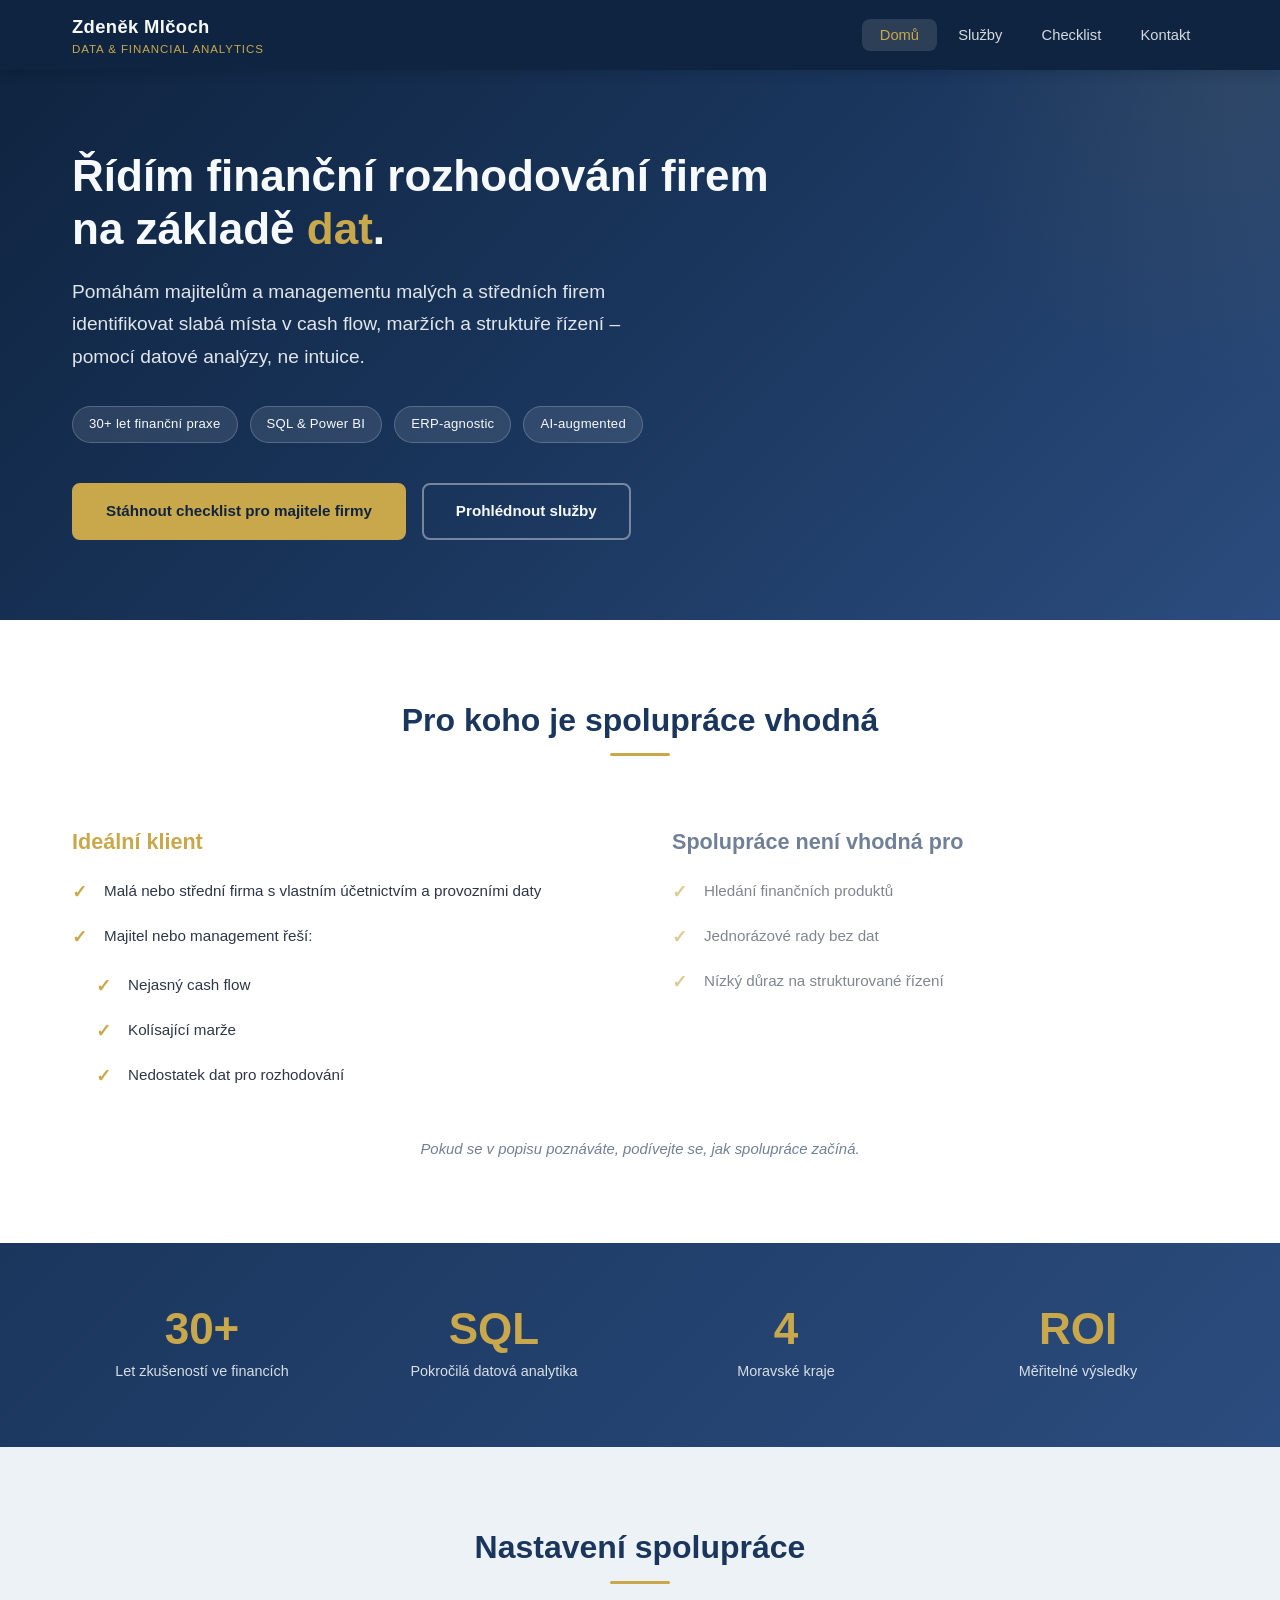
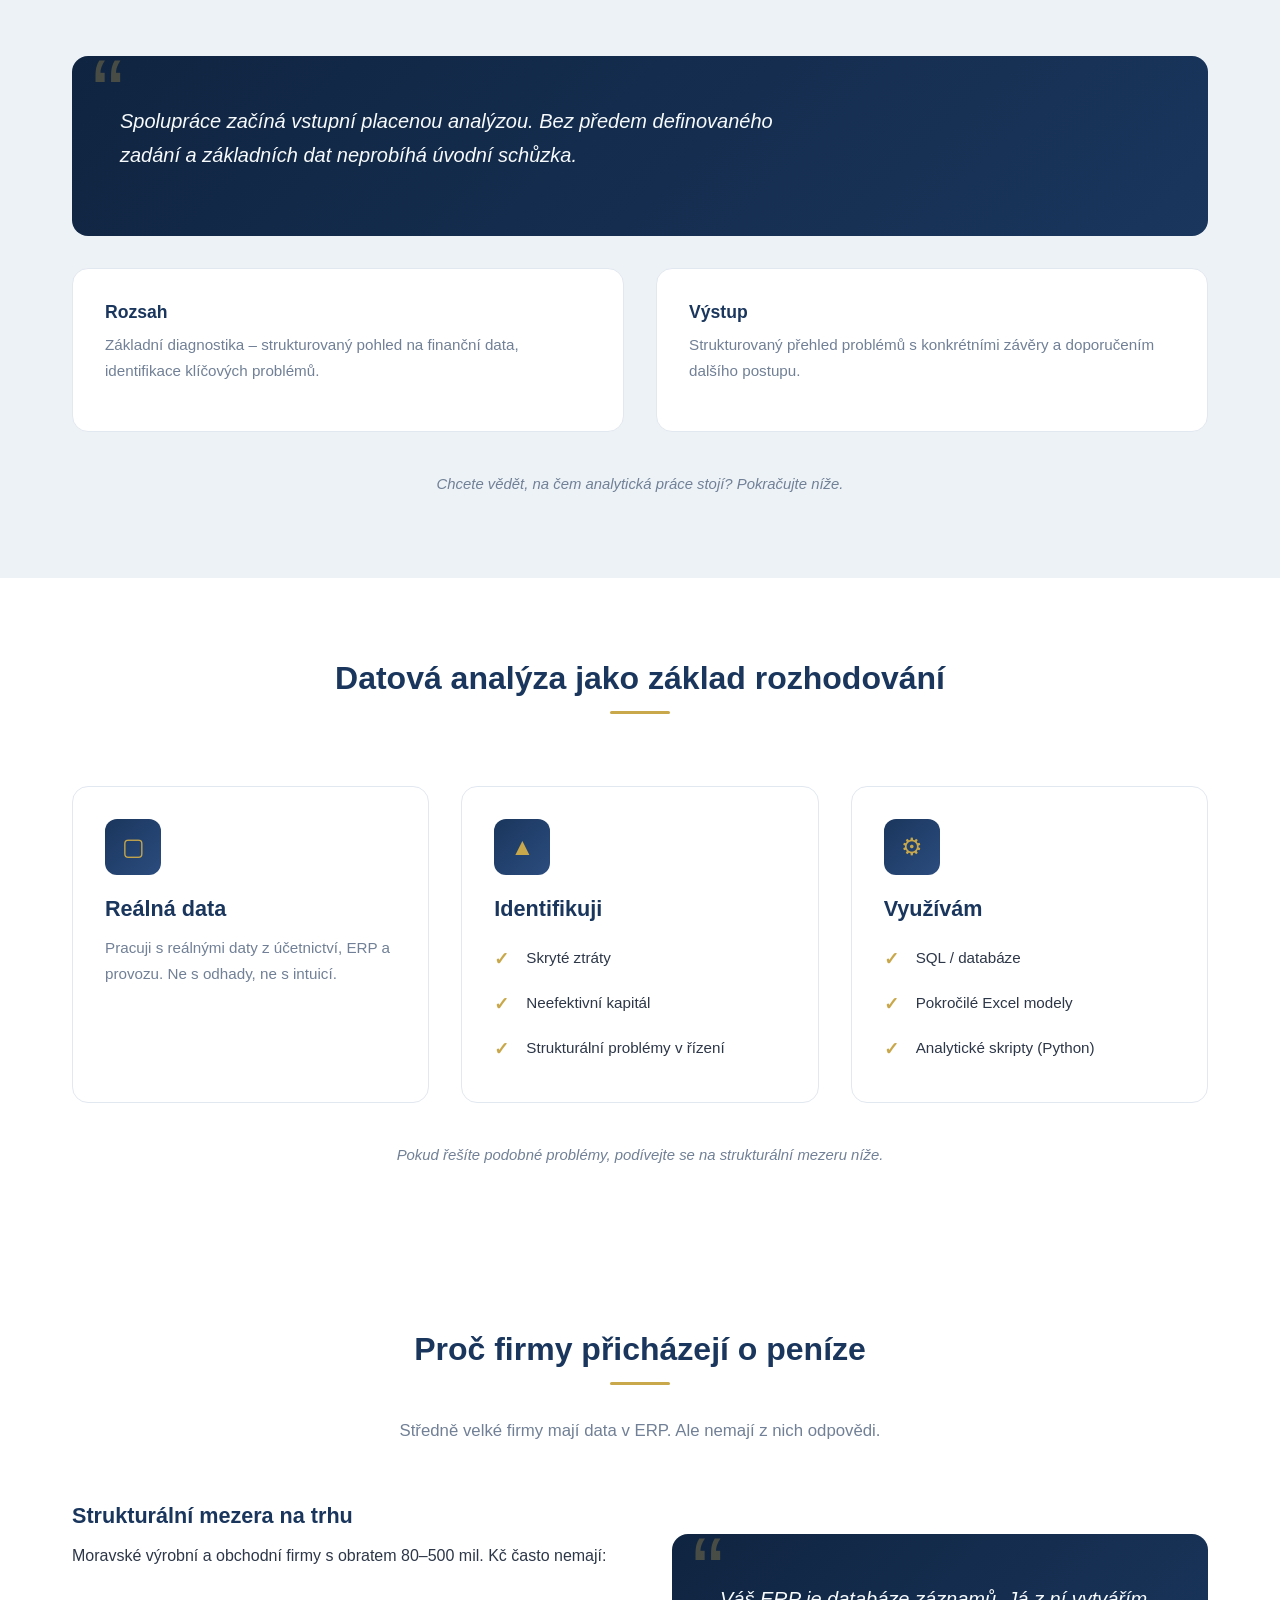
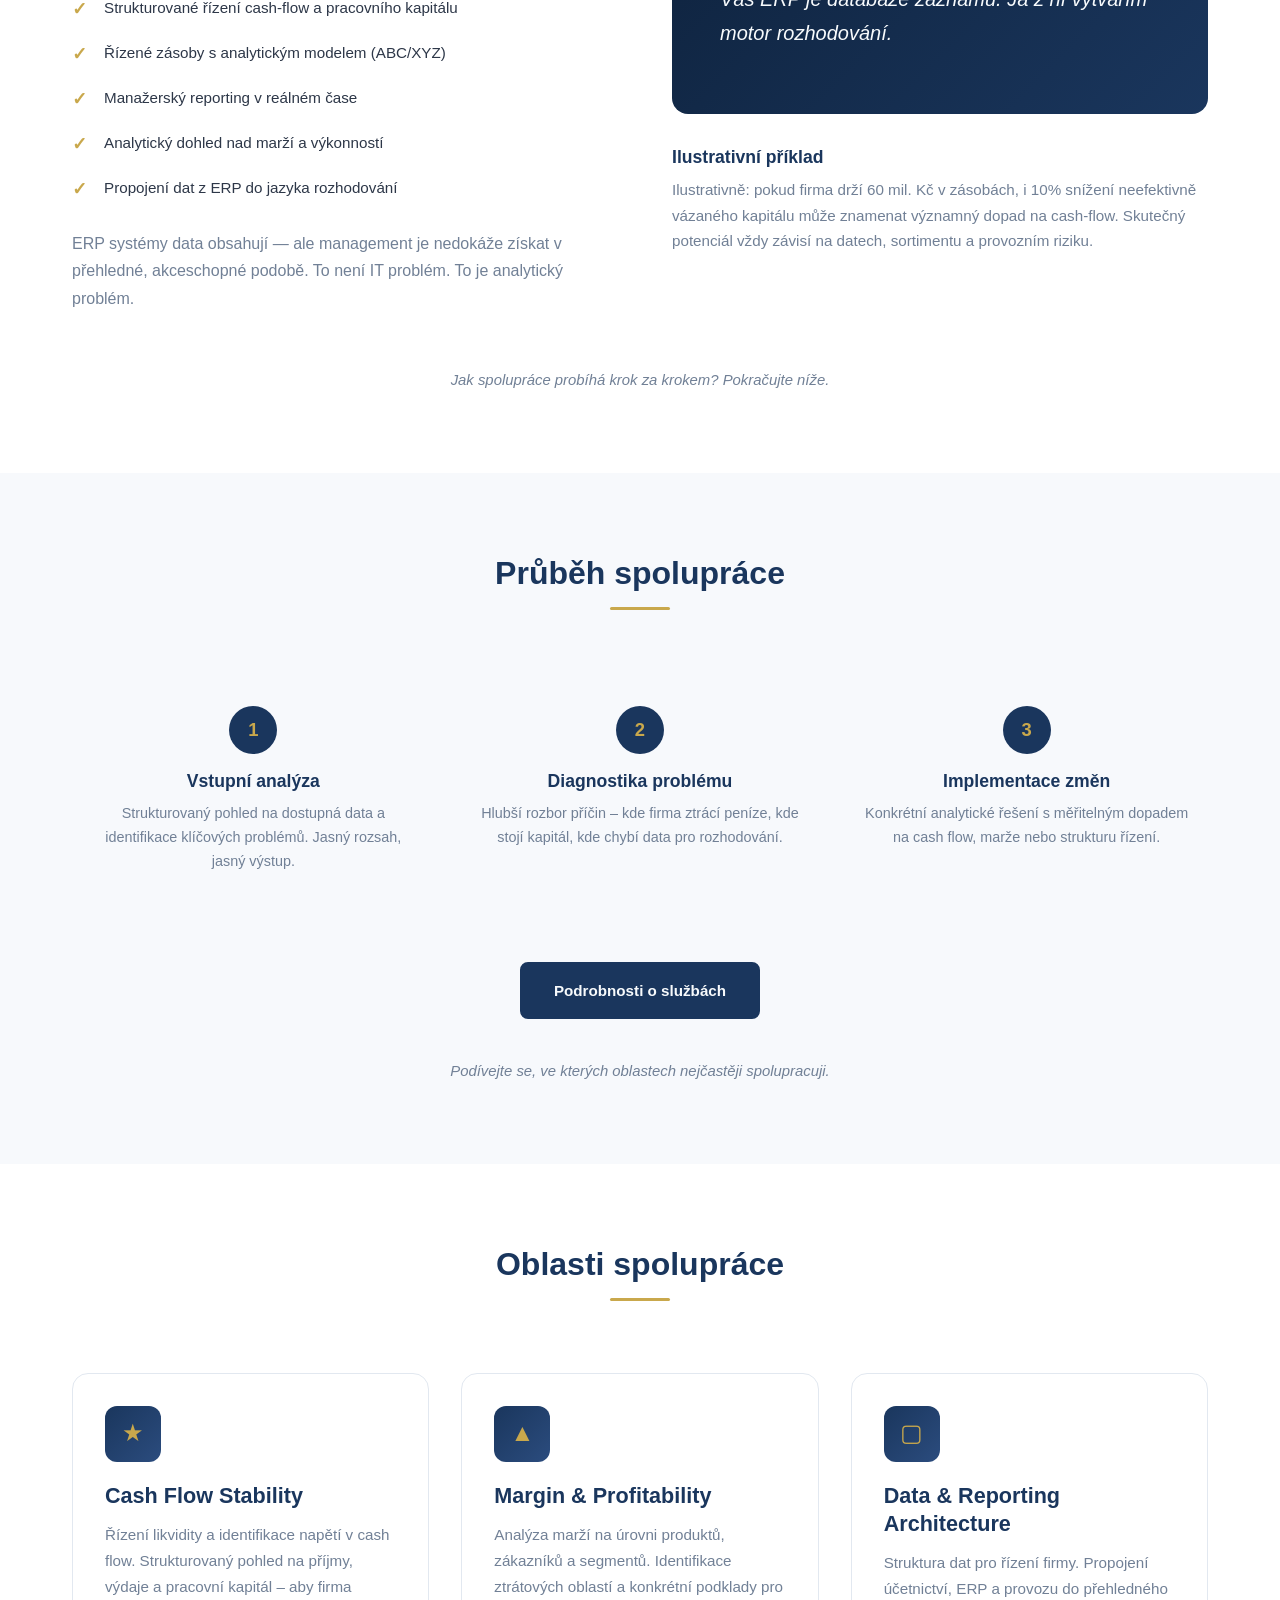
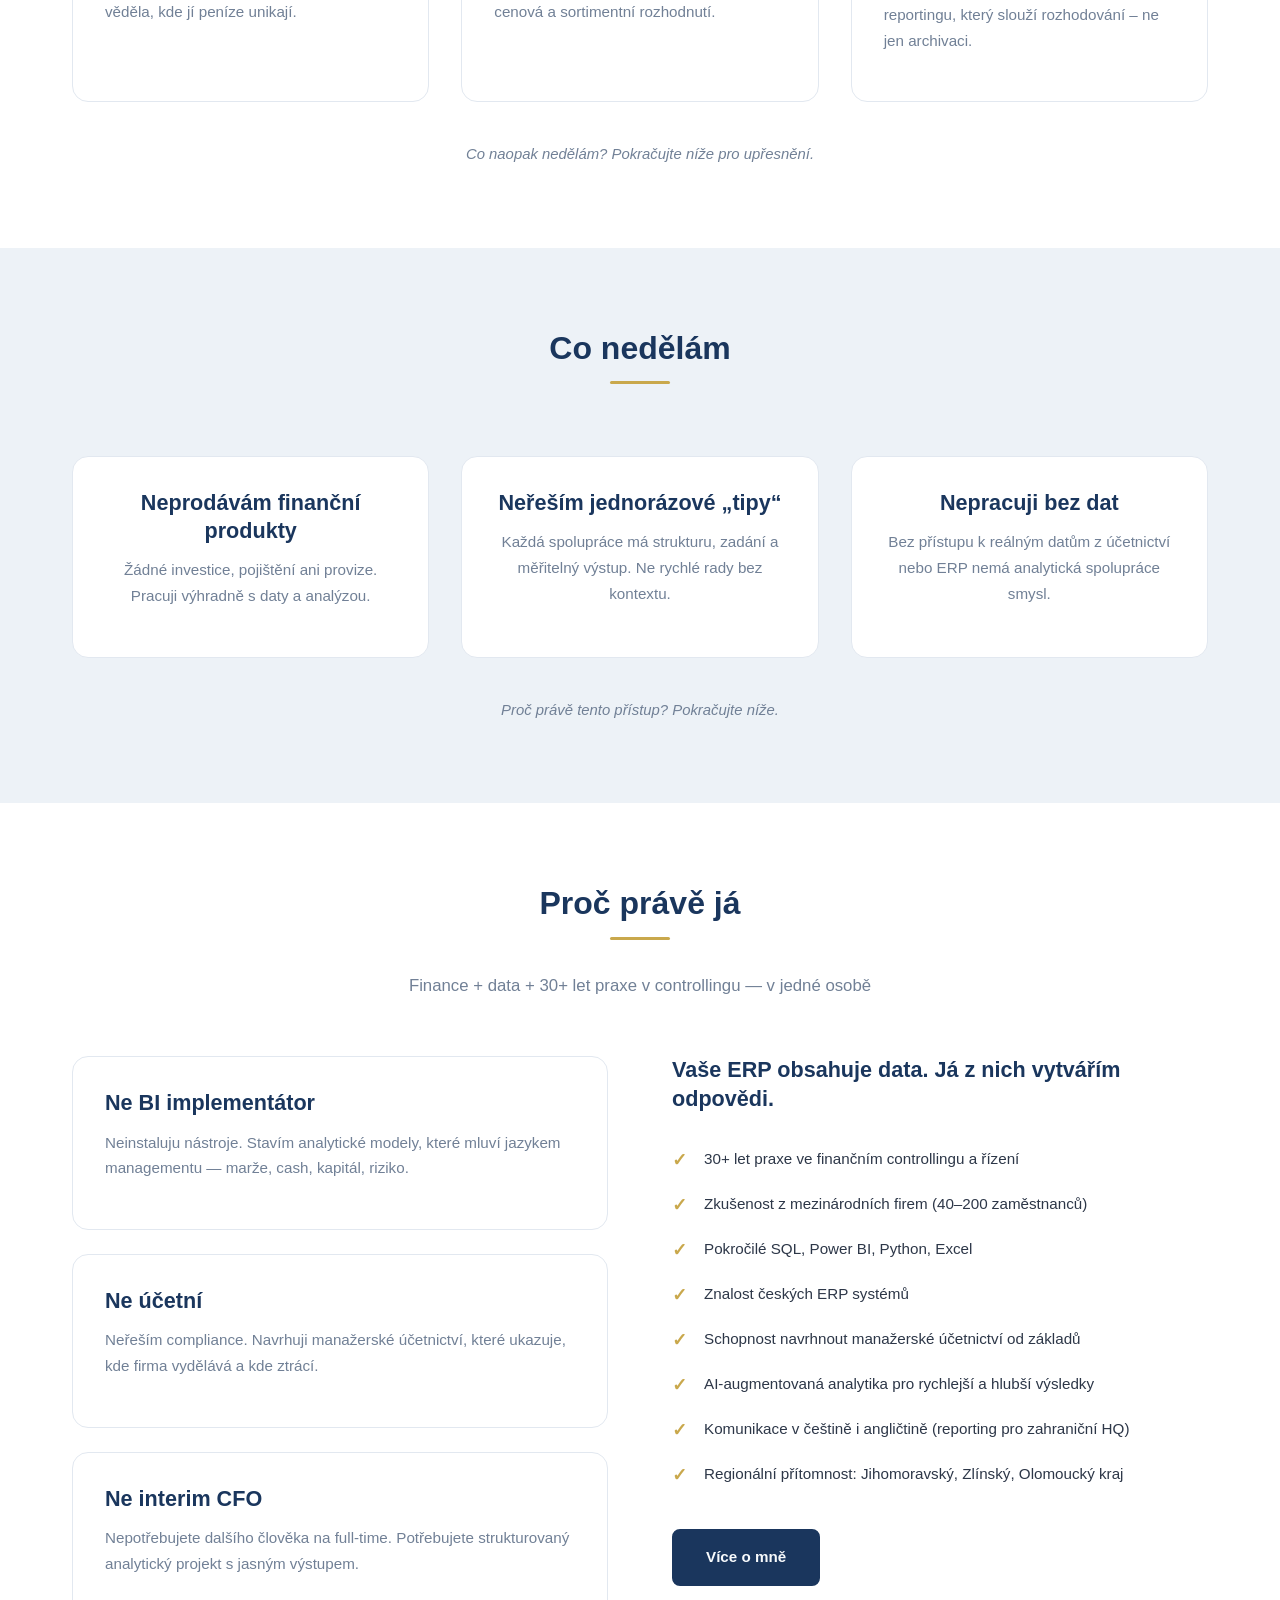
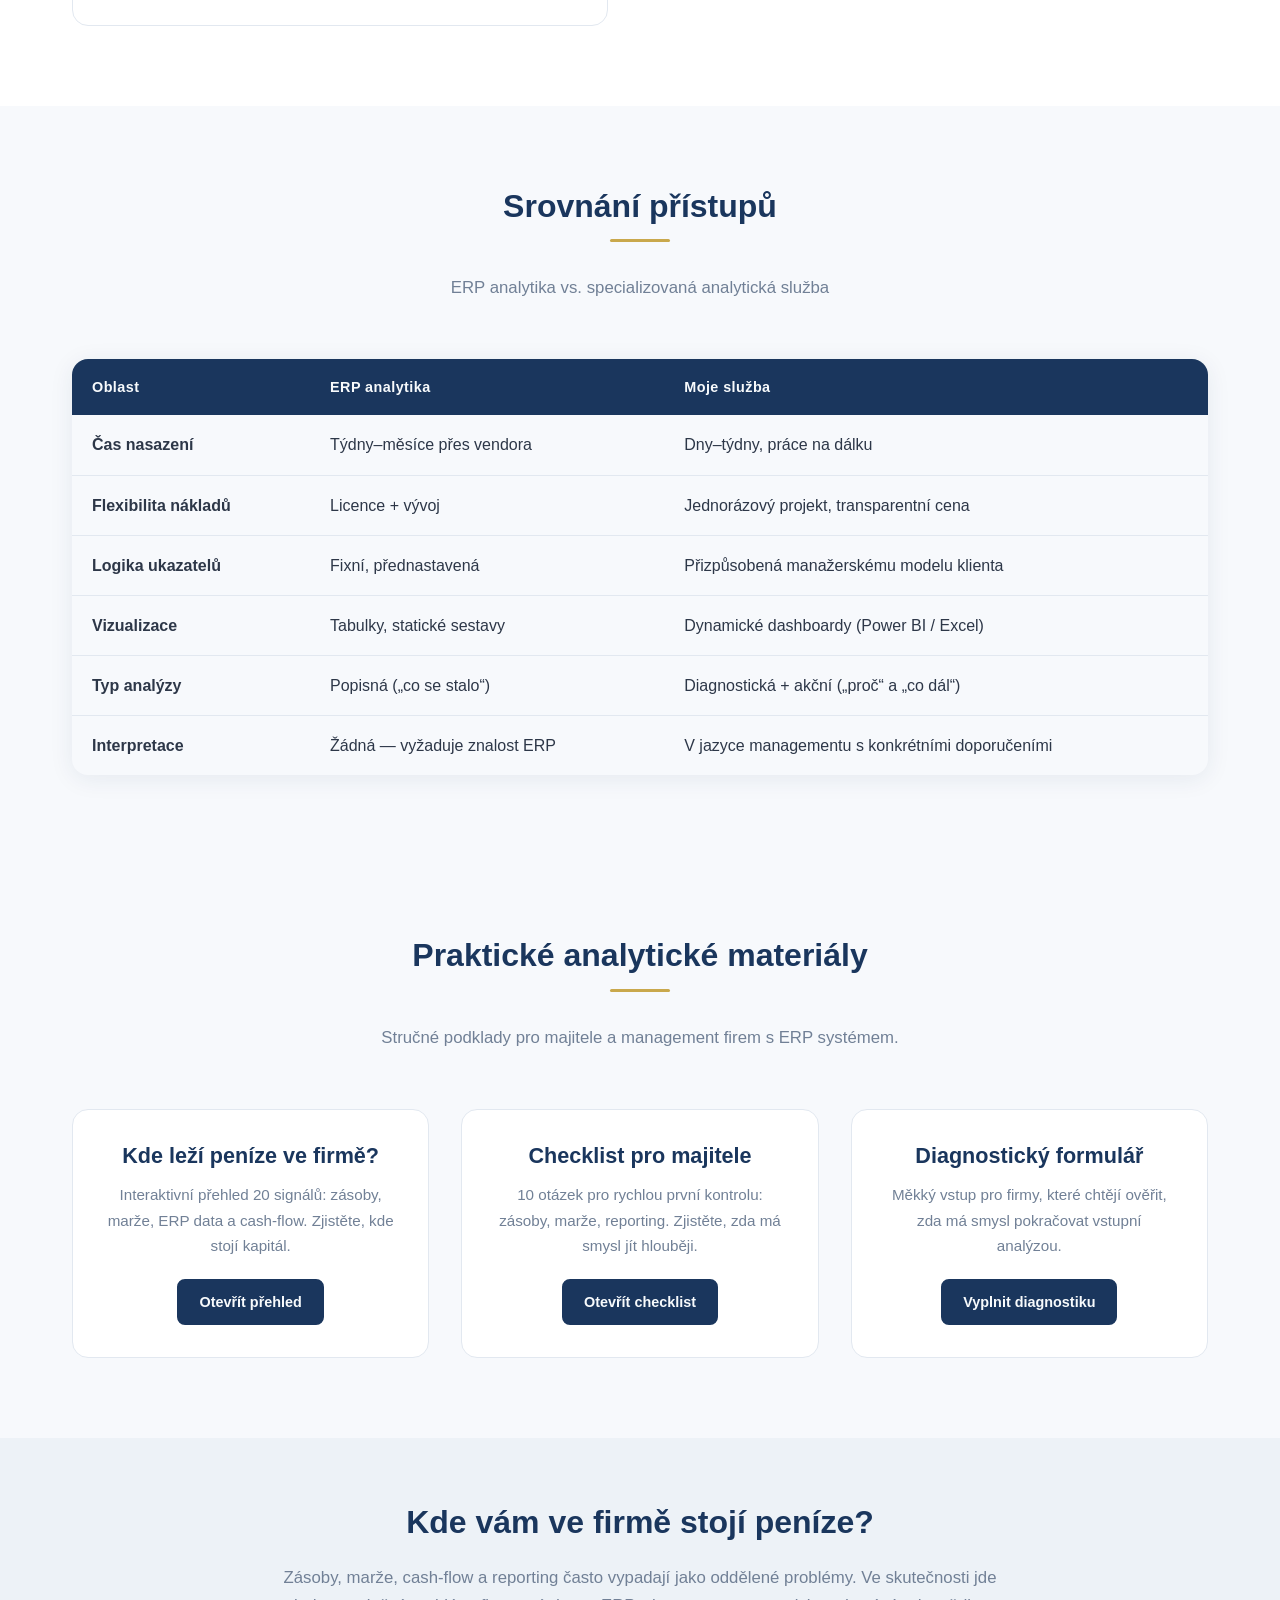
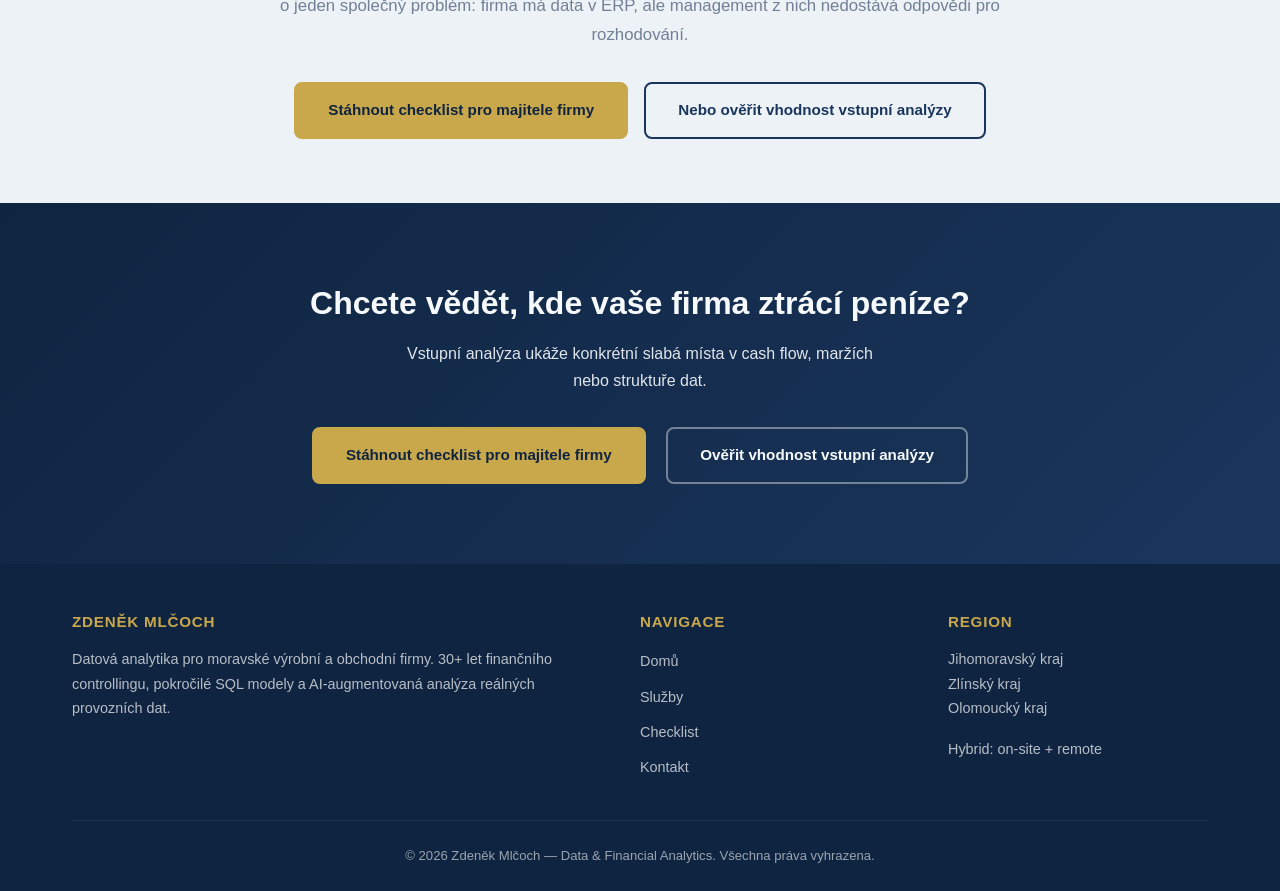
<file: docs/index.html>
<!DOCTYPE html>
<html lang="cs">
<head>
  <meta charset="UTF-8">
  <meta name="viewport" content="width=device-width, initial-scale=1.0">
  <title>Zdeněk Mlčoch | Datová a finanční analytika pro SME</title>
  <meta name="description" content="Datová analytika pro moravské výrobní a obchodní firmy. Identifikuji slabá místa v cash-flow, maržích, zásobách a manažerském reportingu na základě reálných dat z ERP.">
  <meta name="robots" content="index, follow">
  <meta name="author" content="Zdeněk Mlčoch">
  <link rel="canonical" href="https://hapeon.cz/">
  <meta property="og:type" content="website">
  <meta property="og:locale" content="cs_CZ">
  <meta property="og:title" content="Zdeněk Mlčoch | Datová a finanční analytika pro SME">
  <meta property="og:description" content="Datová analytika pro moravské výrobní a obchodní firmy. Pomáhám identifikovat slabá místa v cash-flow, maržích, zásobách a manažerském reportingu.">
  <meta property="og:url" content="https://hapeon.cz/">
  <meta property="og:site_name" content="Zdeněk Mlčoch – Data & Financial Analytics">
  <meta name="twitter:card" content="summary">
  <meta name="twitter:title" content="Zdeněk Mlčoch | Datová a finanční analytika pro SME">
  <meta name="twitter:description" content="Datová analytika pro moravské výrobní a obchodní firmy. Zásoby, marže, cash-flow a reporting z ERP dat.">
  <meta name="google-site-verification" content="HN2IzfpdLpZUpxfwJQ4ksddzNLrkRe3ZkS05-X7DRC8">
  <link rel="stylesheet" href="style.css">
</head>
<body>

<!-- NAVIGATION -->
<nav class="navbar">
  <div class="container">
    <a href="index.html" class="nav-logo">
      Zdeněk Mlčoch
      <span>Data &amp; Financial Analytics</span>
    </a>
    <button class="nav-toggle" onclick="document.querySelector('.nav-links').classList.toggle('open')">&#9776;</button>
    <ul class="nav-links">
      <li><a href="index.html" class="active">Domů</a></li>
      <li><a href="sluzby.html">Služby</a></li>
      <li><a href="checklist.html">Checklist</a></li>
      <li><a href="kontakt.html">Kontakt</a></li>
    </ul>
  </div>
</nav>

<!-- HERO -->
<section class="hero">
  <div class="container">
    <div class="hero-content">
      <h1>Řídím finanční rozhodování firem na základě <span class="highlight">dat</span>.</h1>
      <p class="subtitle">
        Pomáhám majitelům a managementu malých a středních firem identifikovat slabá místa
        v cash flow, maržích a struktuře řízení &ndash; pomocí datové analýzy, ne intuice.
      </p>
      <div class="hero-badges">
        <span class="badge">30+ let finanční praxe</span>
        <span class="badge">SQL &amp; Power BI</span>
        <span class="badge">ERP-agnostic</span>
        <span class="badge">AI-augmented</span>
      </div>
      <div class="hero-cta">
        <a href="checklist.html" class="btn btn-primary">Stáhnout checklist pro majitele firmy</a>
        <a href="sluzby.html" class="btn btn-outline">Prohlédnout služby</a>
      </div>
    </div>
  </div>
</section>

<!-- CLIENT FILTER -->
<section>
  <div class="container">
    <div class="section-header">
      <h2>Pro koho je spolupráce vhodná</h2>
    </div>
    <div class="two-col">
      <div>
        <h3 style="color: var(--accent);">Ideální klient</h3>
        <ul class="feature-list">
          <li>Malá nebo střední firma s vlastním účetnictvím a provozními daty</li>
          <li>Majitel nebo management řeší:</li>
        </ul>
        <ul class="feature-list" style="padding-left: 1.5rem; margin-top: 0.25rem;">
          <li>Nejasný cash flow</li>
          <li>Kolísající marže</li>
          <li>Nedostatek dat pro rozhodování</li>
        </ul>
      </div>
      <div>
        <h3 style="color: var(--text-light);">Spolupráce není vhodná pro</h3>
        <ul class="feature-list">
          <li style="opacity: 0.6;">Hledání finančních produktů</li>
          <li style="opacity: 0.6;">Jednorázové rady bez dat</li>
          <li style="opacity: 0.6;">Nízký důraz na strukturované řízení</li>
        </ul>
      </div>
    </div>
    <p class="section-transition">Pokud se v popisu poznáváte, podívejte se, jak spolupráce začíná.</p>
  </div>
</section>

<!-- STATS -->
<section style="background: linear-gradient(135deg, var(--primary), var(--primary-light)); padding: 2.5rem 0;">
  <div class="container">
    <div class="stats-row">
      <div class="stat-item">
        <div class="stat-number">30+</div>
        <div class="stat-label">Let zkušeností ve financích</div>
      </div>
      <div class="stat-item">
        <div class="stat-number">SQL</div>
        <div class="stat-label">Pokročilá datová analytika</div>
      </div>
      <div class="stat-item">
        <div class="stat-number">4</div>
        <div class="stat-label">Moravské kraje</div>
      </div>
      <div class="stat-item">
        <div class="stat-number">ROI</div>
        <div class="stat-label">Měřitelné výsledky</div>
      </div>
    </div>
  </div>
</section>

<!-- ENTRY BARRIER -->
<section class="bg-alt">
  <div class="container">
    <div class="section-header">
      <h2>Nastavení spolupráce</h2>
    </div>
    <div class="quote-block">
      <p>Spolupráce začíná vstupní placenou analýzou. Bez předem definovaného zadání a základních dat neprobíhá úvodní schůzka.</p>
    </div>
    <div class="card-grid-2" style="margin-top: 2rem;">
      <div class="card">
        <h4>Rozsah</h4>
        <p>Základní diagnostika &ndash; strukturovaný pohled na finanční data, identifikace klíčových problémů.</p>
      </div>
      <div class="card">
        <h4>Výstup</h4>
        <p>Strukturovaný přehled problémů s konkrétními závěry a doporučením dalšího postupu.</p>
      </div>
    </div>
    <p class="section-transition">Chcete vědět, na čem analytická práce stojí? Pokračujte níže.</p>
  </div>
</section>

<!-- DATA ANALYTICS POSITIONING -->
<section>
  <div class="container">
    <div class="section-header">
      <h2>Datová analýza jako základ rozhodování</h2>
    </div>
    <div class="card-grid-3">
      <div class="card">
        <div class="card-icon">&#9634;</div>
        <h3>Reálná data</h3>
        <p>Pracuji s reálnými daty z účetnictví, ERP a provozu. Ne s odhady, ne s intuicí.</p>
      </div>
      <div class="card">
        <div class="card-icon">&#9650;</div>
        <h3>Identifikuji</h3>
        <ul class="feature-list">
          <li>Skryté ztráty</li>
          <li>Neefektivní kapitál</li>
          <li>Strukturální problémy v řízení</li>
        </ul>
      </div>
      <div class="card">
        <div class="card-icon">&#9881;</div>
        <h3>Využívám</h3>
        <ul class="feature-list">
          <li>SQL / databáze</li>
          <li>Pokročilé Excel modely</li>
          <li>Analytické skripty (Python)</li>
        </ul>
      </div>
    </div>
    <p class="section-transition">Pokud řešíte podobné problémy, podívejte se na strukturální mezeru níže.</p>
  </div>
</section>

<!-- PROBLEM / VALUE PROPOSITION -->
<section>
  <div class="container">
    <div class="section-header">
      <h2>Proč firmy přicházejí o peníze</h2>
      <p>Středně velké firmy mají data v ERP. Ale nemají z nich odpovědi.</p>
    </div>
    <div class="two-col">
      <div class="two-col-content">
        <h3>Strukturální mezera na trhu</h3>
        <p>Moravské výrobní a obchodní firmy s obratem 80&ndash;500 mil. Kč často nemají:</p>
        <ul class="feature-list">
          <li>Strukturované řízení cash-flow a pracovního kapitálu</li>
          <li>Řízené zásoby s analytickým modelem (ABC/XYZ)</li>
          <li>Manažerský reporting v reálném čase</li>
          <li>Analytický dohled nad marží a výkonností</li>
          <li>Propojení dat z ERP do jazyka rozhodování</li>
        </ul>
        <p style="margin-top: 1.25rem; color: var(--text-light);">
          ERP systémy data obsahují &mdash; ale management je nedokáže získat v přehledné,
          akceschopné podobě. To není IT problém. To je analytický problém.
        </p>
      </div>
      <div>
        <div class="quote-block">
          <p>Váš ERP je databáze záznamů. Já z ní vytvářím motor rozhodování.</p>
        </div>
        <div style="margin-top: 2rem;">
          <h4>Ilustrativní příklad</h4>
          <p style="font-size: 0.95rem; color: var(--text-light);">
            Ilustrativně: pokud firma drží 60 mil. Kč v zásobách, i 10% snížení neefektivně
            vázaného kapitálu může znamenat významný dopad na cash-flow. Skutečný potenciál
            vždy závisí na datech, sortimentu a provozním riziku.
          </p>
        </div>
      </div>
    </div>
    <p class="section-transition">Jak spolupráce probíhá krok za krokem? Pokračujte níže.</p>
  </div>
</section>

<!-- PROCESS STRUCTURE -->
<section class="bg-light">
  <div class="container">
    <div class="section-header">
      <h2>Průběh spolupráce</h2>
    </div>
    <div class="process-steps" style="grid-template-columns: repeat(3, 1fr);">
      <div class="step">
        <h4>Vstupní analýza</h4>
        <p>Strukturovaný pohled na dostupná data a identifikace klíčových problémů. Jasný rozsah, jasný výstup.</p>
      </div>
      <div class="step">
        <h4>Diagnostika problému</h4>
        <p>Hlubší rozbor příčin &ndash; kde firma ztrácí peníze, kde stojí kapitál, kde chybí data pro rozhodování.</p>
      </div>
      <div class="step">
        <h4>Implementace změn</h4>
        <p>Konkrétní analytické řešení s měřitelným dopadem na cash flow, marže nebo strukturu řízení.</p>
      </div>
    </div>
    <div style="text-align: center; margin-top: 3rem;">
      <a href="sluzby.html" class="btn btn-dark">Podrobnosti o službách</a>
    </div>
    <p class="section-transition">Podívejte se, ve kterých oblastech nejčastěji spolupracuji.</p>
  </div>
</section>

<!-- CORE MODULES -->
<section>
  <div class="container">
    <div class="section-header">
      <h2>Oblasti spolupráce</h2>
    </div>
    <div class="card-grid-3">
      <div class="card">
        <div class="card-icon">&#9733;</div>
        <h3>Cash Flow Stability</h3>
        <p>Řízení likvidity a identifikace napětí v cash flow. Strukturovaný pohled na příjmy, výdaje a pracovní kapitál &ndash; aby firma věděla, kde jí peníze unikají.</p>
      </div>
      <div class="card">
        <div class="card-icon">&#9650;</div>
        <h3>Margin &amp; Profitability</h3>
        <p>Analýza marží na úrovni produktů, zákazníků a segmentů. Identifikace ztrátových oblastí a konkrétní podklady pro cenová a sortimentní rozhodnutí.</p>
      </div>
      <div class="card">
        <div class="card-icon">&#9634;</div>
        <h3>Data &amp; Reporting Architecture</h3>
        <p>Struktura dat pro řízení firmy. Propojení účetnictví, ERP a provozu do přehledného reportingu, který slouží rozhodování &ndash; ne jen archivaci.</p>
      </div>
    </div>
    <p class="section-transition">Co naopak nedělám? Pokračujte níže pro upřesnění.</p>
  </div>
</section>


<!-- ANTI-POSITIONING -->
<section class="bg-alt">
  <div class="container">
    <div class="section-header">
      <h2>Co nedělám</h2>
    </div>
    <div class="card-grid-3">
      <div class="card" style="text-align: center;">
        <h3>Neprodávám finanční produkty</h3>
        <p>Žádné investice, pojištění ani provize. Pracuji výhradně s daty a analýzou.</p>
      </div>
      <div class="card" style="text-align: center;">
        <h3>Neřeším jednorázové &bdquo;tipy&ldquo;</h3>
        <p>Každá spolupráce má strukturu, zadání a měřitelný výstup. Ne rychlé rady bez kontextu.</p>
      </div>
      <div class="card" style="text-align: center;">
        <h3>Nepracuji bez dat</h3>
        <p>Bez přístupu k reálným datům z účetnictví nebo ERP nemá analytická spolupráce smysl.</p>
      </div>
    </div>
    <p class="section-transition">Proč právě tento přístup? Pokračujte níže.</p>
  </div>
</section>

<!-- WHY ME -->
<section>
  <div class="container">
    <div class="section-header">
      <h2>Proč právě já</h2>
      <p>Finance + data + 30+ let praxe v controllingu — v jedné osobě</p>
    </div>
    <div class="two-col">
      <div>
        <div class="card" style="margin-bottom: 1.5rem;">
          <h3>Ne BI implementátor</h3>
          <p>Neinstaluju nástroje. Stavím analytické modely, které mluví jazykem managementu &mdash; marže, cash, kapitál, riziko.</p>
        </div>
        <div class="card" style="margin-bottom: 1.5rem;">
          <h3>Ne účetní</h3>
          <p>Neřeším compliance. Navrhuji manažerské účetnictví, které ukazuje, kde firma vydělává a kde ztrácí.</p>
        </div>
        <div class="card">
          <h3>Ne interim CFO</h3>
          <p>Nepotřebujete dalšího člověka na full-time. Potřebujete strukturovaný analytický projekt s jasným výstupem.</p>
        </div>
      </div>
      <div>
        <h3>Vaše ERP obsahuje data. Já z nich vytvářím odpovědi.</h3>
        <ul class="feature-list" style="margin-top: 1.5rem;">
          <li>30+ let praxe ve finančním controllingu a řízení</li>
          <li>Zkušenost z mezinárodních firem (40&ndash;200 zaměstnanců)</li>
          <li>Pokročilé SQL, Power BI, Python, Excel</li>
          <li>Znalost českých ERP systémů</li>
          <li>Schopnost navrhnout manažerské účetnictví od základů</li>
          <li>AI-augmentovaná analytika pro rychlejší a hlubší výsledky</li>
          <li>Komunikace v češtině i angličtině (reporting pro zahraniční HQ)</li>
          <li>Regionální přítomnost: Jihomoravský, Zlínský, Olomoucký kraj</li>
        </ul>
        <div style="margin-top: 2rem;">
          <a href="o-mne.html" class="btn btn-dark">Více o mně</a>
        </div>
      </div>
    </div>
  </div>
</section>

<!-- COMPETITIVE COMPARISON -->
<section class="bg-light">
  <div class="container">
    <div class="section-header">
      <h2>Srovnání přístupů</h2>
      <p>ERP analytika vs. specializovaná analytická služba</p>
    </div>
    <table class="styled-table">
      <thead>
        <tr>
          <th>Oblast</th>
          <th>ERP analytika</th>
          <th>Moje služba</th>
        </tr>
      </thead>
      <tbody>
        <tr>
          <td><strong>Čas nasazení</strong></td>
          <td>Týdny&ndash;měsíce přes vendora</td>
          <td>Dny&ndash;týdny, práce na dálku</td>
        </tr>
        <tr>
          <td><strong>Flexibilita nákladů</strong></td>
          <td>Licence + vývoj</td>
          <td>Jednorázový projekt, transparentní cena</td>
        </tr>
        <tr>
          <td><strong>Logika ukazatelů</strong></td>
          <td>Fixní, přednastavená</td>
          <td>Přizpůsobená manažerskému modelu klienta</td>
        </tr>
        <tr>
          <td><strong>Vizualizace</strong></td>
          <td>Tabulky, statické sestavy</td>
          <td>Dynamické dashboardy (Power BI / Excel)</td>
        </tr>
        <tr>
          <td><strong>Typ analýzy</strong></td>
          <td>Popisná (&bdquo;co se stalo&ldquo;)</td>
          <td>Diagnostická + akční (&bdquo;proč&ldquo; a &bdquo;co dál&ldquo;)</td>
        </tr>
        <tr>
          <td><strong>Interpretace</strong></td>
          <td>Žádná &mdash; vyžaduje znalost ERP</td>
          <td>V jazyce managementu s konkrétními doporučeními</td>
        </tr>
      </tbody>
    </table>
  </div>
</section>

<!-- PRACTICAL MATERIALS -->
<section class="bg-light">
  <div class="container">
    <div class="section-header">
      <h2>Praktické analytické materiály</h2>
      <p>Stručné podklady pro majitele a management firem s ERP systémem.</p>
    </div>
    <div class="card-grid-3">
      <div class="card" style="text-align: center;">
        <h3>Kde leží peníze ve firmě?</h3>
        <p>Interaktivní přehled 20 signálů: zásoby, marže, ERP data a cash-flow. Zjistěte, kde stojí kapitál.</p>
        <div style="margin-top: 1.25rem;">
          <a href="kde-lezi-penize.html" class="btn btn-dark" style="display: inline-block; font-size: 0.9rem; padding: 0.55rem 1.25rem;">Otevřít přehled</a>
        </div>
      </div>
      <div class="card" style="text-align: center;">
        <h3>Checklist pro majitele</h3>
        <p>10 otázek pro rychlou první kontrolu: zásoby, marže, reporting. Zjistěte, zda má smysl jít hlouběji.</p>
        <div style="margin-top: 1.25rem;">
          <a href="checklist.html" class="btn btn-dark" style="display: inline-block; font-size: 0.9rem; padding: 0.55rem 1.25rem;">Otevřít checklist</a>
        </div>
      </div>
      <div class="card" style="text-align: center;">
        <h3>Diagnostický formulář</h3>
        <p>Měkký vstup pro firmy, které chtějí ověřit, zda má smysl pokračovat vstupní analýzou.</p>
        <div style="margin-top: 1.25rem;">
          <a href="diagnostika.html" class="btn btn-dark" style="display: inline-block; font-size: 0.9rem; padding: 0.55rem 1.25rem;">Vyplnit diagnostiku</a>
        </div>
      </div>
    </div>
  </div>
</section>

<!-- CHECKLIST CTA -->
<section style="background: var(--bg-alt); padding: 4rem 0;">
  <div class="container">
    <div style="max-width: 720px; margin: 0 auto; text-align: center;">
      <h2>Kde vám ve firmě stojí peníze?</h2>
      <p style="color: var(--text-light); margin: 1.25rem 0 2rem; font-size: 1.05rem;">
        Zásoby, marže, cash-flow a reporting často vypadají jako oddělené problémy.
        Ve skutečnosti jde o jeden společný problém: firma má data v ERP, ale management
        z nich nedostává odpovědi pro rozhodování.
      </p>
      <div style="display: flex; gap: 1rem; justify-content: center; flex-wrap: wrap;">
        <a href="checklist.html" class="btn btn-primary">Stáhnout checklist pro majitele firmy</a>
        <a href="diagnostika.html" class="btn btn-outline" style="color: var(--primary); border-color: var(--primary);">Nebo ověřit vhodnost vstupní analýzy</a>
      </div>
    </div>
  </div>
</section>

<!-- CTA -->
<section class="cta-section">
  <div class="container">
    <h2>Chcete vědět, kde vaše firma ztrácí peníze?</h2>
    <p>Vstupní analýza ukáže konkrétní slabá místa v cash flow, maržích nebo struktuře dat.</p>
    <a href="checklist.html" class="btn btn-primary">Stáhnout checklist pro majitele firmy</a>
    <a href="diagnostika.html" class="btn btn-outline" style="margin-left: 1rem;">Ověřit vhodnost vstupní analýzy</a>
  </div>
</section>

<!-- FOOTER -->
<footer class="footer">
  <div class="container">
    <div class="footer-grid">
      <div>
        <h4>Zdeněk Mlčoch</h4>
        <p>Datová analytika pro moravské výrobní a obchodní firmy. 30+ let finančního controllingu,
           pokročilé SQL modely a AI-augmentovaná analýza reálných provozních dat.</p>
      </div>
      <div>
        <h4>Navigace</h4>
        <ul class="footer-links">
          <li><a href="index.html">Domů</a></li>
          <li><a href="sluzby.html">Služby</a></li>
          <li><a href="checklist.html">Checklist</a></li>
          <li><a href="kontakt.html">Kontakt</a></li>
        </ul>
      </div>
      <div>
        <h4>Region</h4>
        <p>Jihomoravský kraj<br>Zlínský kraj<br>Olomoucký kraj</p>
        <p style="margin-top: 1rem;">Hybrid: on-site + remote</p>
      </div>
    </div>
    <div class="footer-bottom">
      &copy; 2026 Zdeněk Mlčoch &mdash; Data &amp; Financial Analytics. Všechna práva vyhrazena.
    </div>
  </div>
</footer>

</body>
</html>
</file>
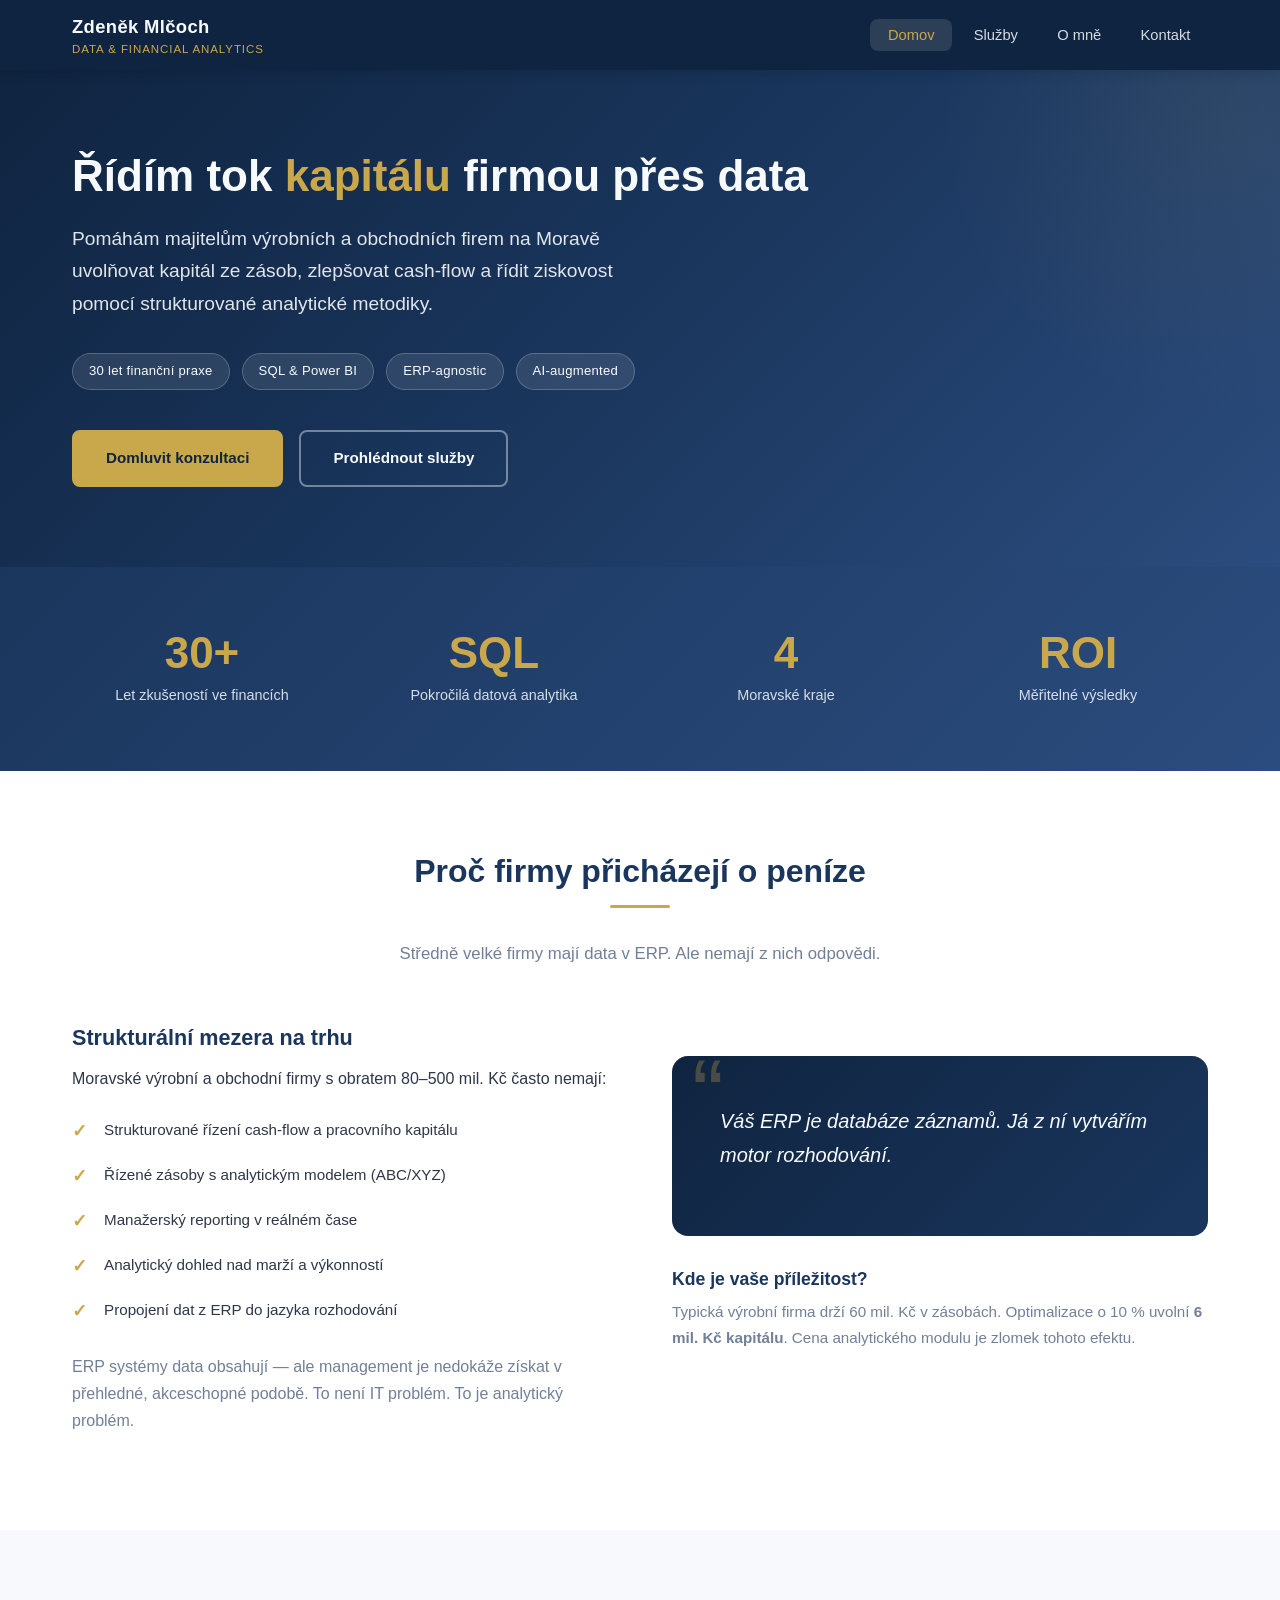
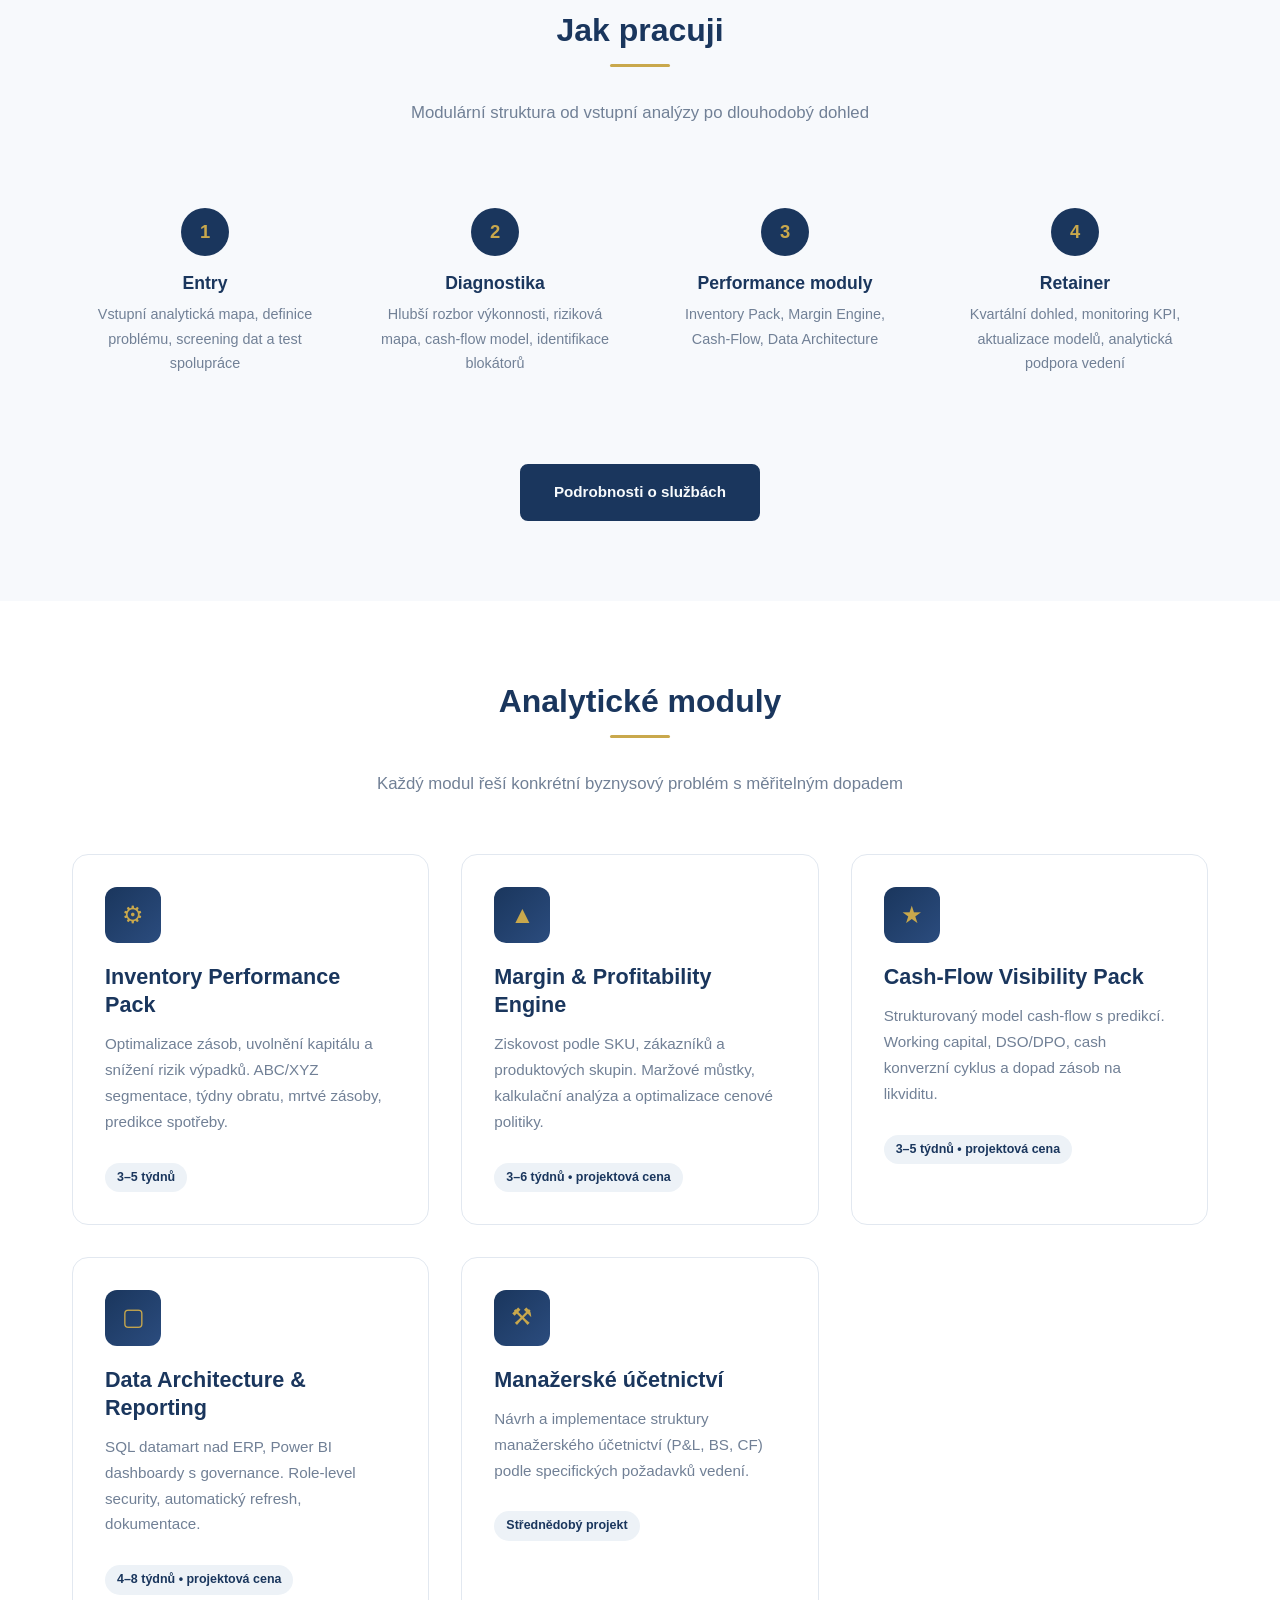
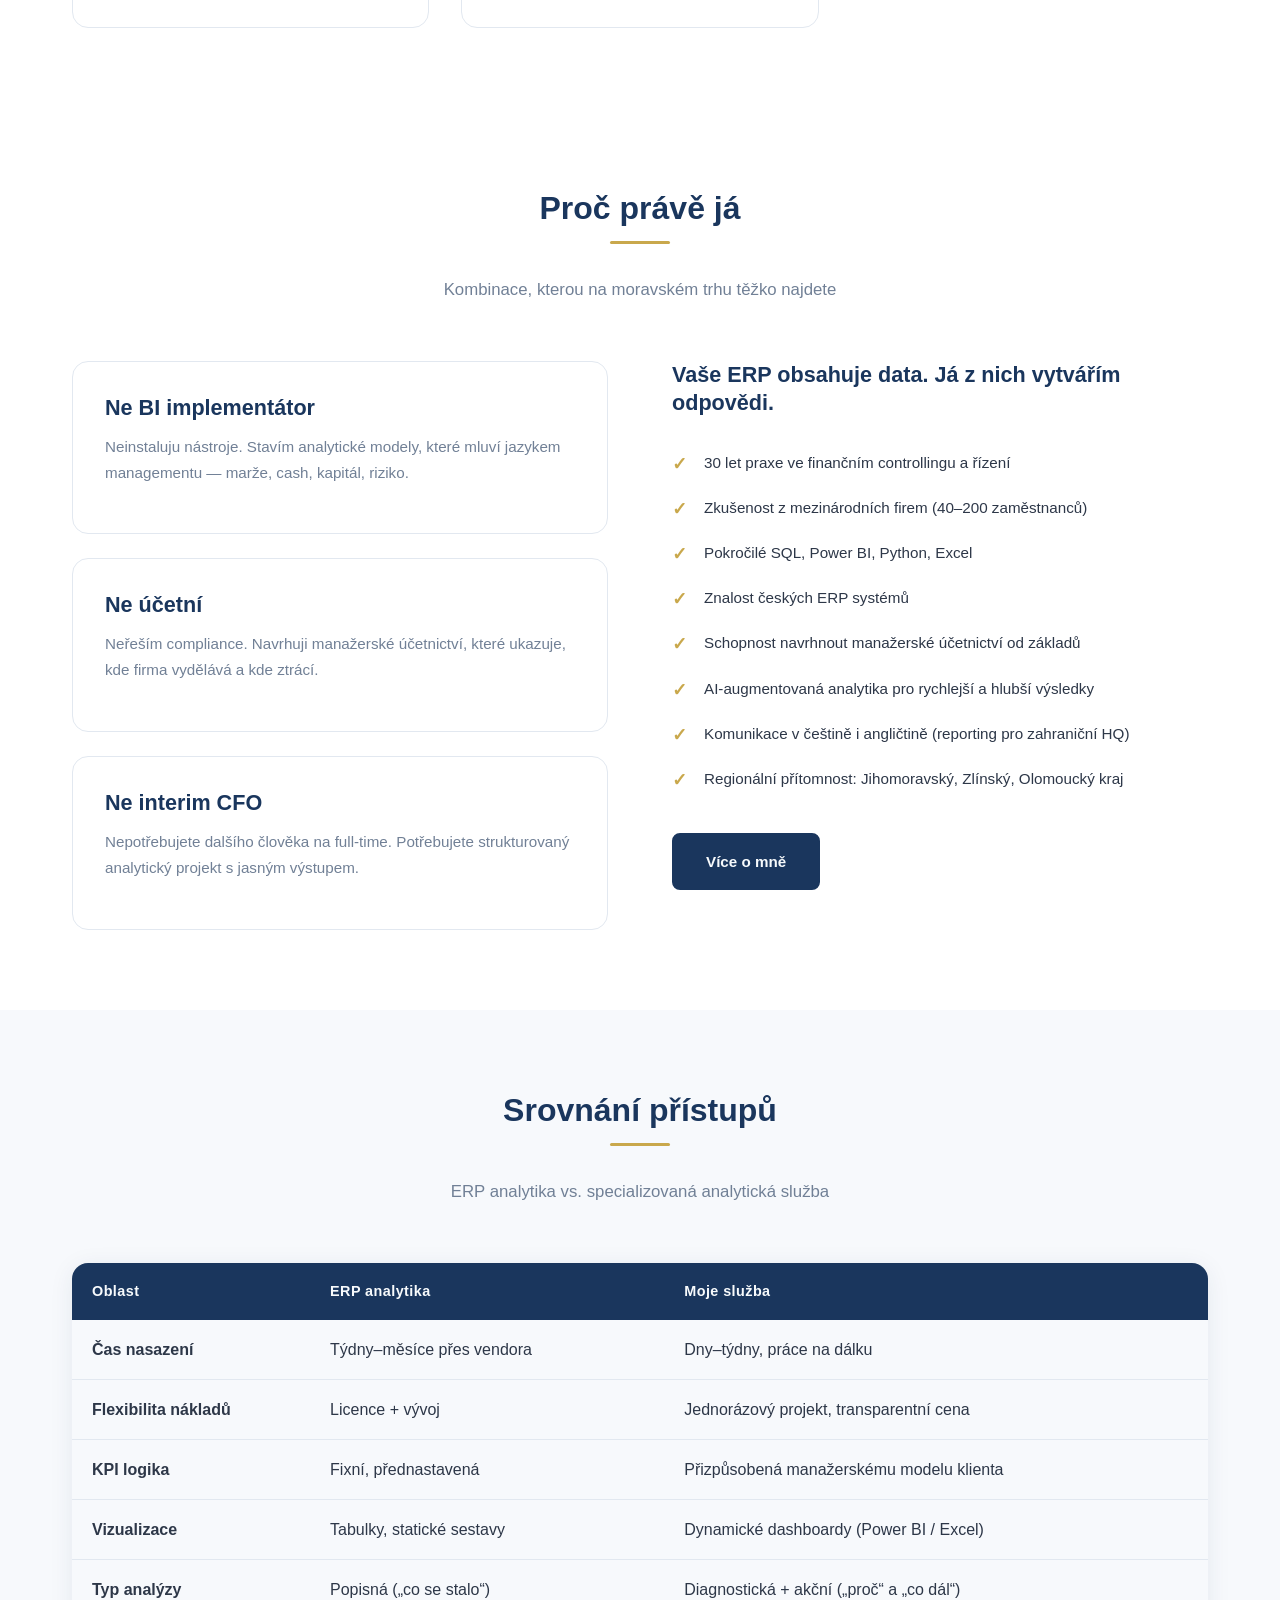
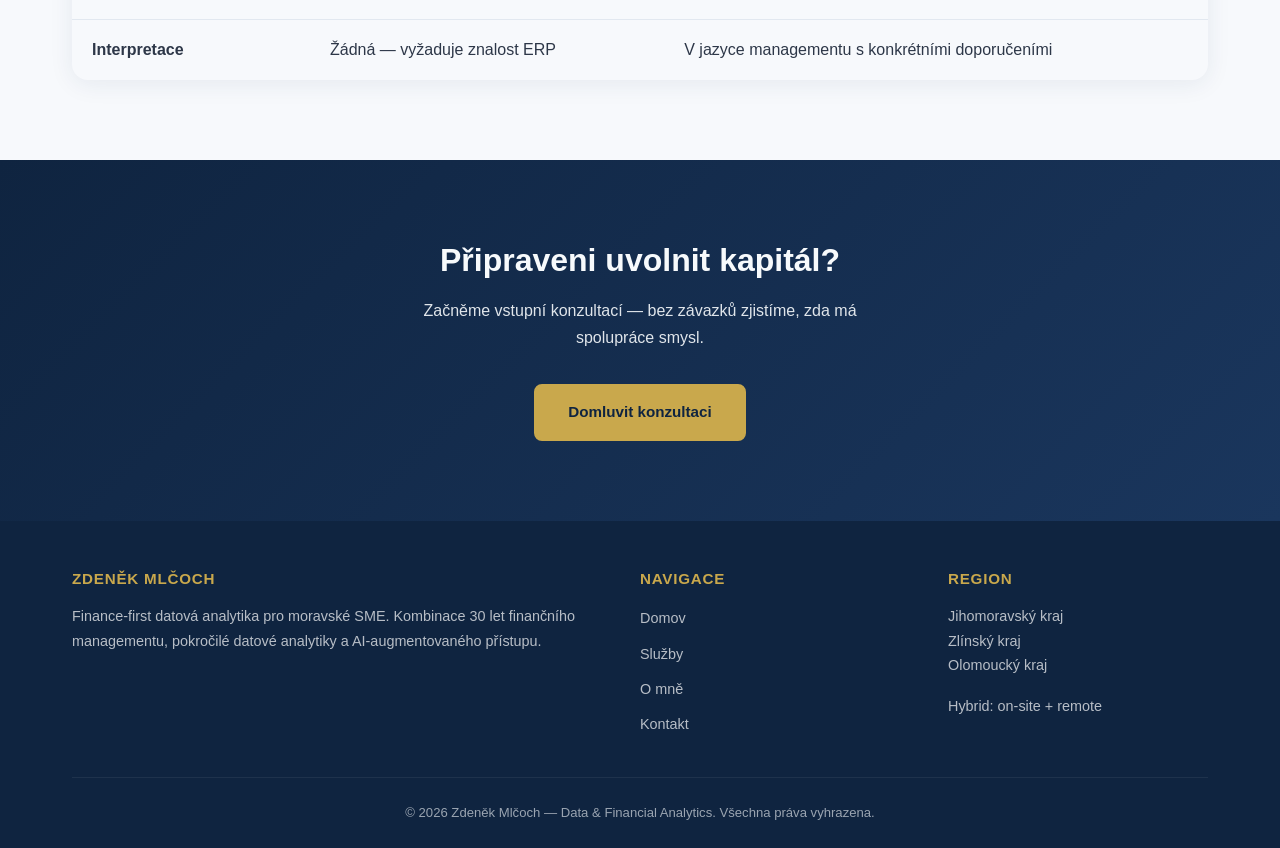
<file: web/index.html>
<!DOCTYPE html>
<html lang="cs">
<head>
  <meta charset="UTF-8">
  <meta name="viewport" content="width=device-width, initial-scale=1.0">
  <title>Zdeněk Mlčoch | Datová a finanční analytika pro SME</title>
  <meta name="description" content="Finance-first datová analytika pro moravské výrobní a obchodní firmy. Uvolněte kapitál ze zásob, zlepšete cash-flow a ziskovou marži.">
  <link rel="stylesheet" href="style.css">
</head>
<body>

<!-- NAVIGATION -->
<nav class="navbar">
  <div class="container">
    <a href="index.html" class="nav-logo">
      Zdeněk Mlčoch
      <span>Data &amp; Financial Analytics</span>
    </a>
    <button class="nav-toggle" onclick="document.querySelector('.nav-links').classList.toggle('open')">&#9776;</button>
    <ul class="nav-links">
      <li><a href="index.html" class="active">Domov</a></li>
      <li><a href="sluzby.html">Služby</a></li>
      <li><a href="o-mne.html">O mně</a></li>
      <li><a href="kontakt.html">Kontakt</a></li>
    </ul>
  </div>
</nav>

<!-- HERO -->
<section class="hero">
  <div class="container">
    <div class="hero-content">
      <h1>Řídím tok <span class="highlight">kapitálu</span> firmou přes data</h1>
      <p class="subtitle">
        Pomáhám majitelům výrobních a obchodních firem na Moravě uvolňovat kapitál ze zásob,
        zlepšovat cash-flow a řídit ziskovost pomocí strukturované analytické metodiky.
      </p>
      <div class="hero-badges">
        <span class="badge">30 let finanční praxe</span>
        <span class="badge">SQL &amp; Power BI</span>
        <span class="badge">ERP-agnostic</span>
        <span class="badge">AI-augmented</span>
      </div>
      <div class="hero-cta">
        <a href="kontakt.html" class="btn btn-primary">Domluvit konzultaci</a>
        <a href="sluzby.html" class="btn btn-outline">Prohlédnout služby</a>
      </div>
    </div>
  </div>
</section>

<!-- STATS -->
<section style="background: linear-gradient(135deg, var(--primary), var(--primary-light)); padding: 2.5rem 0;">
  <div class="container">
    <div class="stats-row">
      <div class="stat-item">
        <div class="stat-number">30+</div>
        <div class="stat-label">Let zkušeností ve financích</div>
      </div>
      <div class="stat-item">
        <div class="stat-number">SQL</div>
        <div class="stat-label">Pokročilá datová analytika</div>
      </div>
      <div class="stat-item">
        <div class="stat-number">4</div>
        <div class="stat-label">Moravské kraje</div>
      </div>
      <div class="stat-item">
        <div class="stat-number">ROI</div>
        <div class="stat-label">Měřitelné výsledky</div>
      </div>
    </div>
  </div>
</section>

<!-- PROBLEM / VALUE PROPOSITION -->
<section>
  <div class="container">
    <div class="section-header">
      <h2>Proč firmy přicházejí o peníze</h2>
      <p>Středně velké firmy mají data v ERP. Ale nemají z nich odpovědi.</p>
    </div>
    <div class="two-col">
      <div class="two-col-content">
        <h3>Strukturální mezera na trhu</h3>
        <p>Moravské výrobní a obchodní firmy s obratem 80&ndash;500 mil. Kč často nemají:</p>
        <ul class="feature-list">
          <li>Strukturované řízení cash-flow a pracovního kapitálu</li>
          <li>Řízené zásoby s analytickým modelem (ABC/XYZ)</li>
          <li>Manažerský reporting v reálném čase</li>
          <li>Analytický dohled nad marží a výkonností</li>
          <li>Propojení dat z ERP do jazyka rozhodování</li>
        </ul>
        <p style="margin-top: 1.25rem; color: var(--text-light);">
          ERP systémy data obsahují &mdash; ale management je nedokáže získat v přehledné,
          akceschopné podobě. To není IT problém. To je analytický problém.
        </p>
      </div>
      <div>
        <div class="quote-block">
          <p>Váš ERP je databáze záznamů. Já z ní vytvářím motor rozhodování.</p>
        </div>
        <div style="margin-top: 2rem;">
          <h4>Kde je vaše příležitost?</h4>
          <p style="font-size: 0.95rem; color: var(--text-light);">
            Typická výrobní firma drží 60 mil. Kč v zásobách.
            Optimalizace o 10 % uvolní <strong>6 mil. Kč kapitálu</strong>.
            Cena analytického modulu je zlomek tohoto efektu.
          </p>
        </div>
      </div>
    </div>
  </div>
</section>

<!-- SERVICES OVERVIEW -->
<section class="bg-light">
  <div class="container">
    <div class="section-header">
      <h2>Jak pracuji</h2>
      <p>Modulární struktura od vstupní analýzy po dlouhodobý dohled</p>
    </div>
    <div class="process-steps">
      <div class="step">
        <h4>Entry</h4>
        <p>Vstupní analytická mapa, definice problému, screening dat a test spolupráce</p>
      </div>
      <div class="step">
        <h4>Diagnostika</h4>
        <p>Hlubší rozbor výkonnosti, riziková mapa, cash-flow model, identifikace blokátorů</p>
      </div>
      <div class="step">
        <h4>Performance moduly</h4>
        <p>Inventory Pack, Margin Engine, Cash-Flow, Data Architecture</p>
      </div>
      <div class="step">
        <h4>Retainer</h4>
        <p>Kvartální dohled, monitoring KPI, aktualizace modelů, analytická podpora vedení</p>
      </div>
    </div>
    <div style="text-align: center; margin-top: 3rem;">
      <a href="sluzby.html" class="btn btn-dark">Podrobnosti o službách</a>
    </div>
  </div>
</section>

<!-- KEY MODULES -->
<section>
  <div class="container">
    <div class="section-header">
      <h2>Analytické moduly</h2>
      <p>Každý modul řeší konkrétní byznysový problém s měřitelným dopadem</p>
    </div>
    <div class="card-grid-3">
      <div class="card">
        <div class="card-icon">&#9881;</div>
        <h3>Inventory Performance Pack</h3>
        <p>Optimalizace zásob, uvolnění kapitálu a snížení rizik výpadků. ABC/XYZ segmentace,
           týdny obratu, mrtvé zásoby, predikce spotřeby.</p>
        <span class="card-tag">3&ndash;5 týdnů</span>
      </div>
      <div class="card">
        <div class="card-icon">&#9650;</div>
        <h3>Margin &amp; Profitability Engine</h3>
        <p>Ziskovost podle SKU, zákazníků a produktových skupin.
           Maržové můstky, kalkulační analýza a optimalizace cenové politiky.</p>
        <span class="card-tag">3&ndash;6 týdnů &bull; projektová cena</span>
      </div>
      <div class="card">
        <div class="card-icon">&#9733;</div>
        <h3>Cash-Flow Visibility Pack</h3>
        <p>Strukturovaný model cash-flow s predikcí. Working capital, DSO/DPO,
           cash konverzní cyklus a dopad zásob na likviditu.</p>
        <span class="card-tag">3&ndash;5 týdnů &bull; projektová cena</span>
      </div>
      <div class="card">
        <div class="card-icon">&#9634;</div>
        <h3>Data Architecture &amp; Reporting</h3>
        <p>SQL datamart nad ERP, Power BI dashboardy s governance.
           Role-level security, automatický refresh, dokumentace.</p>
        <span class="card-tag">4&ndash;8 týdnů &bull; projektová cena</span>
      </div>
      <div class="card">
        <div class="card-icon">&#9874;</div>
        <h3>Manažerské účetnictví</h3>
        <p>Návrh a implementace struktury manažerského účetnictví (P&amp;L, BS, CF)
           podle specifických požadavků vedení.</p>
        <span class="card-tag">Střednědobý projekt</span>
      </div>
    </div>
  </div>
</section>


<!-- WHY ME -->
<section>
  <div class="container">
    <div class="section-header">
      <h2>Proč právě já</h2>
      <p>Kombinace, kterou na moravském trhu těžko najdete</p>
    </div>
    <div class="two-col">
      <div>
        <div class="card" style="margin-bottom: 1.5rem;">
          <h3>Ne BI implementátor</h3>
          <p>Neinstaluju nástroje. Stavím analytické modely, které mluví jazykem managementu &mdash; marže, cash, kapitál, riziko.</p>
        </div>
        <div class="card" style="margin-bottom: 1.5rem;">
          <h3>Ne účetní</h3>
          <p>Neřeším compliance. Navrhuji manažerské účetnictví, které ukazuje, kde firma vydělává a kde ztrácí.</p>
        </div>
        <div class="card">
          <h3>Ne interim CFO</h3>
          <p>Nepotřebujete dalšího člověka na full-time. Potřebujete strukturovaný analytický projekt s jasným výstupem.</p>
        </div>
      </div>
      <div>
        <h3>Vaše ERP obsahuje data. Já z nich vytvářím odpovědi.</h3>
        <ul class="feature-list" style="margin-top: 1.5rem;">
          <li>30 let praxe ve finančním controllingu a řízení</li>
          <li>Zkušenost z mezinárodních firem (40&ndash;200 zaměstnanců)</li>
          <li>Pokročilé SQL, Power BI, Python, Excel</li>
          <li>Znalost českých ERP systémů</li>
          <li>Schopnost navrhnout manažerské účetnictví od základů</li>
          <li>AI-augmentovaná analytika pro rychlejší a hlubší výsledky</li>
          <li>Komunikace v češtině i angličtině (reporting pro zahraniční HQ)</li>
          <li>Regionální přítomnost: Jihomoravský, Zlínský, Olomoucký kraj</li>
        </ul>
        <div style="margin-top: 2rem;">
          <a href="o-mne.html" class="btn btn-dark">Více o mně</a>
        </div>
      </div>
    </div>
  </div>
</section>

<!-- COMPETITIVE COMPARISON -->
<section class="bg-light">
  <div class="container">
    <div class="section-header">
      <h2>Srovnání přístupů</h2>
      <p>ERP analytika vs. specializovaná analytická služba</p>
    </div>
    <table class="styled-table">
      <thead>
        <tr>
          <th>Oblast</th>
          <th>ERP analytika</th>
          <th>Moje služba</th>
        </tr>
      </thead>
      <tbody>
        <tr>
          <td><strong>Čas nasazení</strong></td>
          <td>Týdny&ndash;měsíce přes vendora</td>
          <td>Dny&ndash;týdny, práce na dálku</td>
        </tr>
        <tr>
          <td><strong>Flexibilita nákladů</strong></td>
          <td>Licence + vývoj</td>
          <td>Jednorázový projekt, transparentní cena</td>
        </tr>
        <tr>
          <td><strong>KPI logika</strong></td>
          <td>Fixní, přednastavená</td>
          <td>Přizpůsobená manažerskému modelu klienta</td>
        </tr>
        <tr>
          <td><strong>Vizualizace</strong></td>
          <td>Tabulky, statické sestavy</td>
          <td>Dynamické dashboardy (Power BI / Excel)</td>
        </tr>
        <tr>
          <td><strong>Typ analýzy</strong></td>
          <td>Popisná (&bdquo;co se stalo&ldquo;)</td>
          <td>Diagnostická + akční (&bdquo;proč&ldquo; a &bdquo;co dál&ldquo;)</td>
        </tr>
        <tr>
          <td><strong>Interpretace</strong></td>
          <td>Žádná &mdash; vyžaduje znalost ERP</td>
          <td>V jazyce managementu s konkrétními doporučeními</td>
        </tr>
      </tbody>
    </table>
  </div>
</section>

<!-- CTA -->
<section class="cta-section">
  <div class="container">
    <h2>Připraveni uvolnit kapitál?</h2>
    <p>Začněme vstupní konzultací &mdash; bez závazků zjistíme, zda má spolupráce smysl.</p>
    <a href="kontakt.html" class="btn btn-primary">Domluvit konzultaci</a>
  </div>
</section>

<!-- FOOTER -->
<footer class="footer">
  <div class="container">
    <div class="footer-grid">
      <div>
        <h4>Zdeněk Mlčoch</h4>
        <p>Finance-first datová analytika pro moravské SME. Kombinace 30 let finančního managementu,
           pokročilé datové analytiky a AI-augmentovaného přístupu.</p>
      </div>
      <div>
        <h4>Navigace</h4>
        <ul class="footer-links">
          <li><a href="index.html">Domov</a></li>
          <li><a href="sluzby.html">Služby</a></li>
          <li><a href="o-mne.html">O mně</a></li>
          <li><a href="kontakt.html">Kontakt</a></li>
        </ul>
      </div>
      <div>
        <h4>Region</h4>
        <p>Jihomoravský kraj<br>Zlínský kraj<br>Olomoucký kraj</p>
        <p style="margin-top: 1rem;">Hybrid: on-site + remote</p>
      </div>
    </div>
    <div class="footer-bottom">
      &copy; 2026 Zdeněk Mlčoch &mdash; Data &amp; Financial Analytics. Všechna práva vyhrazena.
    </div>
  </div>
</footer>

</body>
</html>
</file>
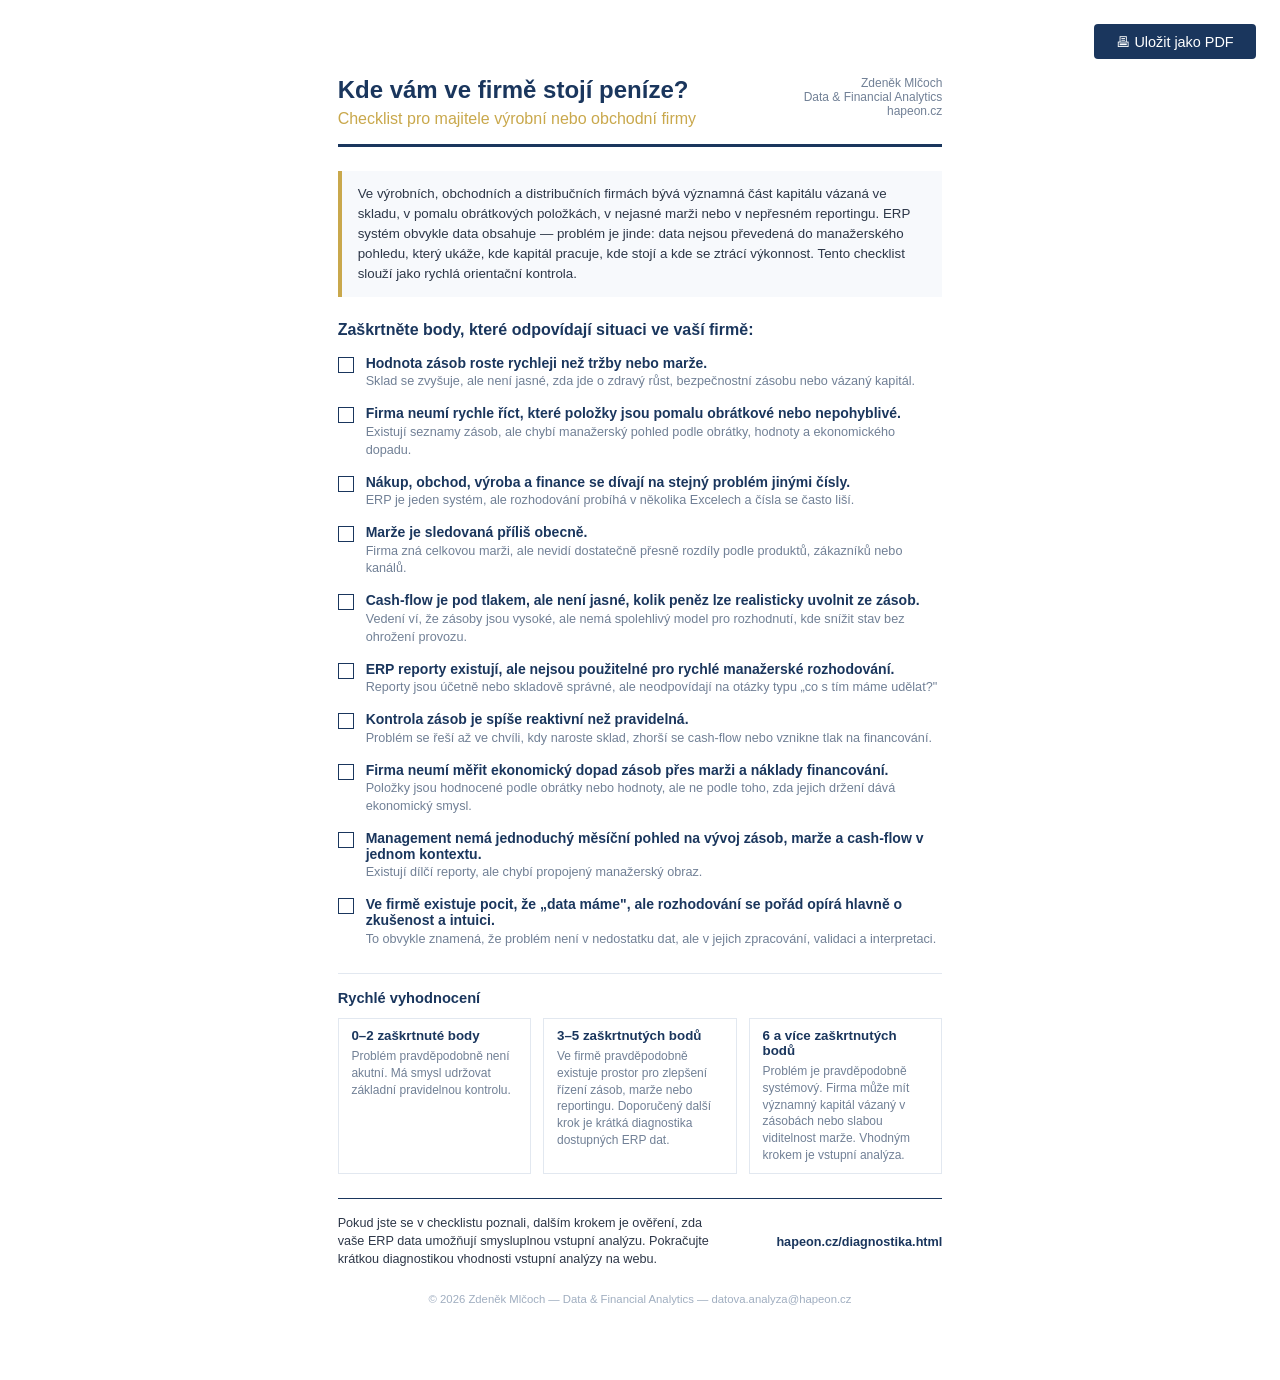
<file: docs/checklist-print.html>
<!DOCTYPE html>
<html lang="cs">
<head>
  <meta charset="UTF-8">
  <meta name="viewport" content="width=device-width, initial-scale=1.0">
  <title>Checklist — Kde vám ve firmě stojí peníze?</title>
  <meta name="robots" content="noindex, nofollow">
  <style>
    * { margin: 0; padding: 0; box-sizing: border-box; }

    body {
      font-family: 'Segoe UI', Arial, sans-serif;
      font-size: 11pt;
      color: #1a1a2e;
      background: #fff;
      padding: 2cm 2.5cm;
      max-width: 21cm;
      margin: 0 auto;
    }

    .print-btn {
      position: fixed;
      top: 1.5rem;
      right: 1.5rem;
      background: #1a365d;
      color: #fff;
      border: none;
      padding: 0.6rem 1.4rem;
      font-size: 0.9rem;
      cursor: pointer;
      border-radius: 4px;
    }
    .print-btn:hover { background: #2b4c7e; }

    .header {
      border-bottom: 3px solid #1a365d;
      padding-bottom: 1rem;
      margin-bottom: 1.5rem;
    }
    .header-top {
      display: flex;
      justify-content: space-between;
      align-items: flex-start;
    }
    .header h1 {
      font-size: 18pt;
      color: #1a365d;
      line-height: 1.2;
    }
    .header h1 span {
      display: block;
      font-size: 12pt;
      color: #c9a84c;
      font-weight: 400;
      margin-top: 0.3rem;
    }
    .header .meta {
      font-size: 9pt;
      color: #718096;
      text-align: right;
    }

    .intro {
      background: #f7f9fc;
      border-left: 4px solid #c9a84c;
      padding: 0.8rem 1rem;
      margin-bottom: 1.5rem;
      font-size: 10pt;
      color: #2d3748;
      line-height: 1.5;
    }

    .checklist-title {
      font-size: 12pt;
      color: #1a365d;
      margin-bottom: 1rem;
      font-weight: 700;
    }

    .item {
      display: flex;
      gap: 0.75rem;
      margin-bottom: 0.9rem;
      align-items: flex-start;
    }
    .box {
      min-width: 16px;
      height: 16px;
      border: 1.5px solid #1a365d;
      margin-top: 2px;
      flex-shrink: 0;
    }
    .item-content strong {
      display: block;
      font-size: 10.5pt;
      color: #1a365d;
      margin-bottom: 0.15rem;
    }
    .item-content p {
      font-size: 9.5pt;
      color: #718096;
      line-height: 1.4;
    }

    .evaluation {
      margin-top: 1.5rem;
      border-top: 1.5px solid #e2e8f0;
      padding-top: 1rem;
    }
    .evaluation h2 {
      font-size: 11pt;
      color: #1a365d;
      margin-bottom: 0.75rem;
    }
    .eval-grid {
      display: grid;
      grid-template-columns: repeat(3, 1fr);
      gap: 0.75rem;
    }
    .eval-box {
      border: 1px solid #e2e8f0;
      padding: 0.6rem 0.8rem;
    }
    .eval-box .score {
      font-size: 10pt;
      font-weight: 700;
      color: #1a365d;
      margin-bottom: 0.3rem;
    }
    .eval-box p {
      font-size: 9pt;
      color: #718096;
      line-height: 1.4;
    }

    .footer-cta {
      margin-top: 1.5rem;
      border-top: 1.5px solid #1a365d;
      padding-top: 1rem;
      display: flex;
      justify-content: space-between;
      align-items: center;
    }
    .footer-cta p {
      font-size: 9.5pt;
      color: #2d3748;
      max-width: 65%;
      line-height: 1.4;
    }
    .footer-cta .cta-url {
      font-size: 9.5pt;
      color: #1a365d;
      font-weight: 700;
    }

    .page-footer {
      margin-top: 1.5rem;
      text-align: center;
      font-size: 8.5pt;
      color: #a0aec0;
    }

    @media print {
      .print-btn { display: none; }
      body { padding: 1.5cm 2cm; }
    }
  </style>
</head>
<body>

<button class="print-btn" onclick="window.print()">&#128438; Uložit jako PDF</button>

<div class="header">
  <div class="header-top">
    <div>
      <h1>Kde vám ve firmě stojí peníze?
        <span>Checklist pro majitele výrobní nebo obchodní firmy</span>
      </h1>
    </div>
    <div class="meta">
      Zdeněk Mlčoch<br>
      Data &amp; Financial Analytics<br>
      hapeon.cz
    </div>
  </div>
</div>

<div class="intro">
  Ve výrobních, obchodních a distribučních firmách bývá významná část kapitálu vázaná ve skladu, v pomalu obrátkových
  položkách, v nejasné marži nebo v nepřesném reportingu. ERP systém obvykle data obsahuje — problém je jinde: data
  nejsou převedená do manažerského pohledu, který ukáže, kde kapitál pracuje, kde stojí a kde se ztrácí výkonnost.
  Tento checklist slouží jako rychlá orientační kontrola.
</div>

<div class="checklist-title">Zaškrtněte body, které odpovídají situaci ve vaší firmě:</div>

<div class="item">
  <div class="box"></div>
  <div class="item-content">
    <strong>Hodnota zásob roste rychleji než tržby nebo marže.</strong>
    <p>Sklad se zvyšuje, ale není jasné, zda jde o zdravý růst, bezpečnostní zásobu nebo vázaný kapitál.</p>
  </div>
</div>

<div class="item">
  <div class="box"></div>
  <div class="item-content">
    <strong>Firma neumí rychle říct, které položky jsou pomalu obrátkové nebo nepohyblivé.</strong>
    <p>Existují seznamy zásob, ale chybí manažerský pohled podle obrátky, hodnoty a ekonomického dopadu.</p>
  </div>
</div>

<div class="item">
  <div class="box"></div>
  <div class="item-content">
    <strong>Nákup, obchod, výroba a finance se dívají na stejný problém jinými čísly.</strong>
    <p>ERP je jeden systém, ale rozhodování probíhá v několika Excelech a čísla se často liší.</p>
  </div>
</div>

<div class="item">
  <div class="box"></div>
  <div class="item-content">
    <strong>Marže je sledovaná příliš obecně.</strong>
    <p>Firma zná celkovou marži, ale nevidí dostatečně přesně rozdíly podle produktů, zákazníků nebo kanálů.</p>
  </div>
</div>

<div class="item">
  <div class="box"></div>
  <div class="item-content">
    <strong>Cash-flow je pod tlakem, ale není jasné, kolik peněz lze realisticky uvolnit ze zásob.</strong>
    <p>Vedení ví, že zásoby jsou vysoké, ale nemá spolehlivý model pro rozhodnutí, kde snížit stav bez ohrožení provozu.</p>
  </div>
</div>

<div class="item">
  <div class="box"></div>
  <div class="item-content">
    <strong>ERP reporty existují, ale nejsou použitelné pro rychlé manažerské rozhodování.</strong>
    <p>Reporty jsou účetně nebo skladově správné, ale neodpovídají na otázky typu „co s tím máme udělat?"</p>
  </div>
</div>

<div class="item">
  <div class="box"></div>
  <div class="item-content">
    <strong>Kontrola zásob je spíše reaktivní než pravidelná.</strong>
    <p>Problém se řeší až ve chvíli, kdy naroste sklad, zhorší se cash-flow nebo vznikne tlak na financování.</p>
  </div>
</div>

<div class="item">
  <div class="box"></div>
  <div class="item-content">
    <strong>Firma neumí měřit ekonomický dopad zásob přes marži a náklady financování.</strong>
    <p>Položky jsou hodnocené podle obrátky nebo hodnoty, ale ne podle toho, zda jejich držení dává ekonomický smysl.</p>
  </div>
</div>

<div class="item">
  <div class="box"></div>
  <div class="item-content">
    <strong>Management nemá jednoduchý měsíční pohled na vývoj zásob, marže a cash-flow v jednom kontextu.</strong>
    <p>Existují dílčí reporty, ale chybí propojený manažerský obraz.</p>
  </div>
</div>

<div class="item">
  <div class="box"></div>
  <div class="item-content">
    <strong>Ve firmě existuje pocit, že „data máme", ale rozhodování se pořád opírá hlavně o zkušenost a intuici.</strong>
    <p>To obvykle znamená, že problém není v nedostatku dat, ale v jejich zpracování, validaci a interpretaci.</p>
  </div>
</div>

<div class="evaluation">
  <h2>Rychlé vyhodnocení</h2>
  <div class="eval-grid">
    <div class="eval-box">
      <div class="score">0–2 zaškrtnuté body</div>
      <p>Problém pravděpodobně není akutní. Má smysl udržovat základní pravidelnou kontrolu.</p>
    </div>
    <div class="eval-box">
      <div class="score">3–5 zaškrtnutých bodů</div>
      <p>Ve firmě pravděpodobně existuje prostor pro zlepšení řízení zásob, marže nebo reportingu. Doporučený další krok je krátká diagnostika dostupných ERP dat.</p>
    </div>
    <div class="eval-box">
      <div class="score">6 a více zaškrtnutých bodů</div>
      <p>Problém je pravděpodobně systémový. Firma může mít významný kapitál vázaný v zásobách nebo slabou viditelnost marže. Vhodným krokem je vstupní analýza.</p>
    </div>
  </div>
</div>

<div class="footer-cta">
  <p>Pokud jste se v checklistu poznali, dalším krokem je ověření, zda vaše ERP data umožňují smysluplnou vstupní analýzu. Pokračujte krátkou diagnostikou vhodnosti vstupní analýzy na webu.</p>
  <div class="cta-url">hapeon.cz/diagnostika.html</div>
</div>

<div class="page-footer">
  &copy; 2026 Zdeněk Mlčoch &mdash; Data &amp; Financial Analytics &mdash; datova.analyza@hapeon.cz
</div>

</body>
</html>
</file>
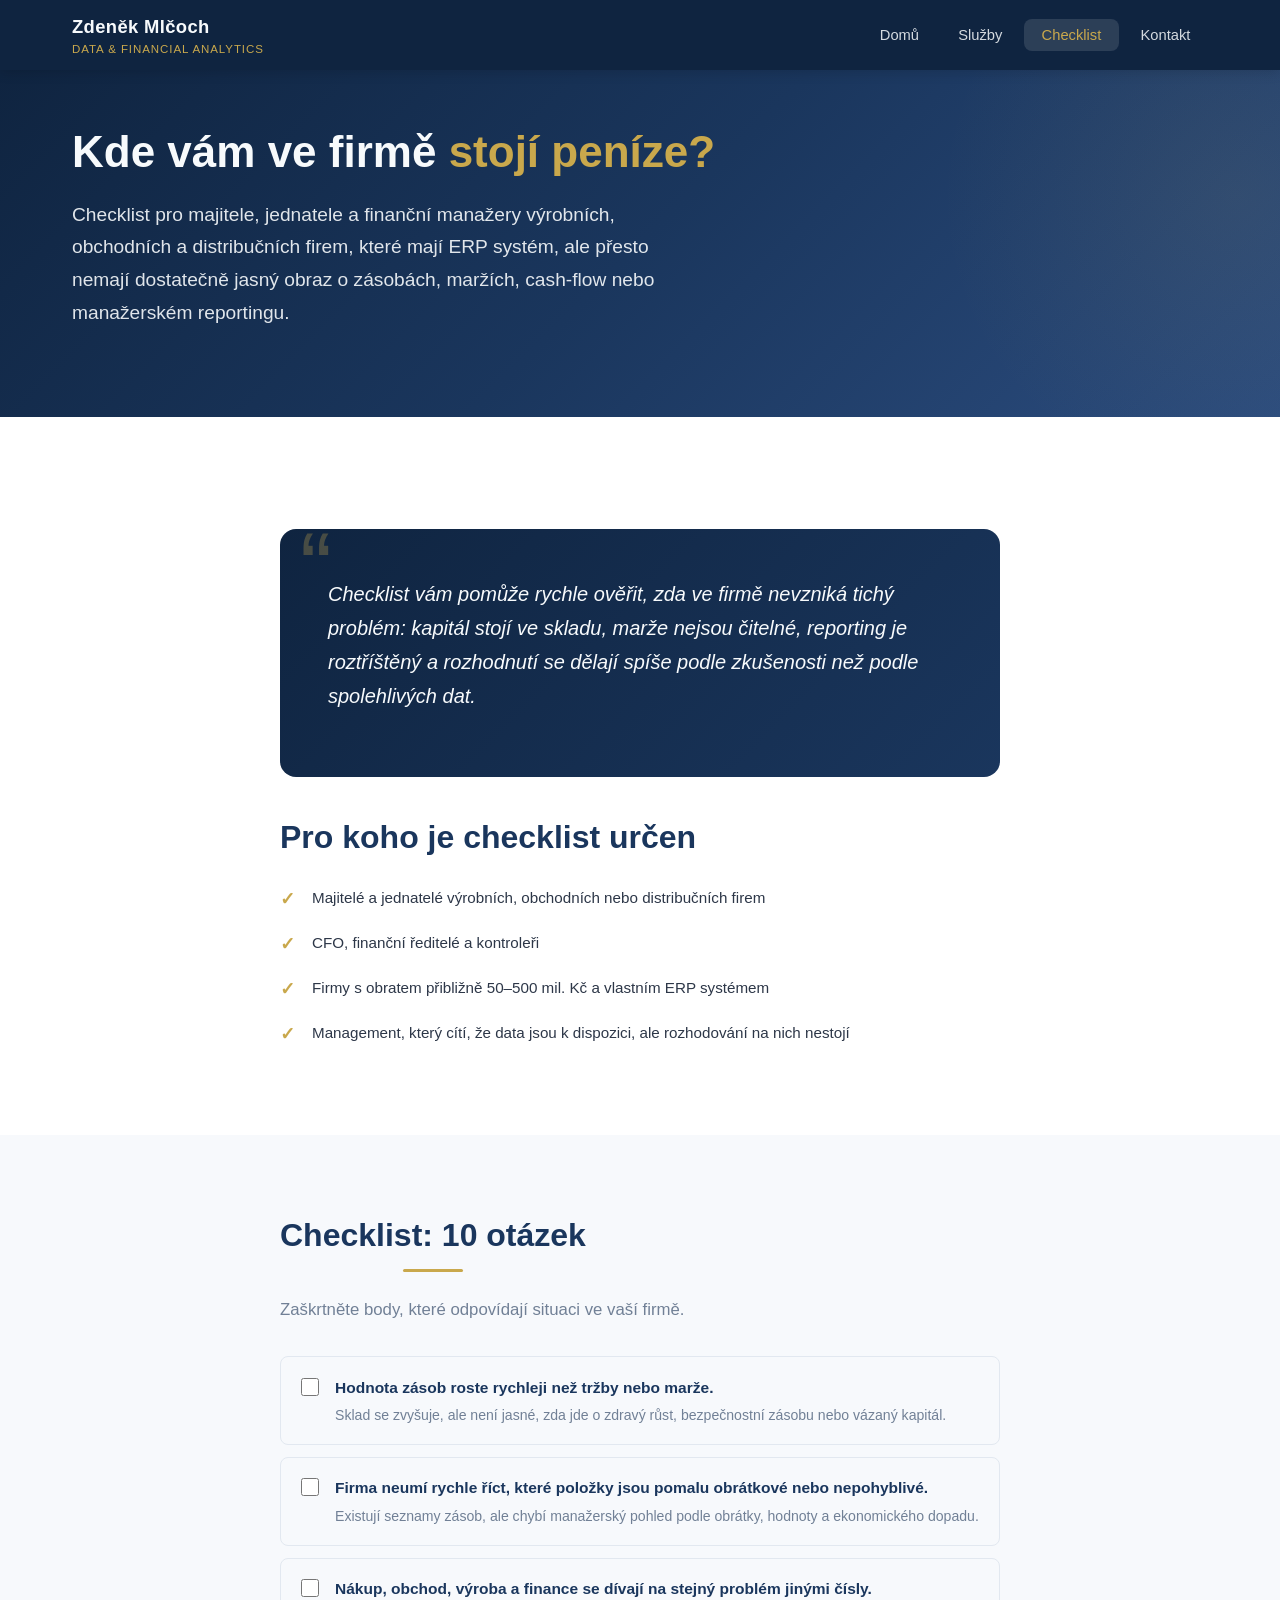
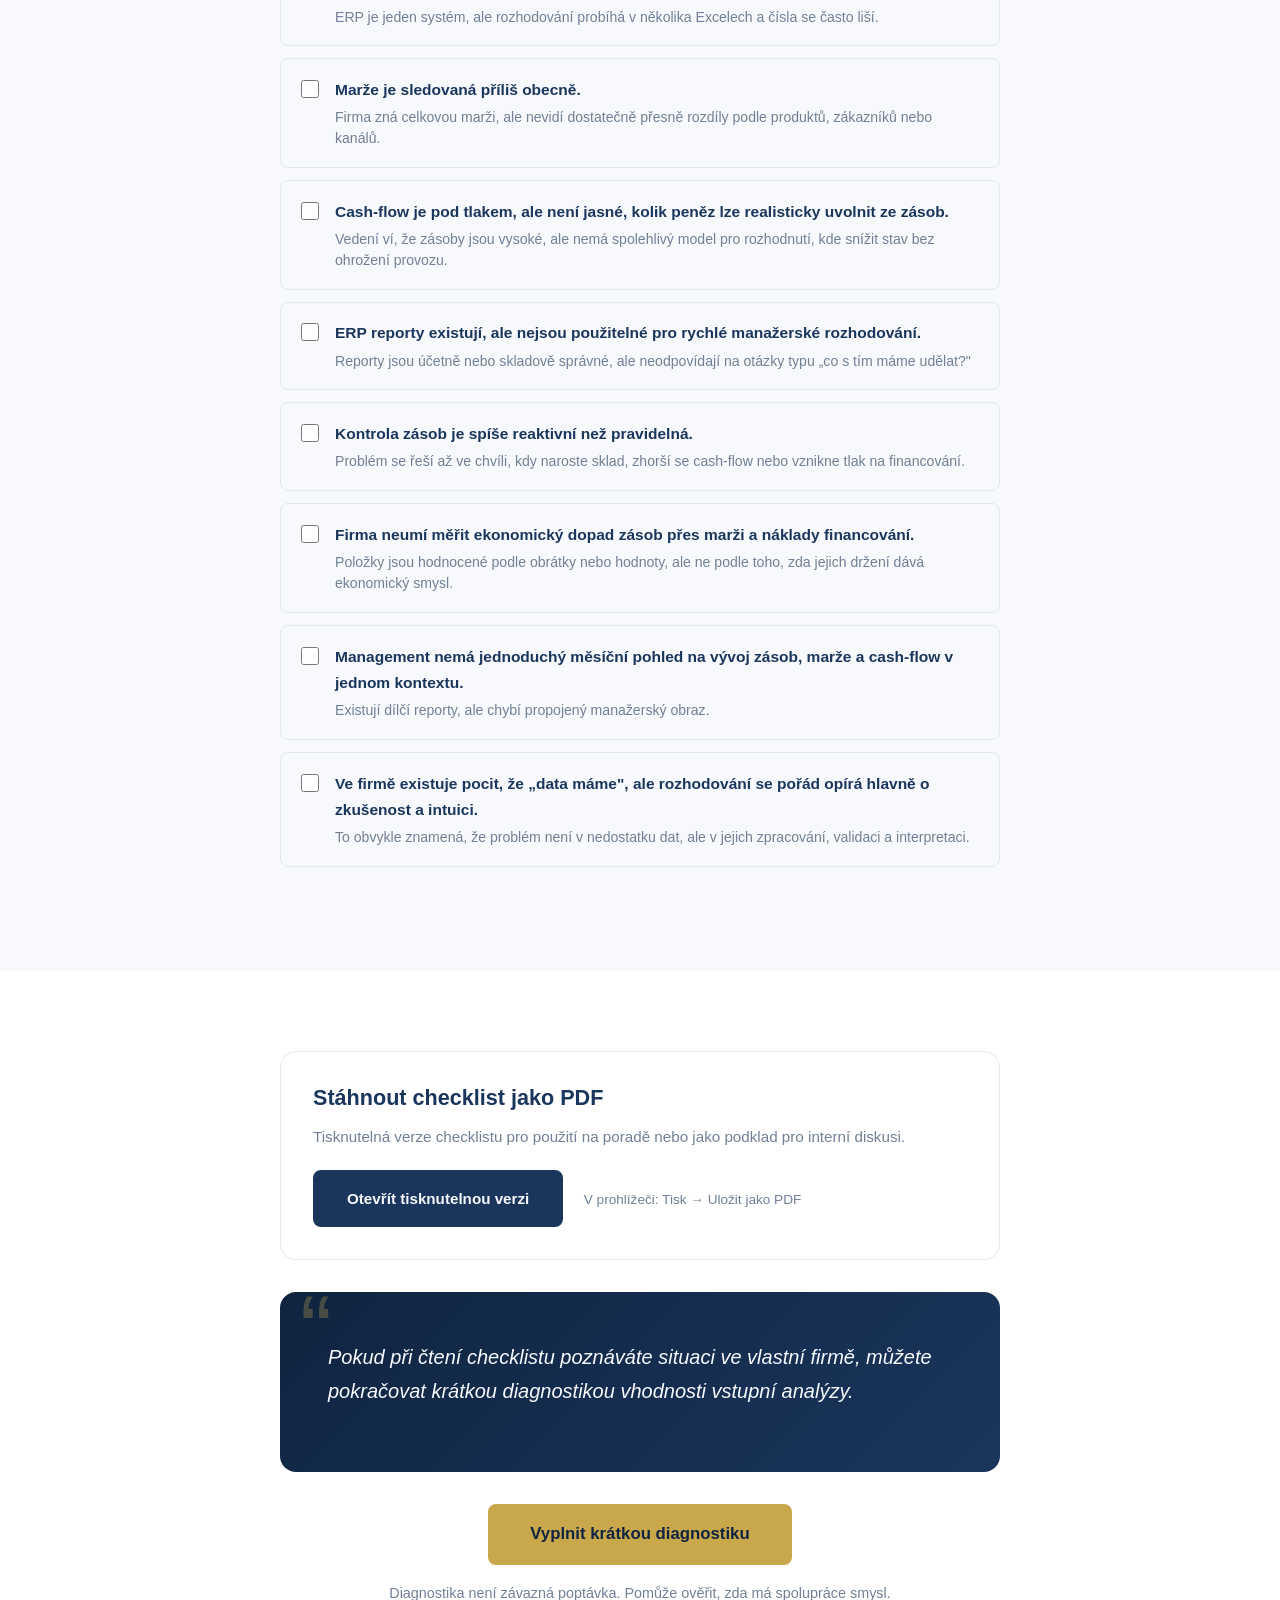
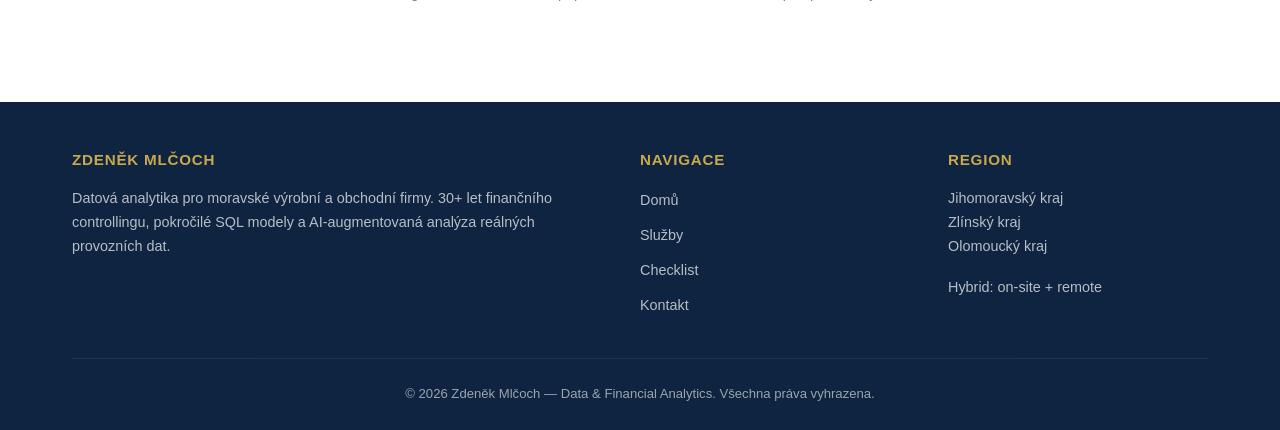
<file: docs/checklist.html>
<!DOCTYPE html>
<html lang="cs">
<head>
  <meta charset="UTF-8">
  <meta name="viewport" content="width=device-width, initial-scale=1.0">
  <title>Checklist pro majitele firmy | Zdeněk Mlčoch — Data &amp; Financial Analytics</title>
  <meta name="description" content="Kde vám ve firmě stojí peníze? Checklist pro majitele výrobní nebo obchodní firmy — ověřte, zda má smysl vstupní analytická diagnostika.">
  <meta name="robots" content="index, follow">
  <meta name="author" content="Zdeněk Mlčoch">
  <link rel="canonical" href="https://hapeon.cz/checklist.html">
  <meta property="og:type" content="website">
  <meta property="og:locale" content="cs_CZ">
  <meta property="og:title" content="Checklist pro majitele firmy | Zdeněk Mlčoch">
  <meta property="og:description" content="Kde vám ve firmě stojí peníze? 10 otázek pro majitele výrobní nebo obchodní firmy s ERP systémem.">
  <meta property="og:url" content="https://hapeon.cz/checklist.html">
  <meta property="og:site_name" content="Zdeněk Mlčoch – Data & Financial Analytics">
  <meta name="twitter:card" content="summary">
  <meta name="twitter:title" content="Checklist pro majitele firmy | Zdeněk Mlčoch">
  <meta name="twitter:description" content="10 otázek: kde vám ve firmě stojí peníze? Zásoby, marže, cash-flow, reporting.">
  <link rel="stylesheet" href="style.css">
</head>
<body>

<!-- NAVIGATION -->
<nav class="navbar">
  <div class="container">
    <a href="index.html" class="nav-logo">
      Zdeněk Mlčoch
      <span>Data &amp; Financial Analytics</span>
    </a>
    <button class="nav-toggle" onclick="document.querySelector('.nav-links').classList.toggle('open')">&#9776;</button>
    <ul class="nav-links">
      <li><a href="index.html">Domů</a></li>
      <li><a href="sluzby.html">Služby</a></li>
      <li><a href="checklist.html" class="active">Checklist</a></li>
      <li><a href="kontakt.html">Kontakt</a></li>
    </ul>
  </div>
</nav>

<!-- HERO -->
<section class="hero" style="padding: 3.5rem 0;">
  <div class="container">
    <div class="hero-content">
      <h1>Kde vám ve firmě <span class="highlight">stojí peníze?</span></h1>
      <p class="subtitle">
        Checklist pro majitele, jednatele a finanční manažery výrobních, obchodních
        a distribučních firem, které mají ERP systém, ale přesto nemají dostatečně
        jasný obraz o zásobách, maržích, cash-flow nebo manažerském reportingu.
      </p>
    </div>
  </div>
</section>

<!-- INTRO -->
<section>
  <div class="container">
    <div style="max-width: 720px; margin: 0 auto;">
      <div class="quote-block">
        <p>Checklist vám pomůže rychle ověřit, zda ve firmě nevzniká tichý problém: kapitál stojí ve skladu, marže nejsou čitelné, reporting je roztříštěný a rozhodnutí se dělají spíše podle zkušenosti než podle spolehlivých dat.</p>
      </div>

      <div style="margin-top: 2.5rem;">
        <h2>Pro koho je checklist určen</h2>
        <ul class="feature-list" style="margin-top: 1rem;">
          <li>Majitelé a jednatelé výrobních, obchodních nebo distribučních firem</li>
          <li>CFO, finanční ředitelé a kontroleři</li>
          <li>Firmy s obratem přibližně 50–500 mil. Kč a vlastním ERP systémem</li>
          <li>Management, který cítí, že data jsou k dispozici, ale rozhodování na nich nestojí</li>
        </ul>
      </div>
    </div>
  </div>
</section>

<!-- CHECKLIST CONTENT -->
<section class="bg-light">
  <div class="container">
    <div style="max-width: 720px; margin: 0 auto;">
      <div class="section-header" style="text-align: left; margin-bottom: 2rem;">
        <h2>Checklist: 10 otázek</h2>
        <p style="margin: 0.5rem 0 0; color: var(--text-light);">Zaškrtněte body, které odpovídají situaci ve vaší firmě.</p>
      </div>

      <div class="checklist-items">

        <div class="checklist-item">
          <label class="checklist-label">
            <input type="checkbox" class="checklist-check">
            <div>
              <strong>Hodnota zásob roste rychleji než tržby nebo marže.</strong>
              <p>Sklad se zvyšuje, ale není jasné, zda jde o zdravý růst, bezpečnostní zásobu nebo vázaný kapitál.</p>
            </div>
          </label>
        </div>

        <div class="checklist-item">
          <label class="checklist-label">
            <input type="checkbox" class="checklist-check">
            <div>
              <strong>Firma neumí rychle říct, které položky jsou pomalu obrátkové nebo nepohyblivé.</strong>
              <p>Existují seznamy zásob, ale chybí manažerský pohled podle obrátky, hodnoty a ekonomického dopadu.</p>
            </div>
          </label>
        </div>

        <div class="checklist-item">
          <label class="checklist-label">
            <input type="checkbox" class="checklist-check">
            <div>
              <strong>Nákup, obchod, výroba a finance se dívají na stejný problém jinými čísly.</strong>
              <p>ERP je jeden systém, ale rozhodování probíhá v několika Excelech a čísla se často liší.</p>
            </div>
          </label>
        </div>

        <div class="checklist-item">
          <label class="checklist-label">
            <input type="checkbox" class="checklist-check">
            <div>
              <strong>Marže je sledovaná příliš obecně.</strong>
              <p>Firma zná celkovou marži, ale nevidí dostatečně přesně rozdíly podle produktů, zákazníků nebo kanálů.</p>
            </div>
          </label>
        </div>

        <div class="checklist-item">
          <label class="checklist-label">
            <input type="checkbox" class="checklist-check">
            <div>
              <strong>Cash-flow je pod tlakem, ale není jasné, kolik peněz lze realisticky uvolnit ze zásob.</strong>
              <p>Vedení ví, že zásoby jsou vysoké, ale nemá spolehlivý model pro rozhodnutí, kde snížit stav bez ohrožení provozu.</p>
            </div>
          </label>
        </div>

        <div class="checklist-item">
          <label class="checklist-label">
            <input type="checkbox" class="checklist-check">
            <div>
              <strong>ERP reporty existují, ale nejsou použitelné pro rychlé manažerské rozhodování.</strong>
              <p>Reporty jsou účetně nebo skladově správné, ale neodpovídají na otázky typu „co s tím máme udělat?"</p>
            </div>
          </label>
        </div>

        <div class="checklist-item">
          <label class="checklist-label">
            <input type="checkbox" class="checklist-check">
            <div>
              <strong>Kontrola zásob je spíše reaktivní než pravidelná.</strong>
              <p>Problém se řeší až ve chvíli, kdy naroste sklad, zhorší se cash-flow nebo vznikne tlak na financování.</p>
            </div>
          </label>
        </div>

        <div class="checklist-item">
          <label class="checklist-label">
            <input type="checkbox" class="checklist-check">
            <div>
              <strong>Firma neumí měřit ekonomický dopad zásob přes marži a náklady financování.</strong>
              <p>Položky jsou hodnocené podle obrátky nebo hodnoty, ale ne podle toho, zda jejich držení dává ekonomický smysl.</p>
            </div>
          </label>
        </div>

        <div class="checklist-item">
          <label class="checklist-label">
            <input type="checkbox" class="checklist-check">
            <div>
              <strong>Management nemá jednoduchý měsíční pohled na vývoj zásob, marže a cash-flow v jednom kontextu.</strong>
              <p>Existují dílčí reporty, ale chybí propojený manažerský obraz.</p>
            </div>
          </label>
        </div>

        <div class="checklist-item">
          <label class="checklist-label">
            <input type="checkbox" class="checklist-check">
            <div>
              <strong>Ve firmě existuje pocit, že „data máme", ale rozhodování se pořád opírá hlavně o zkušenost a intuici.</strong>
              <p>To obvykle znamená, že problém není v nedostatku dat, ale v jejich zpracování, validaci a interpretaci.</p>
            </div>
          </label>
        </div>

      </div>

      <!-- VÝSLEDEK -->
      <div id="checklist-result" style="margin-top: 2.5rem; display: none;">
        <div class="card" id="result-card">
          <h3 id="result-heading"></h3>
          <p id="result-text"></p>
        </div>
      </div>

      <div style="margin-top: 1.5rem; text-align: center;">
        <p style="font-size: 0.93rem; color: var(--text-light); margin-bottom: 1rem;" id="score-display"></p>
      </div>

      <!-- CTA PO VÝSLEDKU -->
      <div id="checklist-cta" style="display: none; margin-top: 2rem; padding: 2rem; background: var(--bg-light); border-radius: var(--radius-lg); text-align: center; border: 1px solid var(--border);">
        <a href="diagnostika.html" class="btn btn-primary" style="font-size: 1.05rem; padding: 0.85rem 2rem;">Pokračovat krátkou diagnostikou</a>
        <p style="margin-top: 1rem; font-size: 0.9rem; color: var(--text-light);">
          Diagnostika není závazná poptávka. Pomůže ověřit, zda dostupná ERP data dávají smysl pro vstupní analýzu.
        </p>
      </div>

    </div>
  </div>
</section>

<!-- DOWNLOAD / NEXT STEP -->
<section>
  <div class="container">
    <div style="max-width: 720px; margin: 0 auto;">

      <div class="card" style="margin-bottom: 2rem;">
        <h3>Stáhnout checklist jako PDF</h3>
        <p style="color: var(--text-light); margin-bottom: 1.25rem;">
          Tisknutelná verze checklistu pro použití na poradě nebo jako podklad
          pro interní diskusi.
        </p>
        <a href="checklist-print.html" target="_blank" class="btn btn-dark" style="display: inline-block;">Otevřít tisknutelnou verzi</a>
        <span style="font-size: 0.85rem; color: var(--text-light); margin-left: 1rem;">V prohlížeči: Tisk → Uložit jako PDF</span>
      </div>

      <div class="quote-block" style="margin-bottom: 2rem;">
        <p>Pokud při čtení checklistu poznáváte situaci ve vlastní firmě, můžete pokračovat krátkou diagnostikou vhodnosti vstupní analýzy.</p>
      </div>

      <div style="text-align: center;">
        <a href="diagnostika.html" class="btn btn-primary" style="font-size: 1.05rem; padding: 0.9rem 2.5rem;">Vyplnit krátkou diagnostiku</a>
        <p style="margin-top: 1rem; font-size: 0.9rem; color: var(--text-light);">
          Diagnostika není závazná poptávka. Pomůže ověřit, zda má spolupráce smysl.
        </p>
      </div>

    </div>
  </div>
</section>

<!-- FOOTER -->
<footer class="footer">
  <div class="container">
    <div class="footer-grid">
      <div>
        <h4>Zdeněk Mlčoch</h4>
        <p>Datová analytika pro moravské výrobní a obchodní firmy. 30+ let finančního controllingu,
           pokročilé SQL modely a AI-augmentovaná analýza reálných provozních dat.</p>
      </div>
      <div>
        <h4>Navigace</h4>
        <ul class="footer-links">
          <li><a href="index.html">Domů</a></li>
          <li><a href="sluzby.html">Služby</a></li>
          <li><a href="checklist.html">Checklist</a></li>
          <li><a href="kontakt.html">Kontakt</a></li>
        </ul>
      </div>
      <div>
        <h4>Region</h4>
        <p>Jihomoravský kraj<br>Zlínský kraj<br>Olomoucký kraj</p>
        <p style="margin-top: 1rem;">Hybrid: on-site + remote</p>
      </div>
    </div>
    <div class="footer-bottom">
      &copy; 2026 Zdeněk Mlčoch &mdash; Data &amp; Financial Analytics. Všechna práva vyhrazena.
    </div>
  </div>
</footer>

<script>
// Živé skóre checklistu
var checks = document.querySelectorAll('.checklist-check');
var resultDiv = document.getElementById('checklist-result');
var resultCard = document.getElementById('result-card');
var resultHeading = document.getElementById('result-heading');
var resultText = document.getElementById('result-text');
var scoreDisplay = document.getElementById('score-display');
var ctaDiv = document.getElementById('checklist-cta');

function updateScore() {
  var count = 0;
  checks.forEach(function(c) { if (c.checked) count++; });
  if (count === 0) {
    resultDiv.style.display = 'none';
    ctaDiv.style.display = 'none';
    scoreDisplay.textContent = '';
    return;
  }
  scoreDisplay.textContent = 'Zaškrtnuto: ' + count + ' z 10';
  resultDiv.style.display = 'block';
  ctaDiv.style.display = 'block';
  if (count <= 2) {
    resultCard.style.borderLeft = '4px solid var(--accent)';
    resultHeading.textContent = '0–2 body: Problém pravděpodobně není akutní.';
    resultText.textContent = 'Má smysl udržovat základní pravidelnou kontrolu dat a reportingu.';
  } else if (count <= 5) {
    resultCard.style.borderLeft = '4px solid var(--accent)';
    resultHeading.textContent = '3–5 bodů: Pravděpodobně existuje prostor pro zlepšení.';
    resultText.textContent = 'Ve firmě existuje prostor pro zlepšení řízení zásob, marže nebo reportingu. Doporučený další krok je krátká diagnostika dostupných ERP dat.';
  } else {
    resultCard.style.borderLeft = '4px solid #c0392b';
    resultHeading.textContent = '6 a více bodů: Problém je pravděpodobně systémový.';
    resultText.textContent = 'Firma může mít významný kapitál vázaný v zásobách, slabou viditelnost marže nebo nejednotný manažerský reporting. Vhodným dalším krokem je placená vstupní analýza.';
  }
}

checks.forEach(function(c) { c.addEventListener('change', updateScore); });
</script>

</body>
</html>
</file>
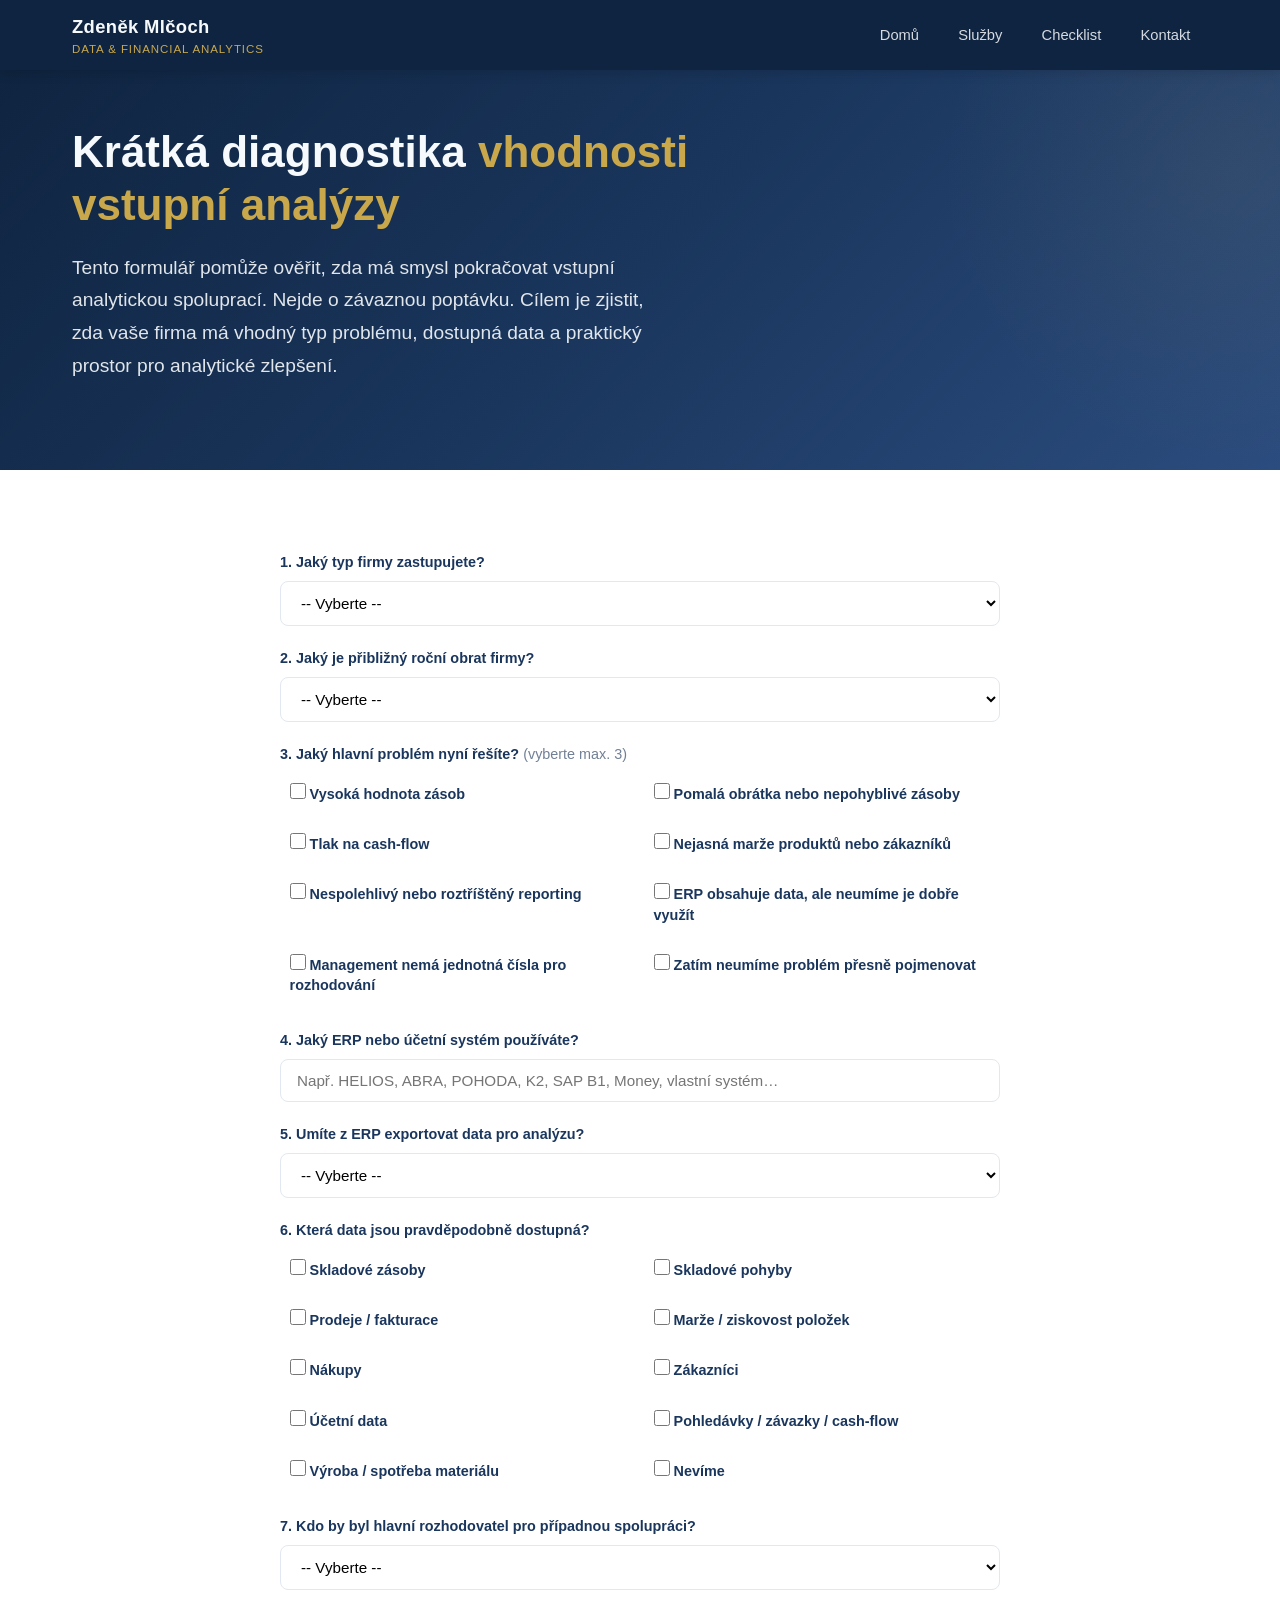
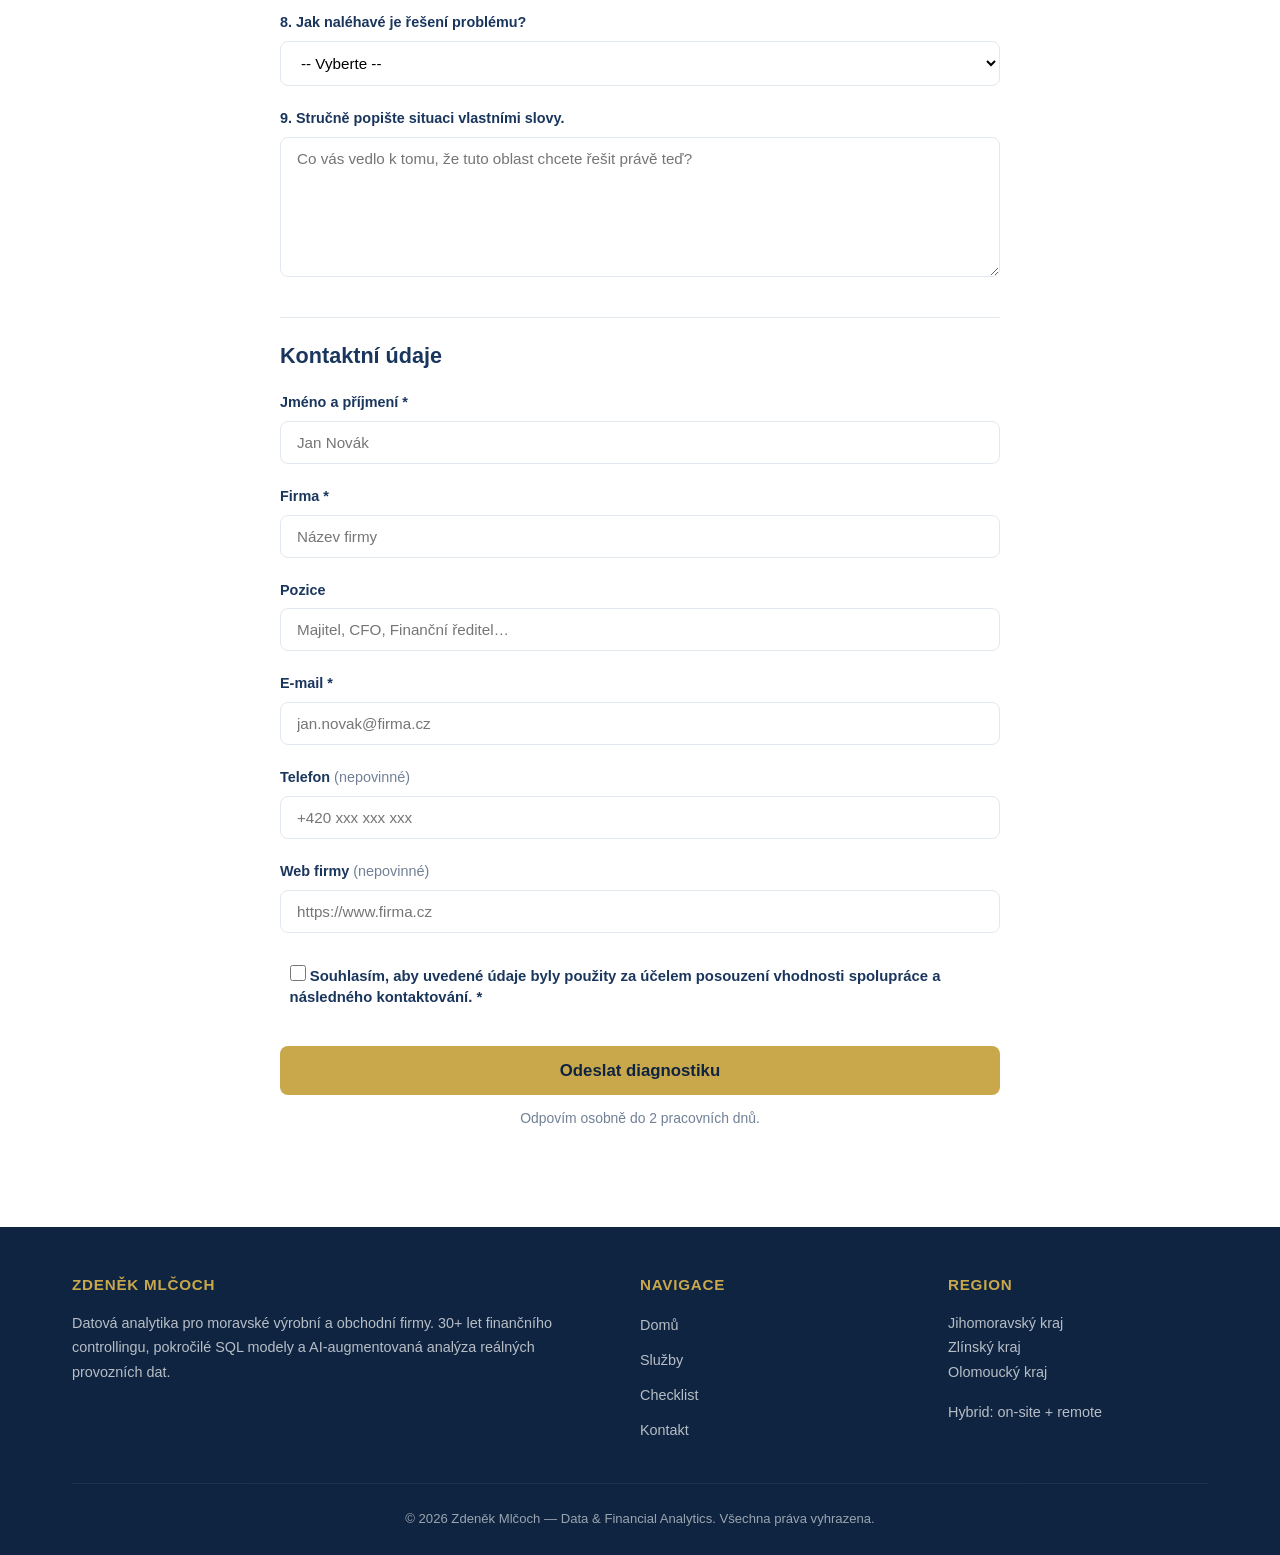
<file: docs/diagnostika.html>
<!DOCTYPE html>
<html lang="cs">
<head>
  <meta charset="UTF-8">
  <meta name="viewport" content="width=device-width, initial-scale=1.0">
  <title>Krátká diagnostika | Zdeněk Mlčoch — Data &amp; Financial Analytics</title>
  <meta name="description" content="Krátká diagnostika vhodnosti vstupní analytické spolupráce. Ověřte, zda váš typ problému a dostupná ERP data dávají smysl pro analytický projekt.">
  <meta name="robots" content="index, follow">
  <meta name="author" content="Zdeněk Mlčoch">
  <link rel="canonical" href="https://hapeon.cz/diagnostika.html">
  <meta property="og:type" content="website">
  <meta property="og:locale" content="cs_CZ">
  <meta property="og:title" content="Krátká diagnostika vhodnosti vstupní analýzy | Zdeněk Mlčoch">
  <meta property="og:description" content="Ověřte v krátkém formuláři, zda má smysl vstupní analytická spolupráce. Zásoby, marže, cash-flow, ERP data.">
  <meta property="og:url" content="https://hapeon.cz/diagnostika.html">
  <meta property="og:site_name" content="Zdeněk Mlčoch – Data & Financial Analytics">
  <meta name="twitter:card" content="summary">
  <meta name="twitter:title" content="Krátká diagnostika vhodnosti vstupní analýzy | Zdeněk Mlčoch">
  <meta name="twitter:description" content="Ověřte, zda váš typ problému a dostupná data dávají smysl pro analytický projekt.">
  <link rel="stylesheet" href="style.css">
</head>
<body>

<!-- NAVIGATION -->
<nav class="navbar">
  <div class="container">
    <a href="index.html" class="nav-logo">
      Zdeněk Mlčoch
      <span>Data &amp; Financial Analytics</span>
    </a>
    <button class="nav-toggle" onclick="document.querySelector('.nav-links').classList.toggle('open')">&#9776;</button>
    <ul class="nav-links">
      <li><a href="index.html">Domů</a></li>
      <li><a href="sluzby.html">Služby</a></li>
      <li><a href="checklist.html">Checklist</a></li>
      <li><a href="kontakt.html">Kontakt</a></li>
    </ul>
  </div>
</nav>

<!-- HERO -->
<section class="hero" style="padding: 3.5rem 0;">
  <div class="container">
    <div class="hero-content">
      <h1>Krátká diagnostika <span class="highlight">vhodnosti vstupní analýzy</span></h1>
      <p class="subtitle">
        Tento formulář pomůže ověřit, zda má smysl pokračovat vstupní analytickou spoluprací.
        Nejde o závaznou poptávku. Cílem je zjistit, zda vaše firma má vhodný typ problému,
        dostupná data a praktický prostor pro analytické zlepšení.
      </p>
    </div>
  </div>
</section>

<!-- FORM -->
<section>
  <div class="container">
    <div style="max-width: 720px; margin: 0 auto;">

      <form id="diagForm" action="https://formsubmit.co/datova.analyza@hapeon.cz" method="POST">
        <!-- Formsubmit konfigurace -->
        <input type="hidden" name="_subject" value="Diagnostika — nová poptávka z webu">
        <input type="hidden" name="_next" value="https://hapeon.cz/diagnostika.html?sent=1">
        <input type="hidden" name="_captcha" value="true">
        <input type="hidden" name="_template" value="table">
        <!-- Honeypot -->
        <input type="text" name="_honey" style="display:none">
        <div style="position: absolute; left: -9999px;" aria-hidden="true">
          <input type="text" name="_gotcha" tabindex="-1" autocomplete="off">
        </div>

        <!-- 1. Typ firmy -->
        <div class="form-group">
          <label for="firm_type">1. Jaký typ firmy zastupujete?</label>
          <select id="firm_type" name="Typ firmy" required>
            <option value="">-- Vyberte --</option>
            <option>Výrobní firma</option>
            <option>Obchodní / distribuční firma</option>
            <option>Výroba + obchod</option>
            <option>E-commerce / retail</option>
            <option>Služby</option>
            <option>Jiný typ firmy</option>
          </select>
        </div>

        <!-- 2. Obrat -->
        <div class="form-group">
          <label for="revenue">2. Jaký je přibližný roční obrat firmy?</label>
          <select id="revenue" name="Roční obrat" required>
            <option value="">-- Vyberte --</option>
            <option>do 50 mil. Kč</option>
            <option>50–80 mil. Kč</option>
            <option>80–150 mil. Kč</option>
            <option>150–300 mil. Kč</option>
            <option>300–500 mil. Kč</option>
            <option>nad 500 mil. Kč</option>
          </select>
        </div>

        <!-- 3. Hlavní problém -->
        <div class="form-group">
          <label>3. Jaký hlavní problém nyní řešíte? <span style="font-weight: 400; color: var(--text-light);">(vyberte max. 3)</span></label>
          <div class="checkbox-group">
            <label class="checkbox-label"><input type="checkbox" name="Problém" value="Vysoká hodnota zásob"> Vysoká hodnota zásob</label>
            <label class="checkbox-label"><input type="checkbox" name="Problém" value="Pomalá obrátka nebo nepohyblivé zásoby"> Pomalá obrátka nebo nepohyblivé zásoby</label>
            <label class="checkbox-label"><input type="checkbox" name="Problém" value="Tlak na cash-flow"> Tlak na cash-flow</label>
            <label class="checkbox-label"><input type="checkbox" name="Problém" value="Nejasná marže produktů nebo zákazníků"> Nejasná marže produktů nebo zákazníků</label>
            <label class="checkbox-label"><input type="checkbox" name="Problém" value="Nespolehlivý nebo roztříštěný reporting"> Nespolehlivý nebo roztříštěný reporting</label>
            <label class="checkbox-label"><input type="checkbox" name="Problém" value="ERP obsahuje data, ale neumíme je dobře využít"> ERP obsahuje data, ale neumíme je dobře využít</label>
            <label class="checkbox-label"><input type="checkbox" name="Problém" value="Management nemá jednotná čísla pro rozhodování"> Management nemá jednotná čísla pro rozhodování</label>
            <label class="checkbox-label"><input type="checkbox" name="Problém" value="Zatím neumíme problém přesně pojmenovat"> Zatím neumíme problém přesně pojmenovat</label>
          </div>
        </div>

        <!-- 4. ERP systém -->
        <div class="form-group">
          <label for="erp">4. Jaký ERP nebo účetní systém používáte?</label>
          <input type="text" id="erp" name="ERP systém" placeholder="Např. HELIOS, ABRA, POHODA, K2, SAP B1, Money, vlastní systém…">
        </div>

        <!-- 5. Export dat -->
        <div class="form-group">
          <label for="export">5. Umíte z ERP exportovat data pro analýzu?</label>
          <select id="export" name="Export dat z ERP">
            <option value="">-- Vyberte --</option>
            <option>Ano, běžně do Excelu / CSV</option>
            <option>Ano, máme přístup k databázi nebo raw datům</option>
            <option>Ano, ale jen omezeně</option>
            <option>Nevíme</option>
            <option>Ne</option>
          </select>
        </div>

        <!-- 6. Dostupná data -->
        <div class="form-group">
          <label>6. Která data jsou pravděpodobně dostupná?</label>
          <div class="checkbox-group">
            <label class="checkbox-label"><input type="checkbox" name="Dostupná data" value="Skladové zásoby"> Skladové zásoby</label>
            <label class="checkbox-label"><input type="checkbox" name="Dostupná data" value="Skladové pohyby"> Skladové pohyby</label>
            <label class="checkbox-label"><input type="checkbox" name="Dostupná data" value="Prodeje / fakturace"> Prodeje / fakturace</label>
            <label class="checkbox-label"><input type="checkbox" name="Dostupná data" value="Marže / ziskovost položek"> Marže / ziskovost položek</label>
            <label class="checkbox-label"><input type="checkbox" name="Dostupná data" value="Nákupy"> Nákupy</label>
            <label class="checkbox-label"><input type="checkbox" name="Dostupná data" value="Zákazníci"> Zákazníci</label>
            <label class="checkbox-label"><input type="checkbox" name="Dostupná data" value="Účetní data"> Účetní data</label>
            <label class="checkbox-label"><input type="checkbox" name="Dostupná data" value="Pohledávky / závazky / cash-flow"> Pohledávky / závazky / cash-flow</label>
            <label class="checkbox-label"><input type="checkbox" name="Dostupná data" value="Výroba / spotřeba materiálu"> Výroba / spotřeba materiálu</label>
            <label class="checkbox-label"><input type="checkbox" name="Dostupná data" value="Nevíme"> Nevíme</label>
          </div>
        </div>

        <!-- 7. Rozhodovatel -->
        <div class="form-group">
          <label for="decision">7. Kdo by byl hlavní rozhodovatel pro případnou spolupráci?</label>
          <select id="decision" name="Rozhodovatel">
            <option value="">-- Vyberte --</option>
            <option>Majitel / jednatel</option>
            <option>CFO / finanční ředitel</option>
            <option>Finanční manažer / controller</option>
            <option>Účetní</option>
            <option>IT</option>
            <option>Zatím není určeno</option>
          </select>
        </div>

        <!-- 8. Naléhavost -->
        <div class="form-group">
          <label for="urgency">8. Jak naléhavé je řešení problému?</label>
          <select id="urgency" name="Naléhavost">
            <option value="">-- Vyberte --</option>
            <option>Pouze preventivně</option>
            <option>Chceme to řešit během 3–6 měsíců</option>
            <option>Chceme to řešit během 1–2 měsíců</option>
            <option>Problém je aktuálně významný</option>
            <option>Problém má přímý dopad na cash-flow nebo řízení firmy</option>
          </select>
        </div>

        <!-- 9. Popis situace -->
        <div class="form-group">
          <label for="situation">9. Stručně popište situaci vlastními slovy.</label>
          <textarea id="situation" name="Popis situace" rows="4" placeholder="Co vás vedlo k tomu, že tuto oblast chcete řešit právě teď?"></textarea>
        </div>

        <!-- 10. Kontaktní údaje -->
        <div style="margin-top: 2rem; padding-top: 1.5rem; border-top: 1px solid var(--border);">
          <h3 style="margin-bottom: 1.25rem; color: var(--primary);">Kontaktní údaje</h3>

          <div class="form-group">
            <label for="contact_name">Jméno a příjmení *</label>
            <input type="text" id="contact_name" name="Jméno a příjmení" required placeholder="Jan Novák">
          </div>
          <div class="form-group">
            <label for="contact_company">Firma *</label>
            <input type="text" id="contact_company" name="Firma" required placeholder="Název firmy">
          </div>
          <div class="form-group">
            <label for="contact_position">Pozice</label>
            <input type="text" id="contact_position" name="Pozice" placeholder="Majitel, CFO, Finanční ředitel…">
          </div>
          <div class="form-group">
            <label for="contact_email">E-mail *</label>
            <input type="email" id="contact_email" name="E-mail" required placeholder="jan.novak@firma.cz">
          </div>
          <div class="form-group">
            <label for="contact_phone">Telefon <span style="font-weight: 400; color: var(--text-light);">(nepovinné)</span></label>
            <input type="tel" id="contact_phone" name="Telefon" placeholder="+420 xxx xxx xxx">
          </div>
          <div class="form-group">
            <label for="contact_web">Web firmy <span style="font-weight: 400; color: var(--text-light);">(nepovinné)</span></label>
            <input type="url" id="contact_web" name="Web firmy" placeholder="https://www.firma.cz">
          </div>
        </div>

        <!-- 11. Souhlas -->
        <div class="form-group" style="margin-top: 1.5rem;">
          <label class="checkbox-label" style="font-size: 0.93rem;">
            <input type="checkbox" name="Souhlas" value="Souhlasím" required>
            Souhlasím, aby uvedené údaje byly použity za účelem posouzení vhodnosti spolupráce a následného kontaktování. *
          </label>
        </div>

        <div style="margin-top: 2rem;">
          <button type="submit" class="btn btn-primary" style="border: none; width: 100%; font-size: 1.05rem; padding: 0.9rem;">Odeslat diagnostiku</button>
          <p style="text-align: center; margin-top: 0.75rem; font-size: 0.87rem; color: var(--text-light);">
            Odpovím osobně do 2 pracovních dnů.
          </p>
        </div>

      </form>

      <!-- Potvrzení po odeslání -->
      <div id="form-success" style="display: none; margin-top: 2rem;">
        <div class="card" style="border-left: 4px solid var(--accent); text-align: center; padding: 2.5rem;">
          <h3 style="color: var(--primary); margin-bottom: 1rem;">Děkuji za vyplnění diagnostiky.</h3>
          <p style="color: var(--text-light); line-height: 1.7;">
            Na základě uvedených informací posoudím, zda má smysl pokračovat vstupní analytickou spoluprací.
            Pokud bude vaše situace vhodná, ozvu se s návrhem dalšího kroku a rámcem možné vstupní analýzy.
          </p>
          <a href="index.html" class="btn btn-dark" style="margin-top: 1.5rem; display: inline-block;">Zpět na úvod</a>
        </div>
      </div>

      <script>
      if (window.location.search.indexOf('sent=1') !== -1) {
        document.getElementById('diagForm').style.display = 'none';
        document.getElementById('form-success').style.display = 'block';
        window.history.replaceState({}, '', window.location.pathname);
      }
      </script>

    </div>
  </div>
</section>

<!-- FOOTER -->
<footer class="footer">
  <div class="container">
    <div class="footer-grid">
      <div>
        <h4>Zdeněk Mlčoch</h4>
        <p>Datová analytika pro moravské výrobní a obchodní firmy. 30+ let finančního controllingu,
           pokročilé SQL modely a AI-augmentovaná analýza reálných provozních dat.</p>
      </div>
      <div>
        <h4>Navigace</h4>
        <ul class="footer-links">
          <li><a href="index.html">Domů</a></li>
          <li><a href="sluzby.html">Služby</a></li>
          <li><a href="checklist.html">Checklist</a></li>
          <li><a href="kontakt.html">Kontakt</a></li>
        </ul>
      </div>
      <div>
        <h4>Region</h4>
        <p>Jihomoravský kraj<br>Zlínský kraj<br>Olomoucký kraj</p>
        <p style="margin-top: 1rem;">Hybrid: on-site + remote</p>
      </div>
    </div>
    <div class="footer-bottom">
      &copy; 2026 Zdeněk Mlčoch &mdash; Data &amp; Financial Analytics. Všechna práva vyhrazena.
    </div>
  </div>
</footer>

</body>
</html>
</file>
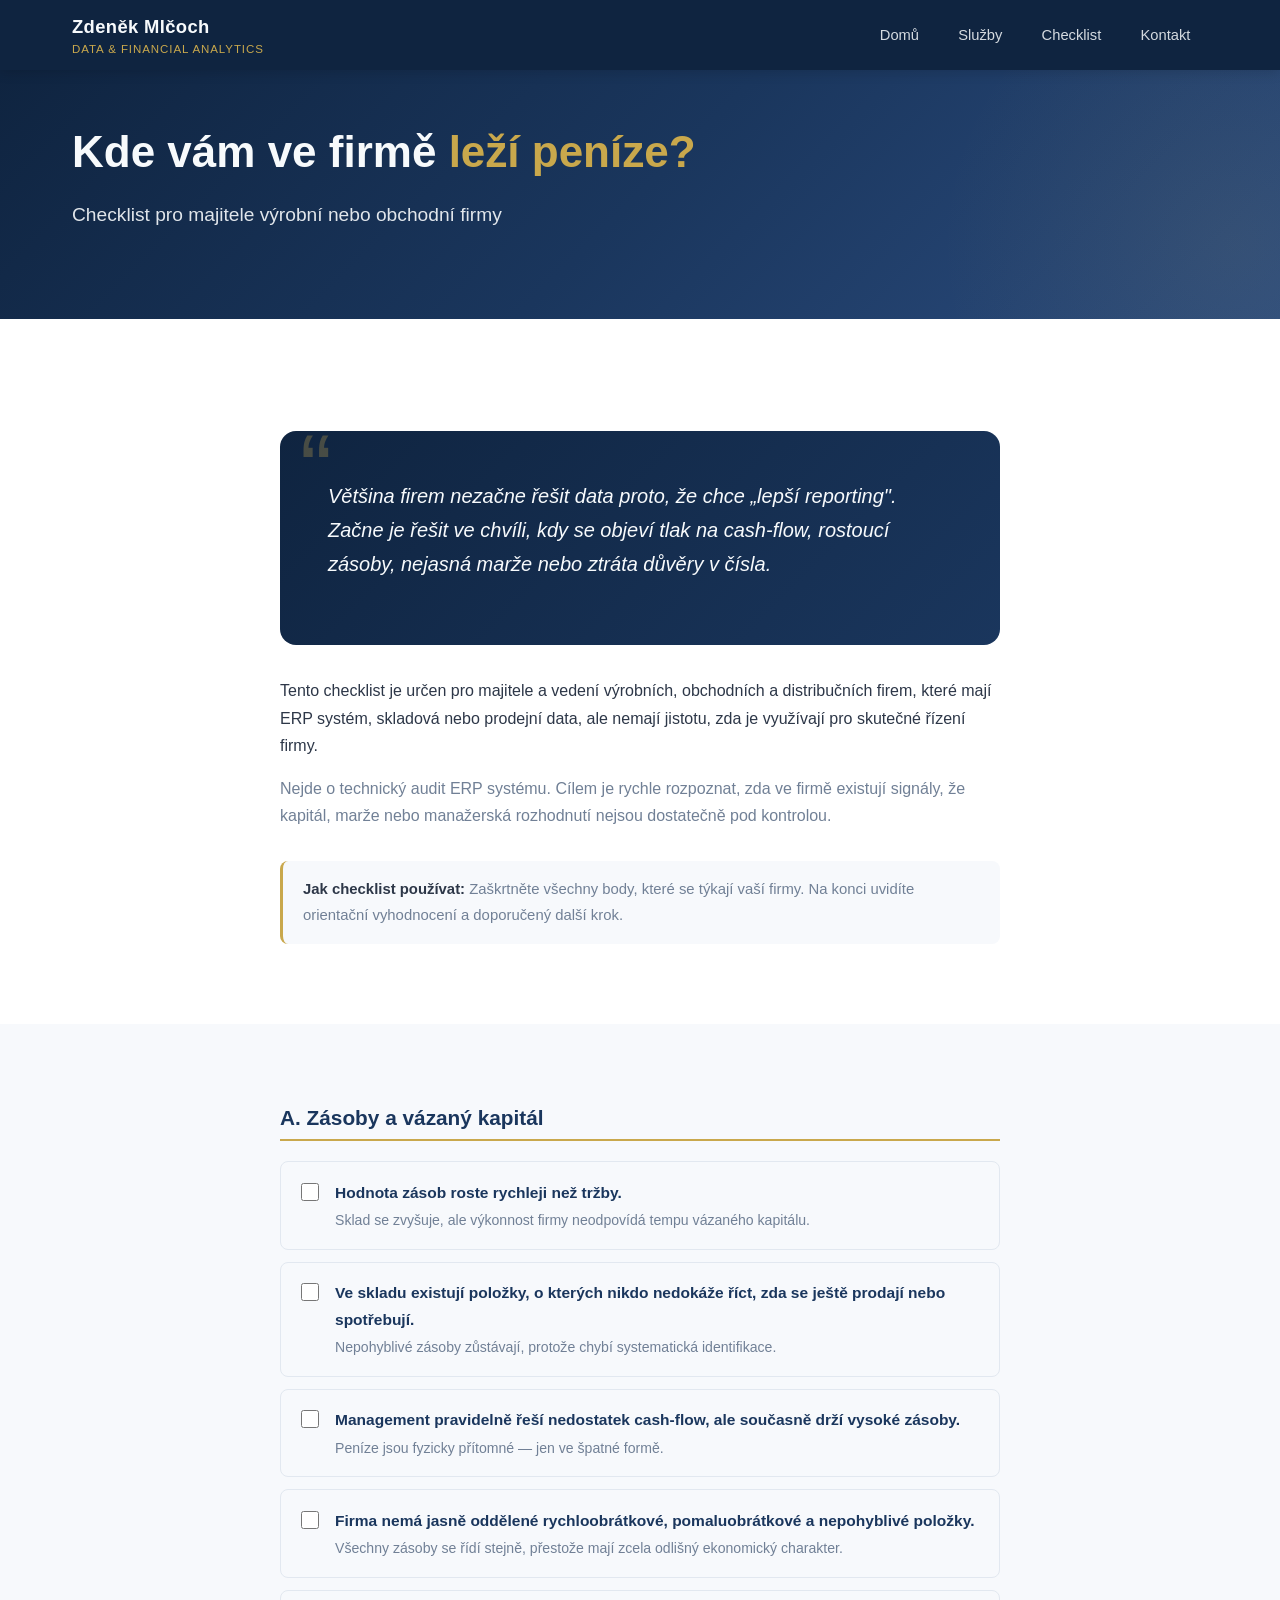
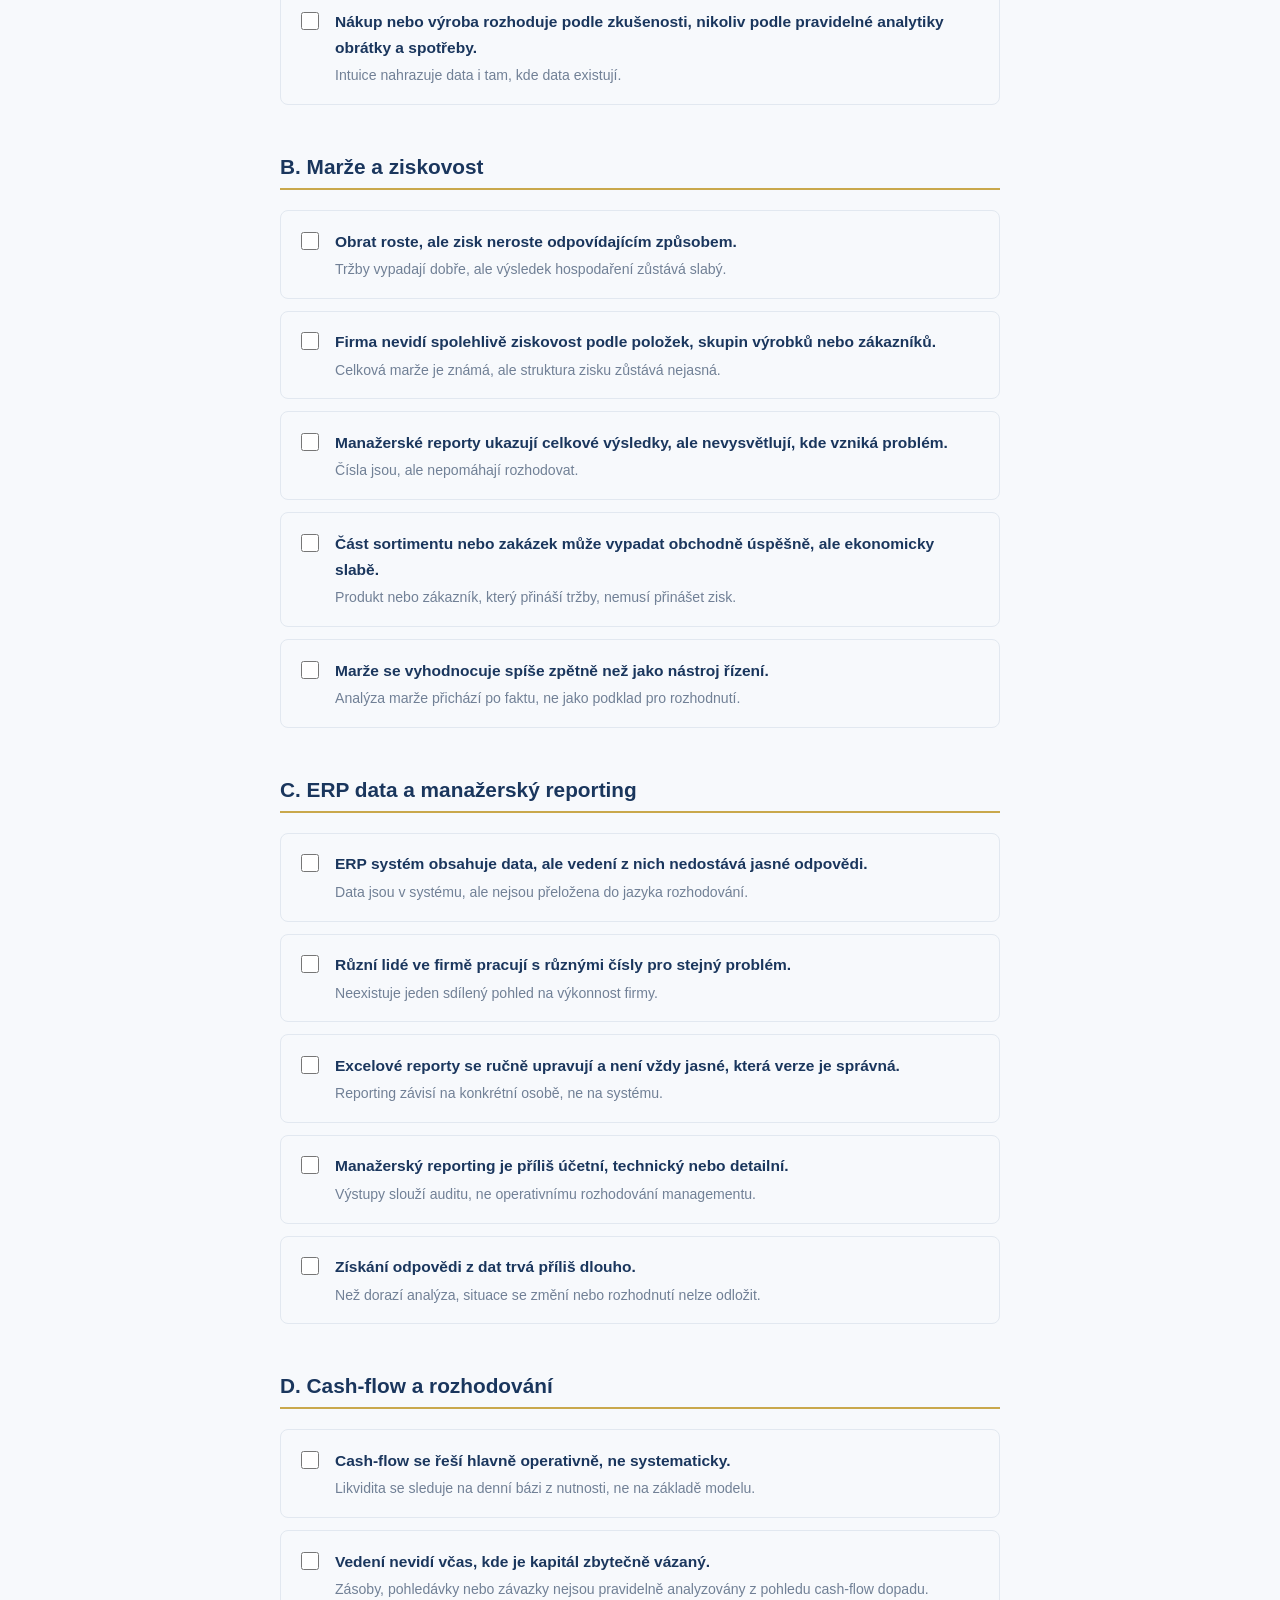
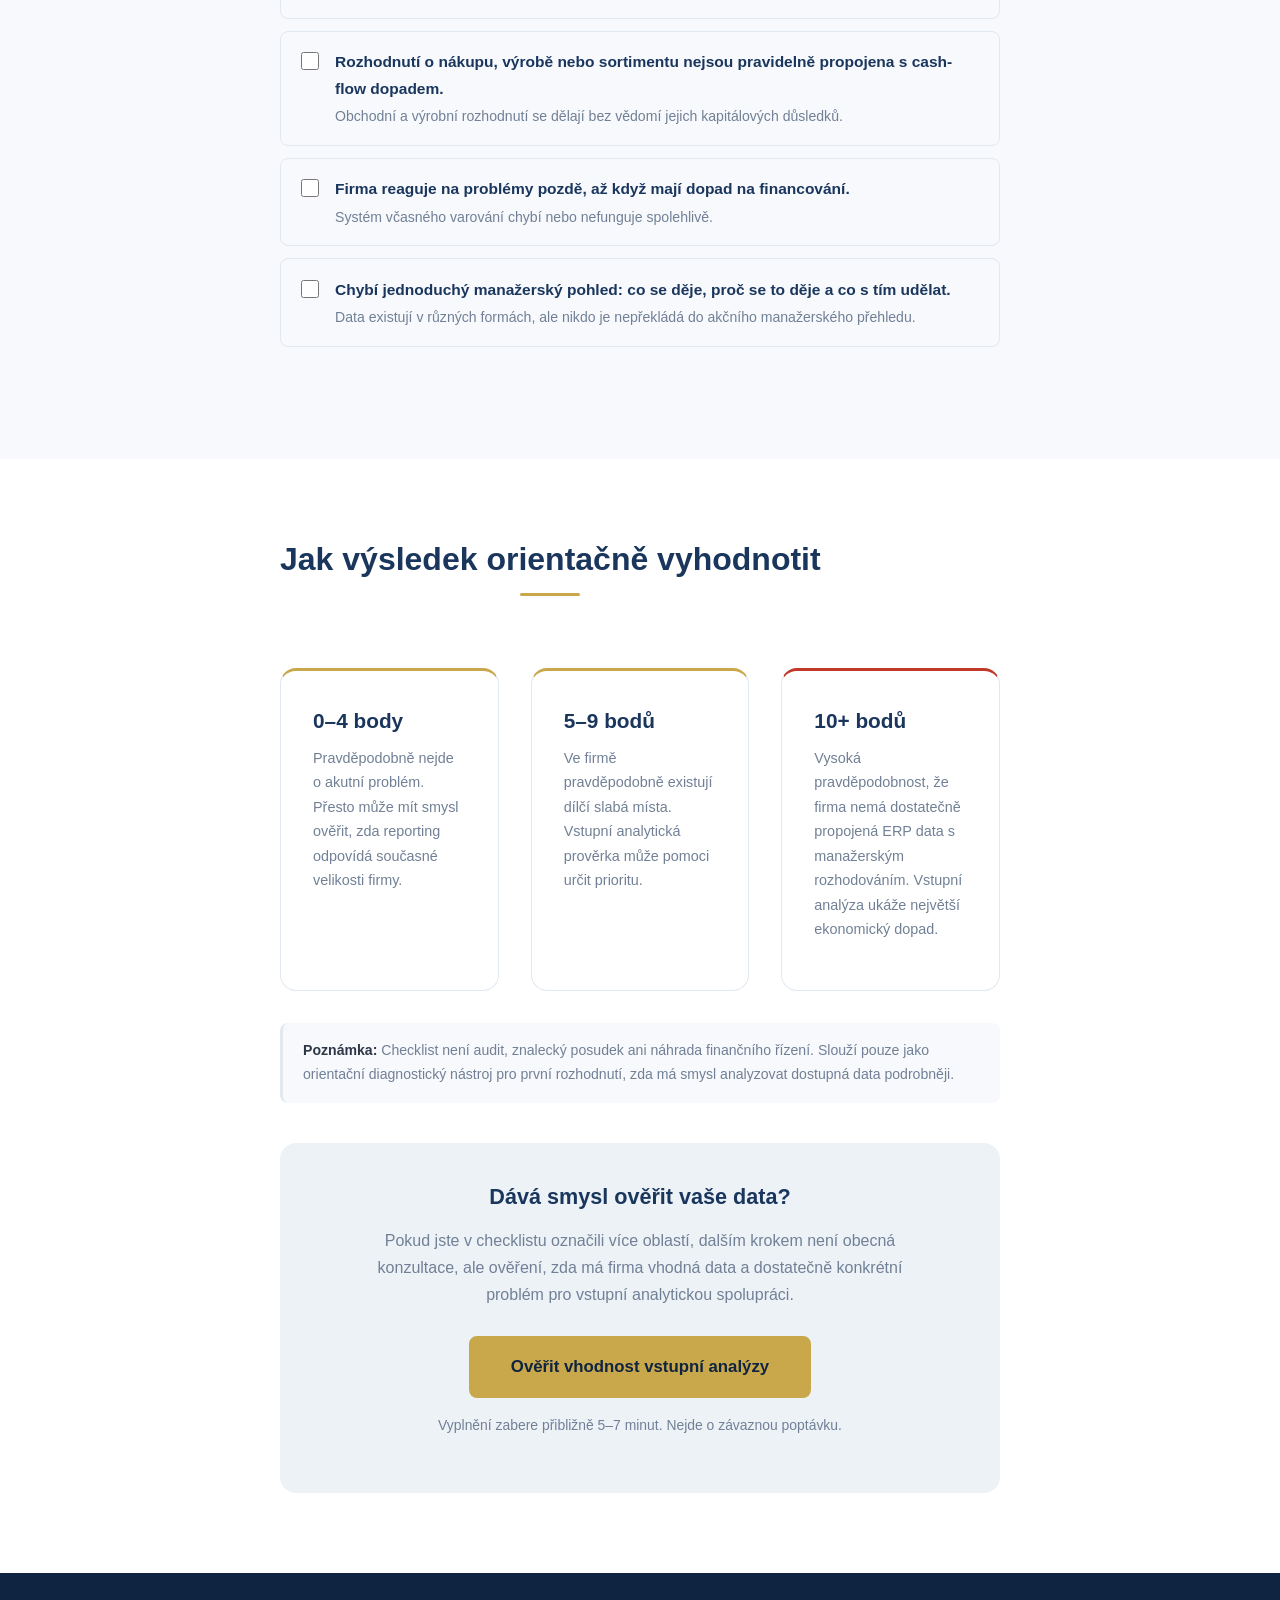
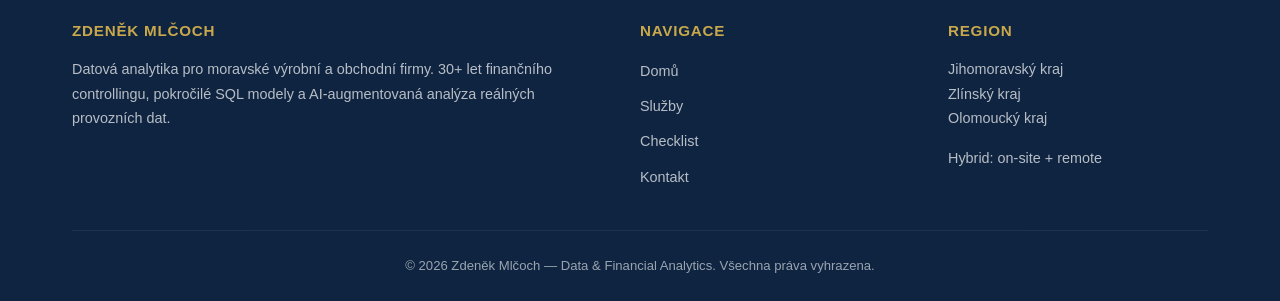
<file: docs/kde-lezi-penize.html>
<!DOCTYPE html>
<html lang="cs">
<head>
  <meta charset="UTF-8">
  <meta name="viewport" content="width=device-width, initial-scale=1.0">
  <title>Kde vám ve firmě leží peníze? | Zdeněk Mlčoch — Data &amp; Financial Analytics</title>
  <meta name="description" content="Praktický checklist pro majitele výrobních a obchodních firem. Pomůže odhalit, zda firma zbytečně váže kapitál v zásobách, marži, cash-flow nebo nevyužitých ERP datech.">
  <meta name="robots" content="index, follow">
  <meta name="author" content="Zdeněk Mlčoch">
  <link rel="canonical" href="https://hapeon.cz/kde-lezi-penize.html">
  <meta property="og:type" content="website">
  <meta property="og:locale" content="cs_CZ">
  <meta property="og:title" content="Kde vám ve firmě leží peníze? | Zdeněk Mlčoch">
  <meta property="og:description" content="Checklist pro majitele výrobní nebo obchodní firmy — zásoby, marže, cash-flow a ERP data.">
  <meta property="og:url" content="https://hapeon.cz/kde-lezi-penize.html">
  <meta property="og:site_name" content="Zdeněk Mlčoch – Data & Financial Analytics">
  <meta name="twitter:card" content="summary">
  <meta name="twitter:title" content="Kde vám ve firmě leží peníze? | Zdeněk Mlčoch">
  <meta name="twitter:description" content="Checklist pro majitele firmy: zásoby, marže, cash-flow, ERP data.">
  <link rel="stylesheet" href="style.css">
</head>
<body>

<!-- NAVIGATION -->
<nav class="navbar">
  <div class="container">
    <a href="index.html" class="nav-logo">
      Zdeněk Mlčoch
      <span>Data &amp; Financial Analytics</span>
    </a>
    <button class="nav-toggle" onclick="document.querySelector('.nav-links').classList.toggle('open')">&#9776;</button>
    <ul class="nav-links">
      <li><a href="index.html">Domů</a></li>
      <li><a href="sluzby.html">Služby</a></li>
      <li><a href="checklist.html">Checklist</a></li>
      <li><a href="kontakt.html">Kontakt</a></li>
    </ul>
  </div>
</nav>

<!-- HERO -->
<section class="hero" style="padding: 3.5rem 0;">
  <div class="container">
    <div class="hero-content">
      <h1>Kde vám ve firmě <span class="highlight">leží peníze?</span></h1>
      <p class="subtitle">
        Checklist pro majitele výrobní nebo obchodní firmy
      </p>
    </div>
  </div>
</section>

<!-- INTRO -->
<section>
  <div class="container">
    <div style="max-width: 720px; margin: 0 auto;">

      <div class="quote-block">
        <p>Většina firem nezačne řešit data proto, že chce „lepší reporting". Začne je řešit ve chvíli, kdy se objeví tlak na cash-flow, rostoucí zásoby, nejasná marže nebo ztráta důvěry v čísla.</p>
      </div>

      <div style="margin-top: 2rem;">
        <p>Tento checklist je určen pro majitele a vedení výrobních, obchodních a distribučních firem, které mají ERP systém, skladová nebo prodejní data, ale nemají jistotu, zda je využívají pro skutečné řízení firmy.</p>
        <p style="margin-top: 1rem; color: var(--text-light);">Nejde o technický audit ERP systému. Cílem je rychle rozpoznat, zda ve firmě existují signály, že kapitál, marže nebo manažerská rozhodnutí nejsou dostatečně pod kontrolou.</p>
      </div>

      <div style="margin-top: 2rem; padding: 1rem 1.25rem; background: var(--bg-light); border-radius: var(--radius); border-left: 3px solid var(--accent);">
        <p style="font-size: 0.93rem; color: var(--text-light); margin: 0;">
          <strong style="color: var(--text);">Jak checklist používat:</strong>
          Zaškrtněte všechny body, které se týkají vaší firmy. Na konci uvidíte orientační vyhodnocení a doporučený další krok.
        </p>
      </div>

    </div>
  </div>
</section>

<!-- CHECKLIST SECTIONS -->
<section class="bg-light">
  <div class="container">
    <div style="max-width: 720px; margin: 0 auto;">

      <!-- SECTION A -->
      <div class="checklist-section" style="margin-bottom: 3rem;">
        <h2 style="color: var(--primary); font-size: 1.3rem; margin-bottom: 1.25rem; padding-bottom: 0.5rem; border-bottom: 2px solid var(--accent);">
          A. Zásoby a vázaný kapitál
        </h2>
        <div class="checklist-items">

          <div class="checklist-item">
            <label class="checklist-label">
              <input type="checkbox" class="checklist-check" data-section="a">
              <div>
                <strong>Hodnota zásob roste rychleji než tržby.</strong>
                <p>Sklad se zvyšuje, ale výkonnost firmy neodpovídá tempu vázaného kapitálu.</p>
              </div>
            </label>
          </div>

          <div class="checklist-item">
            <label class="checklist-label">
              <input type="checkbox" class="checklist-check" data-section="a">
              <div>
                <strong>Ve skladu existují položky, o kterých nikdo nedokáže říct, zda se ještě prodají nebo spotřebují.</strong>
                <p>Nepohyblivé zásoby zůstávají, protože chybí systematická identifikace.</p>
              </div>
            </label>
          </div>

          <div class="checklist-item">
            <label class="checklist-label">
              <input type="checkbox" class="checklist-check" data-section="a">
              <div>
                <strong>Management pravidelně řeší nedostatek cash-flow, ale současně drží vysoké zásoby.</strong>
                <p>Peníze jsou fyzicky přítomné — jen ve špatné formě.</p>
              </div>
            </label>
          </div>

          <div class="checklist-item">
            <label class="checklist-label">
              <input type="checkbox" class="checklist-check" data-section="a">
              <div>
                <strong>Firma nemá jasně oddělené rychloobrátkové, pomaluobrátkové a nepohyblivé položky.</strong>
                <p>Všechny zásoby se řídí stejně, přestože mají zcela odlišný ekonomický charakter.</p>
              </div>
            </label>
          </div>

          <div class="checklist-item">
            <label class="checklist-label">
              <input type="checkbox" class="checklist-check" data-section="a">
              <div>
                <strong>Nákup nebo výroba rozhoduje podle zkušenosti, nikoliv podle pravidelné analytiky obrátky a spotřeby.</strong>
                <p>Intuice nahrazuje data i tam, kde data existují.</p>
              </div>
            </label>
          </div>

        </div>
      </div>

      <!-- SECTION B -->
      <div class="checklist-section" style="margin-bottom: 3rem;">
        <h2 style="color: var(--primary); font-size: 1.3rem; margin-bottom: 1.25rem; padding-bottom: 0.5rem; border-bottom: 2px solid var(--accent);">
          B. Marže a ziskovost
        </h2>
        <div class="checklist-items">

          <div class="checklist-item">
            <label class="checklist-label">
              <input type="checkbox" class="checklist-check" data-section="b">
              <div>
                <strong>Obrat roste, ale zisk neroste odpovídajícím způsobem.</strong>
                <p>Tržby vypadají dobře, ale výsledek hospodaření zůstává slabý.</p>
              </div>
            </label>
          </div>

          <div class="checklist-item">
            <label class="checklist-label">
              <input type="checkbox" class="checklist-check" data-section="b">
              <div>
                <strong>Firma nevidí spolehlivě ziskovost podle položek, skupin výrobků nebo zákazníků.</strong>
                <p>Celková marže je známá, ale struktura zisku zůstává nejasná.</p>
              </div>
            </label>
          </div>

          <div class="checklist-item">
            <label class="checklist-label">
              <input type="checkbox" class="checklist-check" data-section="b">
              <div>
                <strong>Manažerské reporty ukazují celkové výsledky, ale nevysvětlují, kde vzniká problém.</strong>
                <p>Čísla jsou, ale nepomáhají rozhodovat.</p>
              </div>
            </label>
          </div>

          <div class="checklist-item">
            <label class="checklist-label">
              <input type="checkbox" class="checklist-check" data-section="b">
              <div>
                <strong>Část sortimentu nebo zakázek může vypadat obchodně úspěšně, ale ekonomicky slabě.</strong>
                <p>Produkt nebo zákazník, který přináší tržby, nemusí přinášet zisk.</p>
              </div>
            </label>
          </div>

          <div class="checklist-item">
            <label class="checklist-label">
              <input type="checkbox" class="checklist-check" data-section="b">
              <div>
                <strong>Marže se vyhodnocuje spíše zpětně než jako nástroj řízení.</strong>
                <p>Analýza marže přichází po faktu, ne jako podklad pro rozhodnutí.</p>
              </div>
            </label>
          </div>

        </div>
      </div>

      <!-- SECTION C -->
      <div class="checklist-section" style="margin-bottom: 3rem;">
        <h2 style="color: var(--primary); font-size: 1.3rem; margin-bottom: 1.25rem; padding-bottom: 0.5rem; border-bottom: 2px solid var(--accent);">
          C. ERP data a manažerský reporting
        </h2>
        <div class="checklist-items">

          <div class="checklist-item">
            <label class="checklist-label">
              <input type="checkbox" class="checklist-check" data-section="c">
              <div>
                <strong>ERP systém obsahuje data, ale vedení z nich nedostává jasné odpovědi.</strong>
                <p>Data jsou v systému, ale nejsou přeložena do jazyka rozhodování.</p>
              </div>
            </label>
          </div>

          <div class="checklist-item">
            <label class="checklist-label">
              <input type="checkbox" class="checklist-check" data-section="c">
              <div>
                <strong>Různí lidé ve firmě pracují s různými čísly pro stejný problém.</strong>
                <p>Neexistuje jeden sdílený pohled na výkonnost firmy.</p>
              </div>
            </label>
          </div>

          <div class="checklist-item">
            <label class="checklist-label">
              <input type="checkbox" class="checklist-check" data-section="c">
              <div>
                <strong>Excelové reporty se ručně upravují a není vždy jasné, která verze je správná.</strong>
                <p>Reporting závisí na konkrétní osobě, ne na systému.</p>
              </div>
            </label>
          </div>

          <div class="checklist-item">
            <label class="checklist-label">
              <input type="checkbox" class="checklist-check" data-section="c">
              <div>
                <strong>Manažerský reporting je příliš účetní, technický nebo detailní.</strong>
                <p>Výstupy slouží auditu, ne operativnímu rozhodování managementu.</p>
              </div>
            </label>
          </div>

          <div class="checklist-item">
            <label class="checklist-label">
              <input type="checkbox" class="checklist-check" data-section="c">
              <div>
                <strong>Získání odpovědi z dat trvá příliš dlouho.</strong>
                <p>Než dorazí analýza, situace se změní nebo rozhodnutí nelze odložit.</p>
              </div>
            </label>
          </div>

        </div>
      </div>

      <!-- SECTION D -->
      <div class="checklist-section" style="margin-bottom: 2rem;">
        <h2 style="color: var(--primary); font-size: 1.3rem; margin-bottom: 1.25rem; padding-bottom: 0.5rem; border-bottom: 2px solid var(--accent);">
          D. Cash-flow a rozhodování
        </h2>
        <div class="checklist-items">

          <div class="checklist-item">
            <label class="checklist-label">
              <input type="checkbox" class="checklist-check" data-section="d">
              <div>
                <strong>Cash-flow se řeší hlavně operativně, ne systematicky.</strong>
                <p>Likvidita se sleduje na denní bázi z nutnosti, ne na základě modelu.</p>
              </div>
            </label>
          </div>

          <div class="checklist-item">
            <label class="checklist-label">
              <input type="checkbox" class="checklist-check" data-section="d">
              <div>
                <strong>Vedení nevidí včas, kde je kapitál zbytečně vázaný.</strong>
                <p>Zásoby, pohledávky nebo závazky nejsou pravidelně analyzovány z pohledu cash-flow dopadu.</p>
              </div>
            </label>
          </div>

          <div class="checklist-item">
            <label class="checklist-label">
              <input type="checkbox" class="checklist-check" data-section="d">
              <div>
                <strong>Rozhodnutí o nákupu, výrobě nebo sortimentu nejsou pravidelně propojena s cash-flow dopadem.</strong>
                <p>Obchodní a výrobní rozhodnutí se dělají bez vědomí jejich kapitálových důsledků.</p>
              </div>
            </label>
          </div>

          <div class="checklist-item">
            <label class="checklist-label">
              <input type="checkbox" class="checklist-check" data-section="d">
              <div>
                <strong>Firma reaguje na problémy pozdě, až když mají dopad na financování.</strong>
                <p>Systém včasného varování chybí nebo nefunguje spolehlivě.</p>
              </div>
            </label>
          </div>

          <div class="checklist-item">
            <label class="checklist-label">
              <input type="checkbox" class="checklist-check" data-section="d">
              <div>
                <strong>Chybí jednoduchý manažerský pohled: co se děje, proč se to děje a co s tím udělat.</strong>
                <p>Data existují v různých formách, ale nikdo je nepřekládá do akčního manažerského přehledu.</p>
              </div>
            </label>
          </div>

        </div>
      </div>

      <!-- LIVE SCORE DISPLAY -->
      <div id="score-bar" style="margin-top: 1rem; text-align: center; display: none;">
        <p style="font-size: 0.93rem; color: var(--text-light);">Zaškrtnuto: <strong id="score-count">0</strong> z 20</p>
      </div>

    </div>
  </div>
</section>

<!-- EVALUATION -->
<section>
  <div class="container">
    <div style="max-width: 720px; margin: 0 auto;">

      <div class="section-header" style="text-align: left;">
        <h2>Jak výsledek orientačně vyhodnotit</h2>
      </div>

      <div id="eval-result" style="display: none; margin-bottom: 2rem;">
        <div class="card" id="eval-card">
          <h3 id="eval-heading"></h3>
          <p id="eval-text"></p>
        </div>
      </div>

      <!-- Statická tabulka vyhodnocení (vždy viditelná) -->
      <div class="card-grid-3" style="margin-bottom: 2rem;">
        <div class="card" style="border-top: 3px solid var(--accent);">
          <div style="font-size: 1.3rem; font-weight: 700; color: var(--primary); margin-bottom: 0.5rem;">0–4 body</div>
          <p style="font-size: 0.9rem; color: var(--text-light);">Pravděpodobně nejde o akutní problém. Přesto může mít smysl ověřit, zda reporting odpovídá současné velikosti firmy.</p>
        </div>
        <div class="card" style="border-top: 3px solid var(--accent);">
          <div style="font-size: 1.3rem; font-weight: 700; color: var(--primary); margin-bottom: 0.5rem;">5–9 bodů</div>
          <p style="font-size: 0.9rem; color: var(--text-light);">Ve firmě pravděpodobně existují dílčí slabá místa. Vstupní analytická prověrka může pomoci určit prioritu.</p>
        </div>
        <div class="card" style="border-top: 3px solid #c0392b;">
          <div style="font-size: 1.3rem; font-weight: 700; color: var(--primary); margin-bottom: 0.5rem;">10+ bodů</div>
          <p style="font-size: 0.9rem; color: var(--text-light);">Vysoká pravděpodobnost, že firma nemá dostatečně propojená ERP data s manažerským rozhodováním. Vstupní analýza ukáže největší ekonomický dopad.</p>
        </div>
      </div>

      <!-- DISCLAIMER -->
      <div style="padding: 1rem 1.25rem; background: var(--bg-light); border-radius: var(--radius); border-left: 3px solid var(--border); margin-bottom: 2.5rem;">
        <p style="font-size: 0.88rem; color: var(--text-light); margin: 0;">
          <strong style="color: var(--text);">Poznámka:</strong>
          Checklist není audit, znalecký posudek ani náhrada finančního řízení. Slouží pouze jako orientační diagnostický nástroj pro první rozhodnutí, zda má smysl analyzovat dostupná data podrobněji.
        </p>
      </div>

      <!-- CTA -->
      <div style="padding: 2.5rem; background: var(--bg-alt); border-radius: var(--radius-lg); text-align: center;">
        <h3 style="color: var(--primary); margin-bottom: 1rem;">Dává smysl ověřit vaše data?</h3>
        <p style="color: var(--text-light); margin-bottom: 1.75rem; max-width: 560px; margin-left: auto; margin-right: auto;">
          Pokud jste v checklistu označili více oblastí, dalším krokem není obecná konzultace, ale ověření, zda má firma vhodná data a dostatečně konkrétní problém pro vstupní analytickou spolupráci.
        </p>
        <a href="diagnostika.html" class="btn btn-primary" style="font-size: 1.05rem; padding: 0.9rem 2.5rem;">Ověřit vhodnost vstupní analýzy</a>
        <p style="margin-top: 1rem; font-size: 0.87rem; color: var(--text-light);">
          Vyplnění zabere přibližně 5–7 minut. Nejde o závaznou poptávku.
        </p>
      </div>

    </div>
  </div>
</section>

<!-- FOOTER -->
<footer class="footer">
  <div class="container">
    <div class="footer-grid">
      <div>
        <h4>Zdeněk Mlčoch</h4>
        <p>Datová analytika pro moravské výrobní a obchodní firmy. 30+ let finančního controllingu,
           pokročilé SQL modely a AI-augmentovaná analýza reálných provozních dat.</p>
      </div>
      <div>
        <h4>Navigace</h4>
        <ul class="footer-links">
          <li><a href="index.html">Domů</a></li>
          <li><a href="sluzby.html">Služby</a></li>
          <li><a href="checklist.html">Checklist</a></li>
          <li><a href="kontakt.html">Kontakt</a></li>
        </ul>
      </div>
      <div>
        <h4>Region</h4>
        <p>Jihomoravský kraj<br>Zlínský kraj<br>Olomoucký kraj</p>
        <p style="margin-top: 1rem;">Hybrid: on-site + remote</p>
      </div>
    </div>
    <div class="footer-bottom">
      &copy; 2026 Zdeněk Mlčoch &mdash; Data &amp; Financial Analytics. Všechna práva vyhrazena.
    </div>
  </div>
</footer>

<script>
var checks = document.querySelectorAll('.checklist-check');
var scoreBar = document.getElementById('score-bar');
var scoreCount = document.getElementById('score-count');
var evalResult = document.getElementById('eval-result');
var evalCard = document.getElementById('eval-card');
var evalHeading = document.getElementById('eval-heading');
var evalText = document.getElementById('eval-text');

function updateScore() {
  var count = 0;
  checks.forEach(function(c) { if (c.checked) count++; });

  scoreCount.textContent = count;

  if (count === 0) {
    scoreBar.style.display = 'none';
    evalResult.style.display = 'none';
    return;
  }

  scoreBar.style.display = 'block';

  if (count <= 4) {
    evalCard.style.borderLeft = '4px solid var(--accent)';
    evalHeading.textContent = '0–4 body: Pravděpodobně nejde o akutní problém.';
    evalText.textContent = 'Přesto může mít smysl ověřit, zda reporting a datové výstupy odpovídají současné velikosti a struktuře firmy.';
  } else if (count <= 9) {
    evalCard.style.borderLeft = '4px solid var(--accent)';
    evalHeading.textContent = 'Zaškrtnuto ' + count + ' bodů: Ve firmě pravděpodobně existují dílčí slabá místa.';
    evalText.textContent = 'Slabá místa v zásobách, marži, cash-flow nebo reportingu. Vstupní analytická prověrka může pomoci určit, kde je největší ekonomický dopad a co řešit jako první.';
  } else {
    evalCard.style.borderLeft = '4px solid #c0392b';
    evalHeading.textContent = 'Zaškrtnuto ' + count + ' bodů: Vysoká pravděpodobnost systémového problému.';
    evalText.textContent = 'Existují jasné signály, že firma nemá dostatečně propojená ERP data s manažerským rozhodováním. Vstupní analýza může ukázat, kde je největší ekonomický dopad a jak ho rychle kvantifikovat.';
  }

  evalResult.style.display = 'block';
}

checks.forEach(function(c) {
  c.addEventListener('change', updateScore);
});
</script>

</body>
</html>
</file>
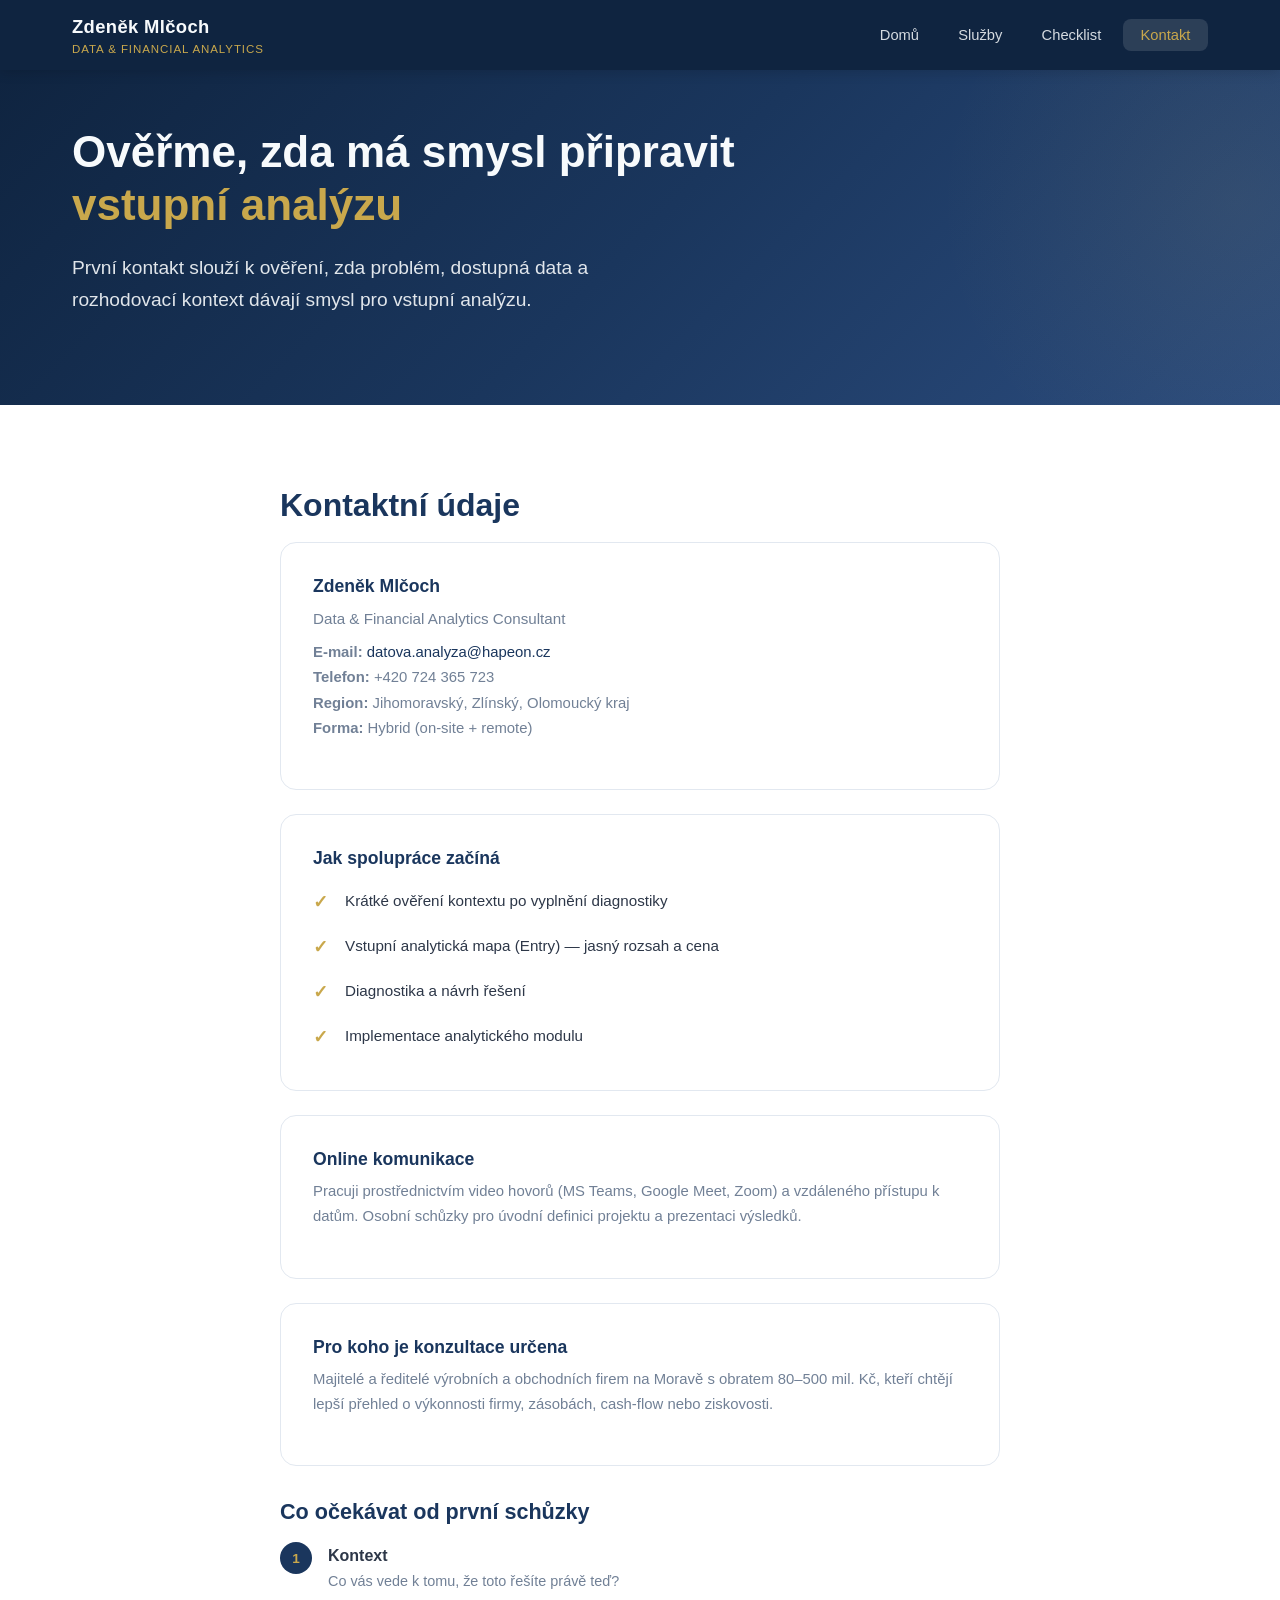
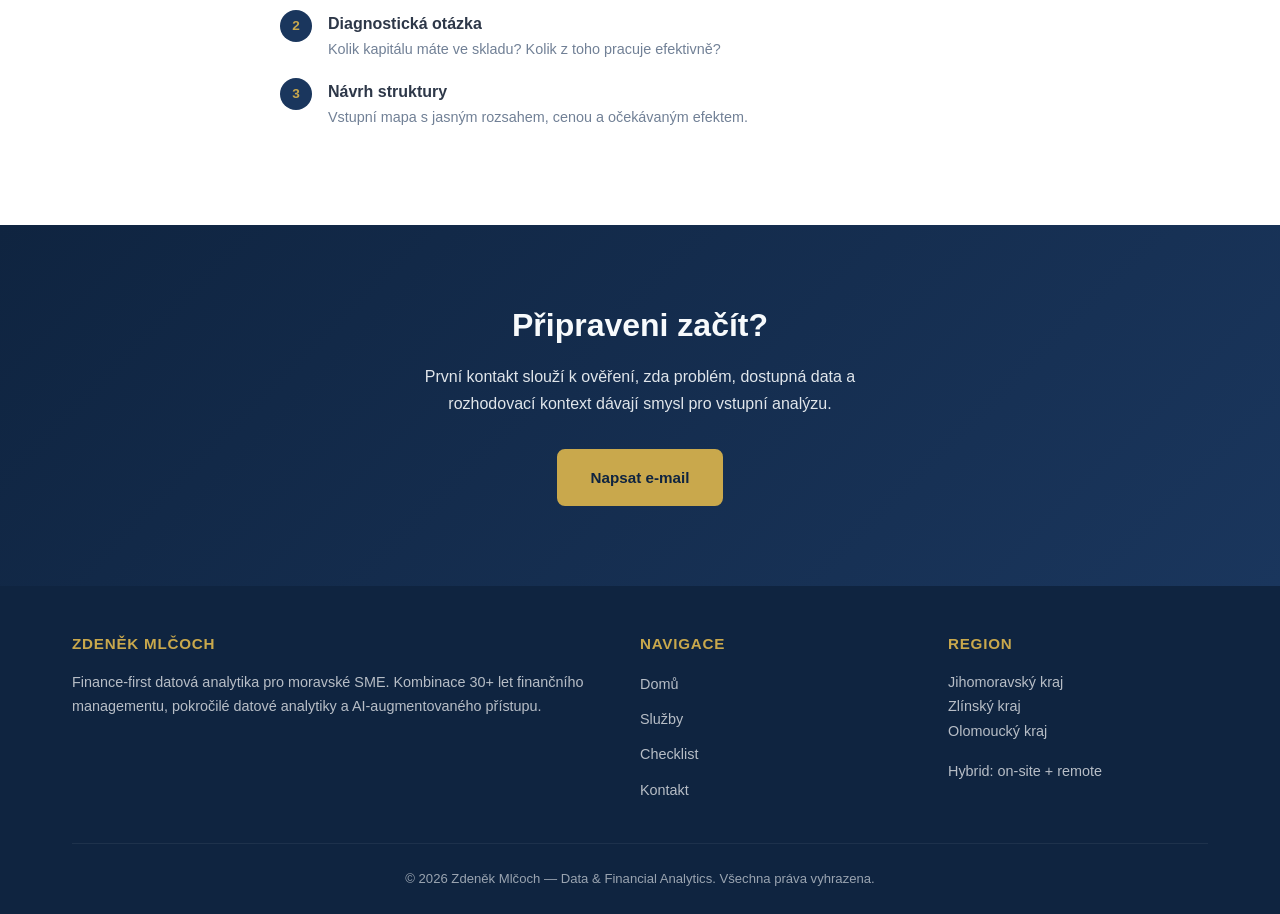
<file: docs/kontakt.html>
<!DOCTYPE html>
<html lang="cs">
<head>
  <meta charset="UTF-8">
  <meta name="viewport" content="width=device-width, initial-scale=1.0">
  <title>Kontakt | Zdeněk Mlčoch — Data & Financial Analytics</title>
  <meta name="description" content="Kontaktujte Zdeňka Mlčocha pro vstupní konzultaci datové analytiky. E-mail, telefon, region Jihomoravský, Zlínský a Olomoucký kraj.">
  <meta name="robots" content="index, follow">
  <meta name="author" content="Zdeněk Mlčoch">
  <link rel="canonical" href="https://hapeon.cz/kontakt.html">
  <meta property="og:type" content="website">
  <meta property="og:locale" content="cs_CZ">
  <meta property="og:title" content="Kontakt | Zdeněk Mlčoch — Data & Financial Analytics">
  <meta property="og:description" content="Kontaktujte Zdeňka Mlčocha pro vstupní konzultaci. Analytická spolupráce pro výrobní a obchodní firmy na Moravě.">
  <meta property="og:url" content="https://hapeon.cz/kontakt.html">
  <meta property="og:site_name" content="Zdeněk Mlčoch – Data & Financial Analytics">
  <meta name="twitter:card" content="summary">
  <meta name="twitter:title" content="Kontakt | Zdeněk Mlčoch — Data & Financial Analytics">
  <meta name="twitter:description" content="Kontaktujte Zdeňka Mlčocha pro vstupní konzultaci datové analytiky pro moravské SME.">
  <link rel="stylesheet" href="style.css">
</head>
<body>

<!-- NAVIGATION -->
<nav class="navbar">
  <div class="container">
    <a href="index.html" class="nav-logo">
      Zdeněk Mlčoch
      <span>Data &amp; Financial Analytics</span>
    </a>
    <button class="nav-toggle" onclick="document.querySelector('.nav-links').classList.toggle('open')">&#9776;</button>
    <ul class="nav-links">
      <li><a href="index.html">Domů</a></li>
      <li><a href="sluzby.html">Služby</a></li>
      <li><a href="checklist.html">Checklist</a></li>
      <li><a href="kontakt.html" class="active">Kontakt</a></li>
    </ul>
  </div>
</nav>

<!-- HERO -->
<section class="hero" style="padding: 3.5rem 0;">
  <div class="container">
    <div class="hero-content">
      <h1>Ověřme, zda má smysl připravit <span class="highlight">vstupní analýzu</span></h1>
      <p class="subtitle">
        První kontakt slouží k ověření, zda problém, dostupná data a rozhodovací kontext
        dávají smysl pro vstupní analýzu.
      </p>
    </div>
  </div>
</section>

<!-- CONTACT CONTENT -->
<section>
  <div class="container">
    <!-- CONTACT FORM — suspendován, kód zachován pro pozdější aktivaci
    <div class="two-col">
      <div>
        <h2>Napište mi</h2>
        <p style="color: var(--text-light); margin-bottom: 2rem;">
          Popište stručně vaši situaci a já se vám ozvu do 2 pracovních dnů.
        </p>
        <form id="contactForm" action="https://formsubmit.co/datova.analyza@hapeon.cz" method="POST">
          <input type="hidden" name="_subject" value="Nová poptávka z webu">
          <input type="hidden" name="_next" value="https://hapeon.cz/kontakt.html?sent=1">
          <input type="hidden" name="_captcha" value="true">
          <input type="hidden" name="_template" value="table">
          <input type="text" name="_honey" style="display:none">
          <div style="position: absolute; left: -9999px; top: -9999px;" aria-hidden="true">
            <label for="website">Website</label>
            <input type="text" id="website" name="_gotcha" tabindex="-1" autocomplete="off">
          </div>
          <div class="form-group"><label for="name">Jméno a příjmení</label><input type="text" id="name" name="name" required placeholder="Jan Novák"></div>
          <div class="form-group"><label for="company">Firma</label><input type="text" id="company" name="company" placeholder="Název firmy"></div>
          <div class="form-group"><label for="email">E-mail</label><input type="email" id="email" name="email" required placeholder="jan.novak@firma.cz"></div>
          <div class="form-group"><label for="phone">Telefon</label><input type="tel" id="phone" name="phone" placeholder="+420 xxx xxx xxx"></div>
          <div class="form-group"><label for="interest">Oblast zájmu</label>
            <select id="interest" name="interest">
              <option value="">-- Vyberte --</option>
              <option value="inventory">Optimalizace zásob</option>
              <option value="margin">Analýza ziskovosti a marží</option>
              <option value="cashflow">Cash-flow a working capital</option>
              <option value="accounting">Manažerské účetnictví</option>
              <option value="data">Datová architektura a reporting</option>
              <option value="other">Jiné / nevím přesně</option>
            </select>
          </div>
          <div class="form-group"><label for="message">Stručný popis situace</label><textarea id="message" name="message"></textarea></div>
          <button type="submit" class="btn btn-primary" style="border: none; width: 100%;">Odeslat zprávu</button>
        </form>
      </div>
      <div>
    END SUSPENDED FORM -->

    <div style="max-width: 720px; margin: 0 auto;">
      <div>
        <h2>Kontaktní údaje</h2>

        <div class="card" style="margin-bottom: 1.5rem;">
          <h4>Zdeněk Mlčoch</h4>
          <p style="margin-bottom: 0.5rem;">Data &amp; Financial Analytics Consultant</p>
          <p style="font-size: 0.93rem; color: var(--text-light);">
            <strong>E-mail:</strong> <span id="email-contact"></span><br>
            <strong>Telefon:</strong> +420 724 365 723<br>
            <strong>Region:</strong> Jihomoravský, Zlínský, Olomoucký kraj<br>
            <strong>Forma:</strong> Hybrid (on-site + remote)
          </p>
          <script>
          (function(){var u='datova.analyza',d='hapeon.cz',e=u+'@'+d;var s=document.getElementById('email-contact');var a=document.createElement('a');a.href='mai'+'lto:'+e;a.textContent=e;s.appendChild(a);})();
          </script>
        </div>

        <div class="card" style="margin-bottom: 1.5rem;">
          <h4>Jak spolupráce začíná</h4>
          <ul class="feature-list">
            <li>Krátké ověření kontextu po vyplnění diagnostiky</li>
            <li>Vstupní analytická mapa (Entry) &mdash; jasný rozsah a cena</li>
            <li>Diagnostika a návrh řešení</li>
            <li>Implementace analytického modulu</li>
          </ul>
        </div>

        <div class="card" style="margin-bottom: 1.5rem;">
          <h4>Online komunikace</h4>
          <p style="font-size: 0.93rem; color: var(--text-light);">
            Pracuji prostřednictvím video hovorů (MS Teams, Google Meet, Zoom)
            a vzdáleného přístupu k datům. Osobní schůzky pro úvodní definici
            projektu a prezentaci výsledků.
          </p>
        </div>

        <div class="card">
          <h4>Pro koho je konzultace určena</h4>
          <p style="font-size: 0.93rem; color: var(--text-light);">
            Majitelé a ředitelé výrobních a obchodních firem na Moravě
            s obratem 80&ndash;500 mil. Kč, kteří chtějí lepší přehled
            o výkonnosti firmy, zásobách, cash-flow nebo ziskovosti.
          </p>
        </div>

        <!-- WHAT TO EXPECT -->
        <div style="margin-top: 2rem;">
          <h3>Co očekávat od první schůzky</h3>
          <div style="margin-top: 1rem;">
            <div style="display: flex; gap: 1rem; margin-bottom: 1rem;">
              <div style="min-width: 32px; height: 32px; background: var(--primary); color: var(--accent); border-radius: 50%; display: flex; align-items: center; justify-content: center; font-weight: 700; font-size: 0.85rem;">1</div>
              <div>
                <strong>Kontext</strong>
                <p style="font-size: 0.9rem; color: var(--text-light); margin: 0;">Co vás vede k tomu, že toto řešíte právě teď?</p>
              </div>
            </div>
            <div style="display: flex; gap: 1rem; margin-bottom: 1rem;">
              <div style="min-width: 32px; height: 32px; background: var(--primary); color: var(--accent); border-radius: 50%; display: flex; align-items: center; justify-content: center; font-weight: 700; font-size: 0.85rem;">2</div>
              <div>
                <strong>Diagnostická otázka</strong>
                <p style="font-size: 0.9rem; color: var(--text-light); margin: 0;">Kolik kapitálu máte ve skladu? Kolik z toho pracuje efektivně?</p>
              </div>
            </div>
            <div style="display: flex; gap: 1rem; margin-bottom: 1rem;">
              <div style="min-width: 32px; height: 32px; background: var(--primary); color: var(--accent); border-radius: 50%; display: flex; align-items: center; justify-content: center; font-weight: 700; font-size: 0.85rem;">3</div>
              <div>
                <strong>Návrh struktury</strong>
                <p style="font-size: 0.9rem; color: var(--text-light); margin: 0;">Vstupní mapa s jasným rozsahem, cenou a očekávaným efektem.</p>
              </div>
            </div>
          </div>
        </div>
      </div>
    </div>
  </div>
</section>

<!-- CTA -->
<section class="cta-section">
  <div class="container">
    <h2>Připraveni začít?</h2>
    <p>První kontakt slouží k ověření, zda problém, dostupná data a rozhodovací kontext dávají smysl pro vstupní analýzu.</p>
    <a id="cta-email" href="#" class="btn btn-primary">Napsat e-mail</a>
    <script>
    (function(){var u='datova.analyza',d='hapeon.cz';document.getElementById('cta-email').href='mai'+'lto:'+u+'@'+d;})();
    </script>
  </div>
</section>

<!-- FOOTER -->
<footer class="footer">
  <div class="container">
    <div class="footer-grid">
      <div>
        <h4>Zdeněk Mlčoch</h4>
        <p>Finance-first datová analytika pro moravské SME. Kombinace 30+ let finančního managementu,
           pokročilé datové analytiky a AI-augmentovaného přístupu.</p>
      </div>
      <div>
        <h4>Navigace</h4>
        <ul class="footer-links">
          <li><a href="index.html">Domů</a></li>
          <li><a href="sluzby.html">Služby</a></li>
          <li><a href="checklist.html">Checklist</a></li>
          <li><a href="kontakt.html">Kontakt</a></li>
        </ul>
      </div>
      <div>
        <h4>Region</h4>
        <p>Jihomoravský kraj<br>Zlínský kraj<br>Olomoucký kraj</p>
        <p style="margin-top: 1rem;">Hybrid: on-site + remote</p>
      </div>
    </div>
    <div class="footer-bottom">
      &copy; 2026 Zdeněk Mlčoch &mdash; Data &amp; Financial Analytics. Všechna práva vyhrazena.
    </div>
  </div>
</footer>

</body>
</html>
</file>
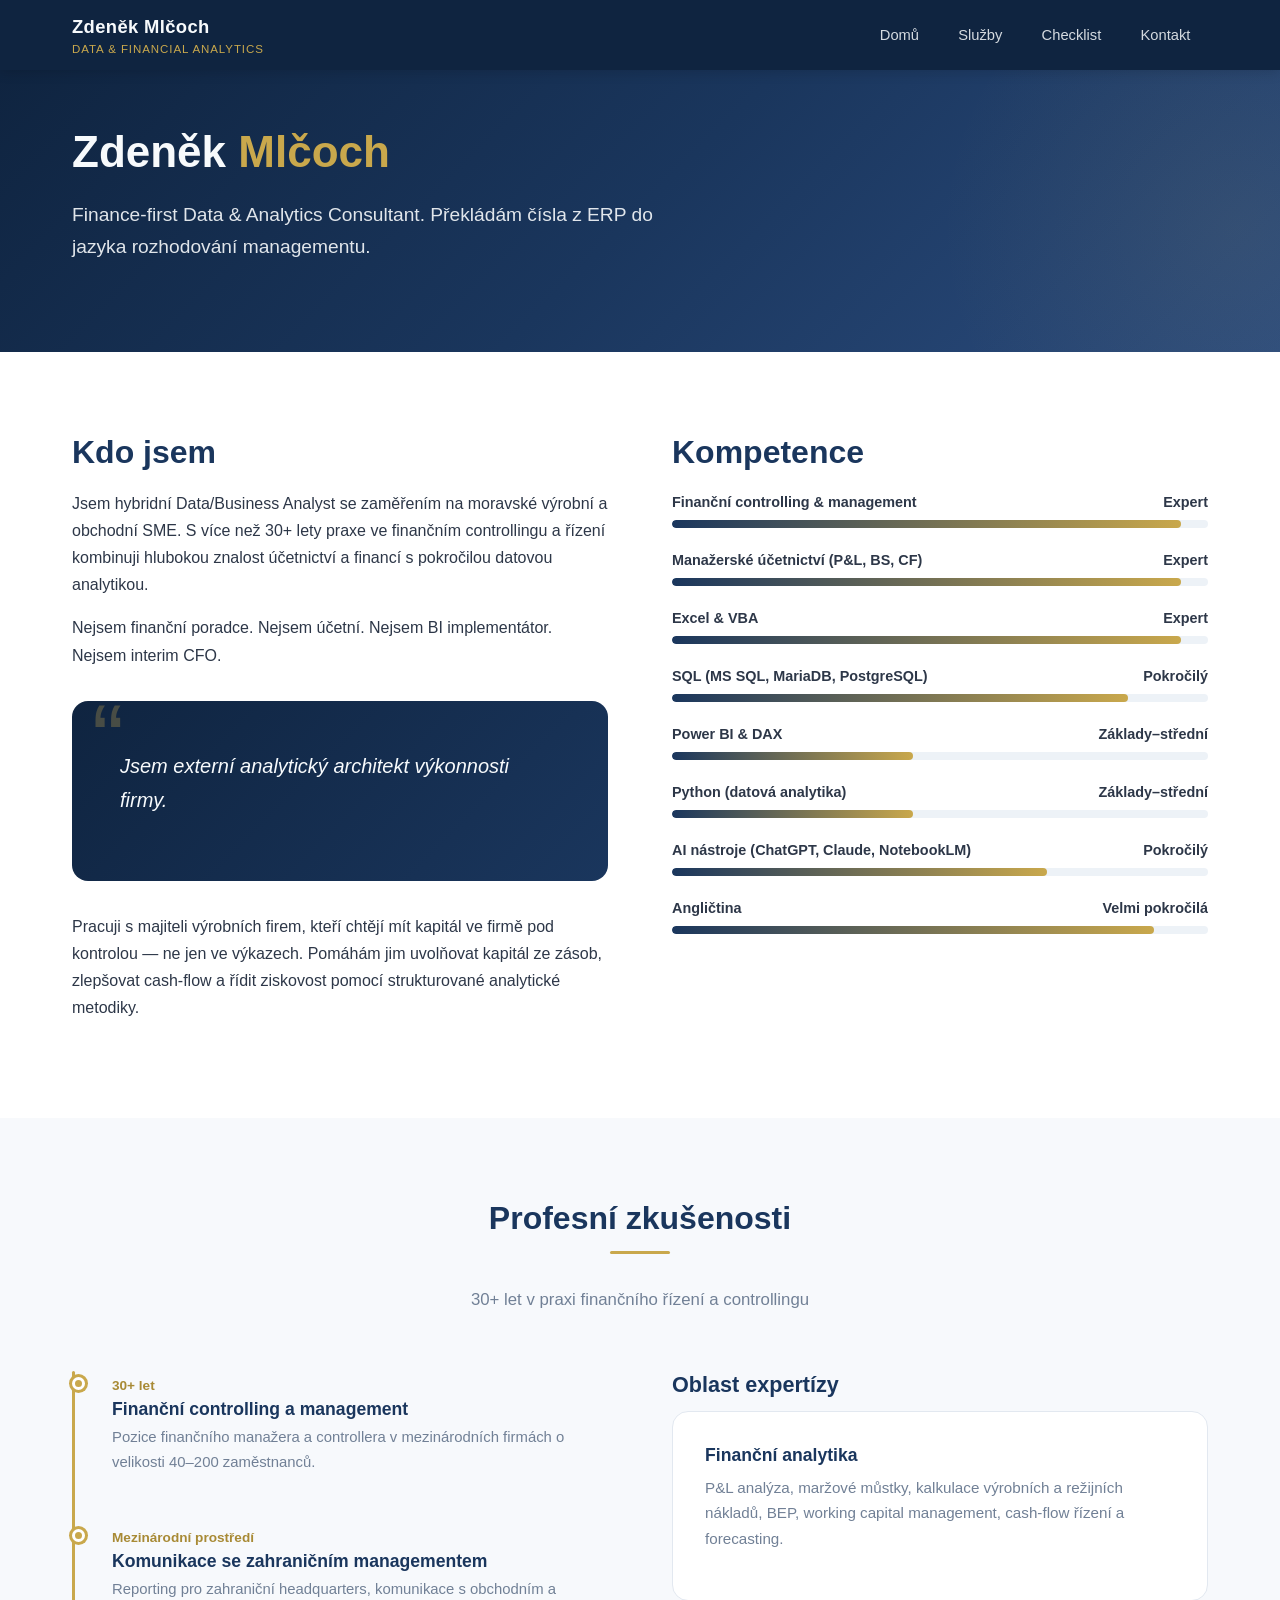
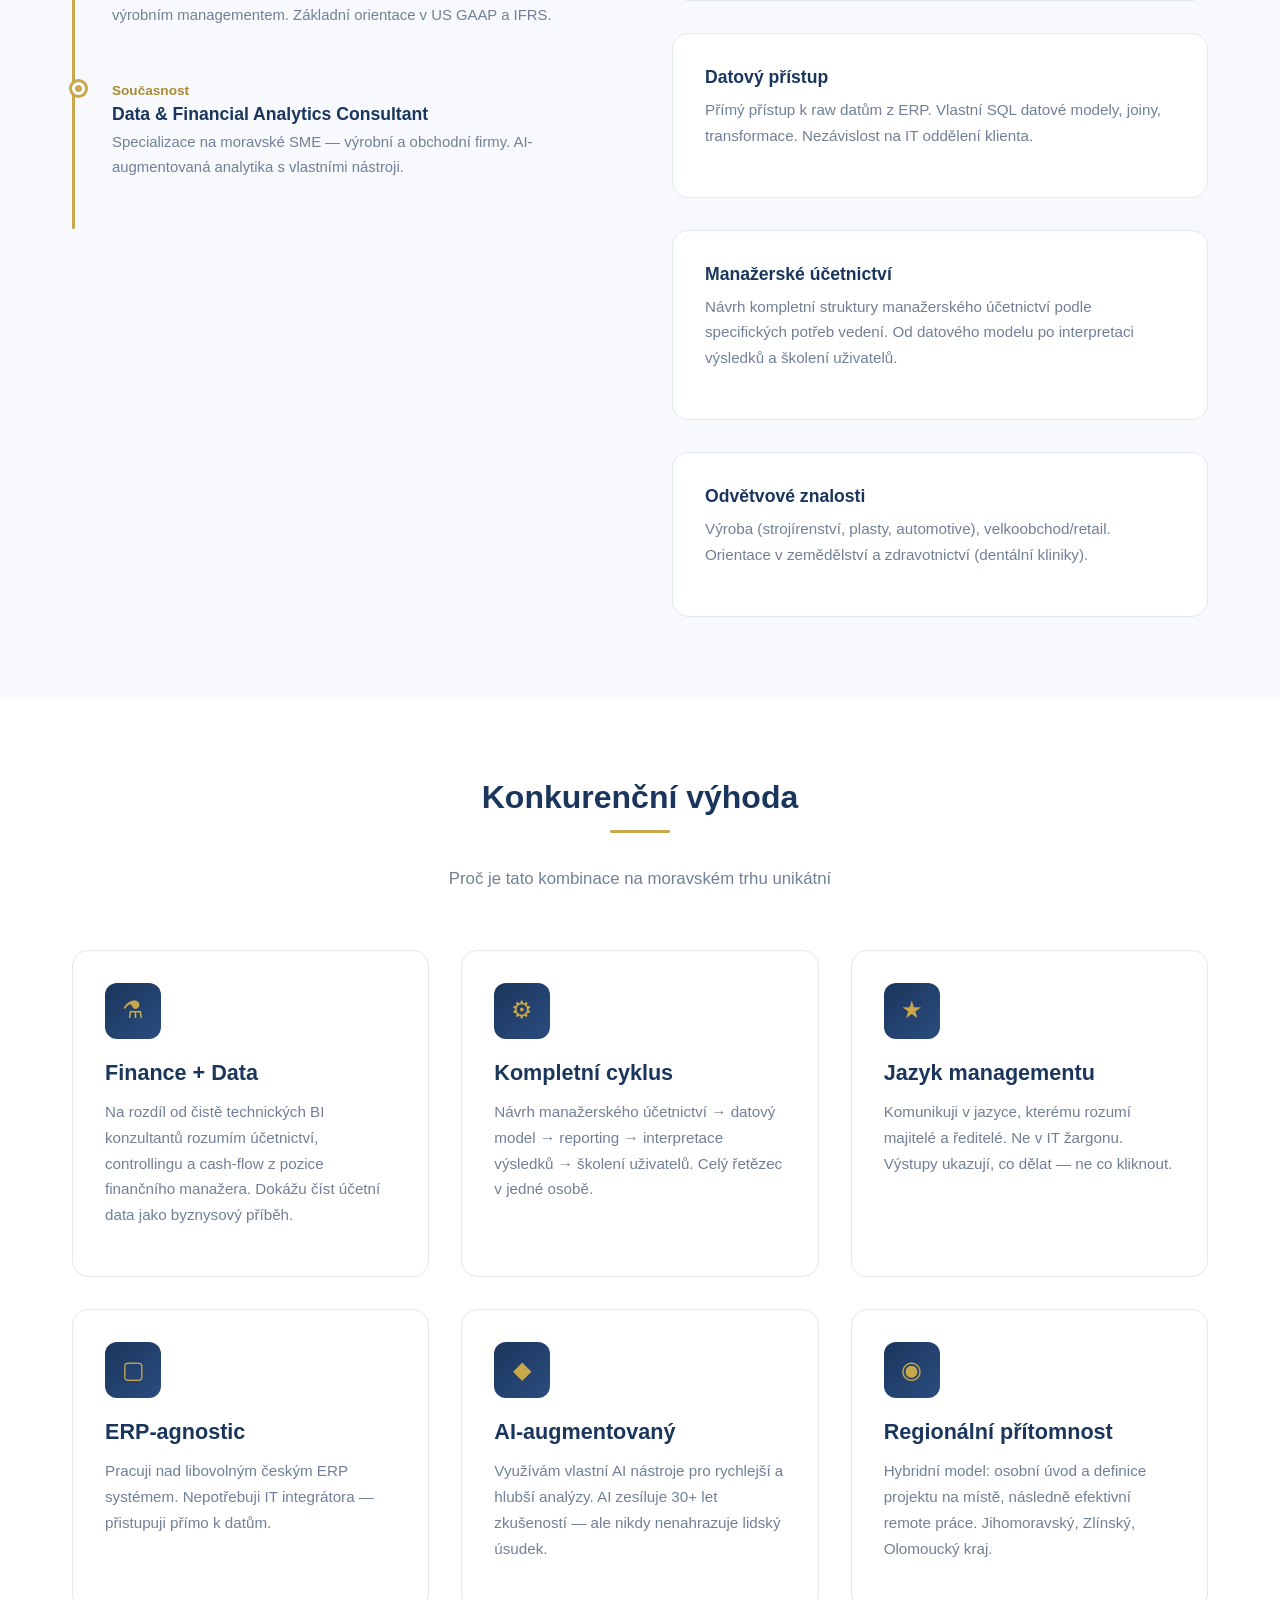
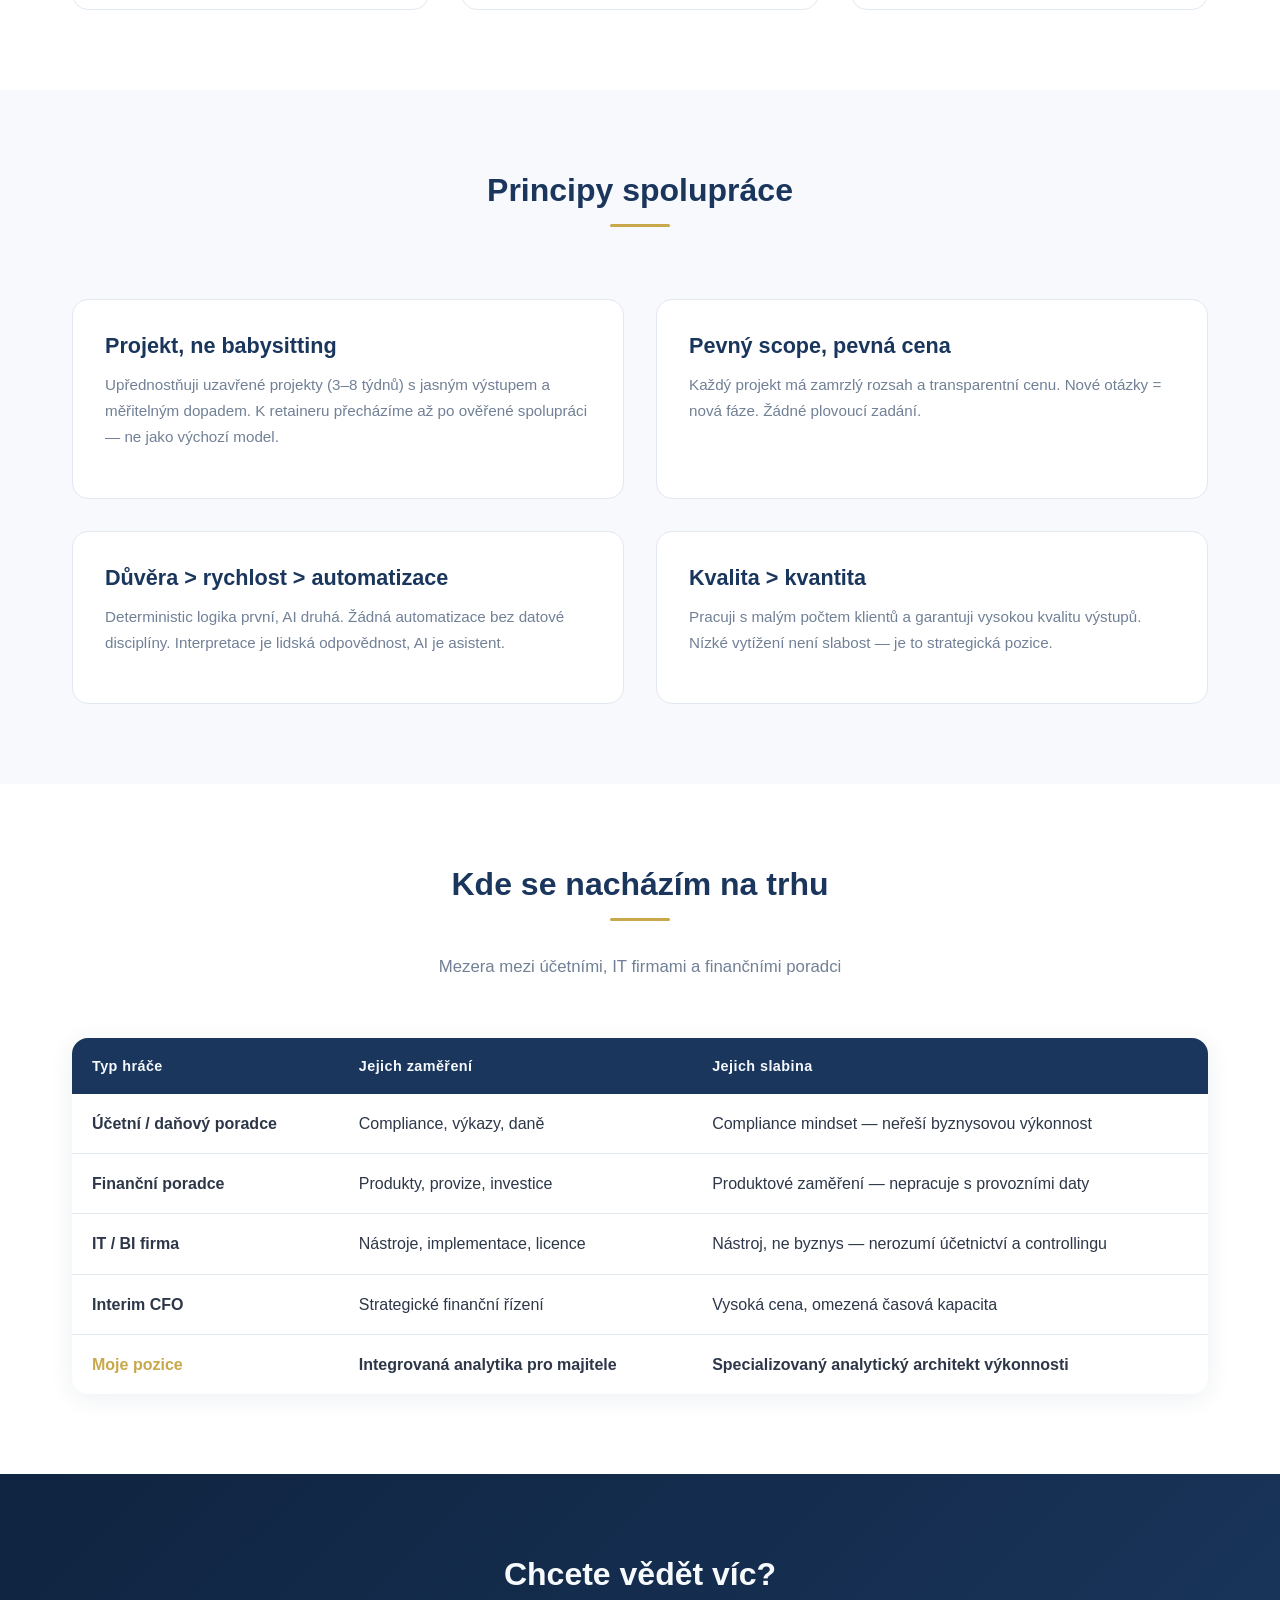
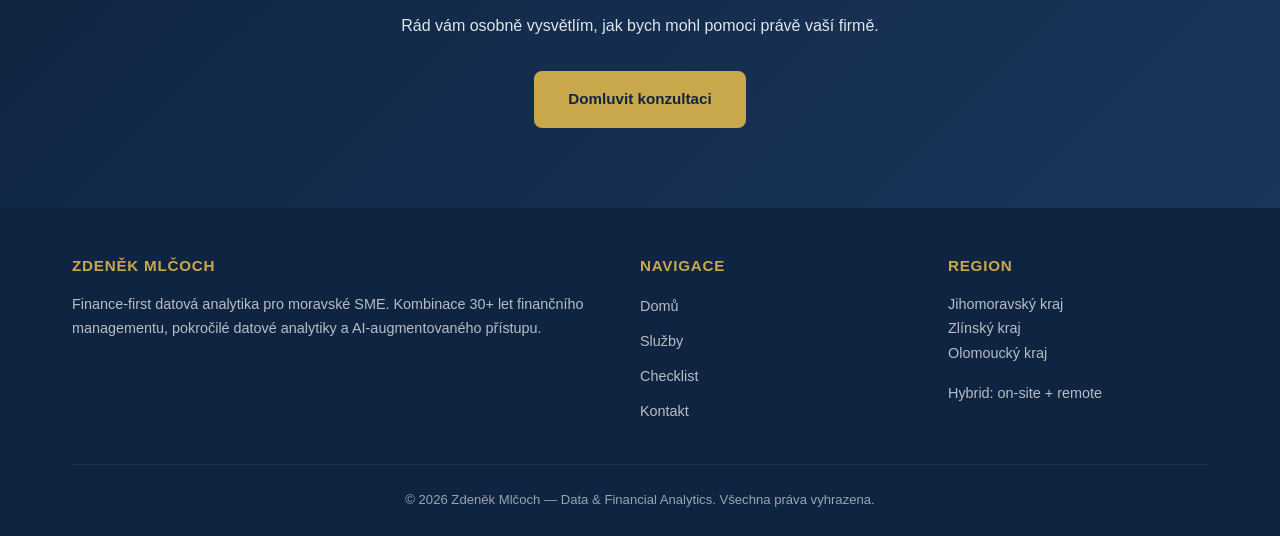
<file: docs/o-mne.html>
<!DOCTYPE html>
<html lang="cs">
<head>
  <meta charset="UTF-8">
  <meta name="viewport" content="width=device-width, initial-scale=1.0">
  <title>O mně | Zdeněk Mlčoch — Data & Financial Analytics</title>
  <meta name="description" content="30+ let zkušeností ve finančním controllingu a řízení. Hybridní Data/Business Analyst pro moravské výrobní a obchodní firmy.">
  <meta name="robots" content="index, follow">
  <meta name="author" content="Zdeněk Mlčoch">
  <link rel="canonical" href="https://hapeon.cz/o-mne.html">
  <meta property="og:type" content="website">
  <meta property="og:locale" content="cs_CZ">
  <meta property="og:title" content="O mně | Zdeněk Mlčoch — Data & Financial Analytics">
  <meta property="og:description" content="30+ let praxe ve finančním controllingu. Analytik pro moravské výrobní a obchodní firmy — SQL, Power BI, Python, ERP data.">
  <meta property="og:url" content="https://hapeon.cz/o-mne.html">
  <meta property="og:site_name" content="Zdeněk Mlčoch – Data & Financial Analytics">
  <meta name="twitter:card" content="summary">
  <meta name="twitter:title" content="O mně | Zdeněk Mlčoch — Data & Financial Analytics">
  <meta name="twitter:description" content="30+ let praxe ve finančním controllingu a řízení. Analytik pro moravské SME.">
  <link rel="stylesheet" href="style.css">
</head>
<body>

<!-- NAVIGATION -->
<nav class="navbar">
  <div class="container">
    <a href="index.html" class="nav-logo">
      Zdeněk Mlčoch
      <span>Data &amp; Financial Analytics</span>
    </a>
    <button class="nav-toggle" onclick="document.querySelector('.nav-links').classList.toggle('open')">&#9776;</button>
    <ul class="nav-links">
      <li><a href="index.html">Domů</a></li>
      <li><a href="sluzby.html">Služby</a></li>
      <li><a href="checklist.html">Checklist</a></li>
      <li><a href="kontakt.html">Kontakt</a></li>
    </ul>
  </div>
</nav>

<!-- HERO -->
<section class="hero" style="padding: 3.5rem 0;">
  <div class="container">
    <div class="hero-content">
      <h1>Zdeněk <span class="highlight">Mlčoch</span></h1>
      <p class="subtitle">
        Finance-first Data &amp; Analytics Consultant. Překládám čísla z ERP
        do jazyka rozhodování managementu.
      </p>
    </div>
  </div>
</section>

<!-- POSITIONING -->
<section>
  <div class="container">
    <div class="two-col">
      <div>
        <h2>Kdo jsem</h2>
        <p>
          Jsem hybridní Data/Business Analyst se zaměřením na moravské výrobní a obchodní SME.
          S více než 30+ lety praxe ve finančním controllingu a řízení kombinuji hlubokou znalost
          účetnictví a financí s pokročilou datovou analytikou.
        </p>
        <p>
          Nejsem finanční poradce. Nejsem účetní. Nejsem BI implementátor.
          Nejsem interim CFO.
        </p>

        <div class="quote-block" style="margin: 2rem 0;">
          <p>Jsem externí analytický architekt výkonnosti firmy.</p>
        </div>

        <p>
          Pracuji s majiteli výrobních firem, kteří chtějí mít kapitál ve firmě
          pod kontrolou &mdash; ne jen ve výkazech. Pomáhám jim uvolňovat kapitál
          ze zásob, zlepšovat cash-flow a řídit ziskovost pomocí strukturované
          analytické metodiky.
        </p>
      </div>
      <div>
        <h2>Kompetence</h2>
        <div class="skill-bar-container">
          <div class="skill-bar-label"><span>Finanční controlling &amp; management</span><span>Expert</span></div>
          <div class="skill-bar"><div class="skill-bar-fill" style="width: 95%;"></div></div>
        </div>
        <div class="skill-bar-container">
          <div class="skill-bar-label"><span>Manažerské účetnictví (P&amp;L, BS, CF)</span><span>Expert</span></div>
          <div class="skill-bar"><div class="skill-bar-fill" style="width: 95%;"></div></div>
        </div>
        <div class="skill-bar-container">
          <div class="skill-bar-label"><span>Excel &amp; VBA</span><span>Expert</span></div>
          <div class="skill-bar"><div class="skill-bar-fill" style="width: 95%;"></div></div>
        </div>
        <div class="skill-bar-container">
          <div class="skill-bar-label"><span>SQL (MS SQL, MariaDB, PostgreSQL)</span><span>Pokročilý</span></div>
          <div class="skill-bar"><div class="skill-bar-fill" style="width: 85%;"></div></div>
        </div>
        <div class="skill-bar-container">
          <div class="skill-bar-label"><span>Power BI &amp; DAX</span><span>Základy&ndash;střední</span></div>
          <div class="skill-bar"><div class="skill-bar-fill" style="width: 45%;"></div></div>
        </div>
        <div class="skill-bar-container">
          <div class="skill-bar-label"><span>Python (datová analytika)</span><span>Základy&ndash;střední</span></div>
          <div class="skill-bar"><div class="skill-bar-fill" style="width: 45%;"></div></div>
        </div>
        <div class="skill-bar-container">
          <div class="skill-bar-label"><span>AI nástroje (ChatGPT, Claude, NotebookLM)</span><span>Pokročilý</span></div>
          <div class="skill-bar"><div class="skill-bar-fill" style="width: 70%;"></div></div>
        </div>
        <div class="skill-bar-container">
          <div class="skill-bar-label"><span>Angličtina</span><span>Velmi pokročilá</span></div>
          <div class="skill-bar"><div class="skill-bar-fill" style="width: 90%;"></div></div>
        </div>
      </div>
    </div>
  </div>
</section>

<!-- EXPERIENCE & EXPERTISE -->
<section class="bg-light">
  <div class="container">
    <div class="section-header">
      <h2>Profesní zkušenosti</h2>
      <p>30+ let v praxi finančního řízení a controllingu</p>
    </div>
    <div class="two-col">
      <div>
        <div class="timeline">
          <div class="timeline-item">
            <span class="year">30+ let</span>
            <h4>Finanční controlling a management</h4>
            <p>Pozice finančního manažera a controllera v mezinárodních firmách o velikosti 40&ndash;200 zaměstnanců.</p>
          </div>
          <div class="timeline-item">
            <span class="year">Mezinárodní prostředí</span>
            <h4>Komunikace se zahraničním managementem</h4>
            <p>Reporting pro zahraniční headquarters, komunikace s obchodním a výrobním managementem. Základní orientace v US GAAP a IFRS.</p>
          </div>
          <div class="timeline-item">
            <span class="year">Současnost</span>
            <h4>Data &amp; Financial Analytics Consultant</h4>
            <p>Specializace na moravské SME &mdash; výrobní a obchodní firmy. AI-augmentovaná analytika s vlastními nástroji.</p>
          </div>
        </div>
      </div>
      <div>
        <h3>Oblast expertízy</h3>
        <div class="card-grid" style="grid-template-columns: 1fr;">
          <div class="card">
            <h4>Finanční analytika</h4>
            <p>P&amp;L analýza, maržové můstky, kalkulace výrobních a režijních nákladů, BEP, working capital management, cash-flow řízení a forecasting.</p>
          </div>
          <div class="card">
            <h4>Datový přístup</h4>
            <p>Přímý přístup k raw datům z ERP. Vlastní SQL datové modely, joiny, transformace. Nezávislost na IT oddělení klienta.</p>
          </div>
          <div class="card">
            <h4>Manažerské účetnictví</h4>
            <p>Návrh kompletní struktury manažerského účetnictví podle specifických potřeb vedení. Od datového modelu po interpretaci výsledků a školení uživatelů.</p>
          </div>
          <div class="card">
            <h4>Odvětvové znalosti</h4>
            <p>Výroba (strojírenství, plasty, automotive), velkoobchod/retail. Orientace v zemědělství a zdravotnictví (dentální kliniky).</p>
          </div>
        </div>
      </div>
    </div>
  </div>
</section>

<!-- COMPETITIVE ADVANTAGE -->
<section>
  <div class="container">
    <div class="section-header">
      <h2>Konkurenční výhoda</h2>
      <p>Proč je tato kombinace na moravském trhu unikátní</p>
    </div>
    <div class="card-grid-3">
      <div class="card">
        <div class="card-icon">&#9879;</div>
        <h3>Finance + Data</h3>
        <p>Na rozdíl od čistě technických BI konzultantů rozumím účetnictví, controllingu a cash-flow
           z pozice finančního manažera. Dokážu číst účetní data jako byznysový příběh.</p>
      </div>
      <div class="card">
        <div class="card-icon">&#9881;</div>
        <h3>Kompletní cyklus</h3>
        <p>Návrh manažerského účetnictví &rarr; datový model &rarr; reporting &rarr;
           interpretace výsledků &rarr; školení uživatelů. Celý řetězec v jedné osobě.</p>
      </div>
      <div class="card">
        <div class="card-icon">&#9733;</div>
        <h3>Jazyk managementu</h3>
        <p>Komunikuji v jazyce, kterému rozumí majitelé a ředitelé. Ne v IT žargonu.
           Výstupy ukazují, co dělat &mdash; ne co kliknout.</p>
      </div>
      <div class="card">
        <div class="card-icon">&#9634;</div>
        <h3>ERP-agnostic</h3>
        <p>Pracuji nad libovolným českým ERP systémem.
           Nepotřebuji IT integrátora &mdash; přistupuji přímo k datům.</p>
      </div>
      <div class="card">
        <div class="card-icon">&#9670;</div>
        <h3>AI-augmentovaný</h3>
        <p>Využívám vlastní AI nástroje pro rychlejší a hlubší analýzy. AI zesíluje 30+ let zkušeností &mdash;
           ale nikdy nenahrazuje lidský úsudek.</p>
      </div>
      <div class="card">
        <div class="card-icon">&#9673;</div>
        <h3>Regionální přítomnost</h3>
        <p>Hybridní model: osobní úvod a definice projektu na místě, následně efektivní remote práce.
           Jihomoravský, Zlínský, Olomoucký kraj.</p>
      </div>
    </div>
  </div>
</section>

<!-- WORK PHILOSOPHY -->
<section class="bg-light">
  <div class="container">
    <div class="section-header">
      <h2>Principy spolupráce</h2>
    </div>
    <div class="card-grid-2">
      <div class="card">
        <h3>Projekt, ne babysitting</h3>
        <p>Upřednostňuji uzavřené projekty (3&ndash;8 týdnů) s jasným výstupem a měřitelným dopadem.
           K retaineru přecházíme až po ověřené spolupráci &mdash; ne jako výchozí model.</p>
      </div>
      <div class="card">
        <h3>Pevný scope, pevná cena</h3>
        <p>Každý projekt má zamrzlý rozsah a transparentní cenu.
           Nové otázky = nová fáze. Žádné plovoucí zadání.</p>
      </div>
      <div class="card">
        <h3>Důvěra &gt; rychlost &gt; automatizace</h3>
        <p>Deterministic logika první, AI druhá. Žádná automatizace bez datové disciplíny.
           Interpretace je lidská odpovědnost, AI je asistent.</p>
      </div>
      <div class="card">
        <h3>Kvalita &gt; kvantita</h3>
        <p>Pracuji s malým počtem klientů a garantuji vysokou kvalitu výstupů.
           Nízké vytížení není slabost &mdash; je to strategická pozice.</p>
      </div>
    </div>
  </div>
</section>

<!-- POSITIONING MAP -->
<section>
  <div class="container">
    <div class="section-header">
      <h2>Kde se nacházím na trhu</h2>
      <p>Mezera mezi účetními, IT firmami a finančními poradci</p>
    </div>
    <table class="styled-table">
      <thead>
        <tr>
          <th>Typ hráče</th>
          <th>Jejich zaměření</th>
          <th>Jejich slabina</th>
        </tr>
      </thead>
      <tbody>
        <tr>
          <td><strong>Účetní / daňový poradce</strong></td>
          <td>Compliance, výkazy, daně</td>
          <td>Compliance mindset &mdash; neřeší byznysovou výkonnost</td>
        </tr>
        <tr>
          <td><strong>Finanční poradce</strong></td>
          <td>Produkty, provize, investice</td>
          <td>Produktové zaměření &mdash; nepracuje s provozními daty</td>
        </tr>
        <tr>
          <td><strong>IT / BI firma</strong></td>
          <td>Nástroje, implementace, licence</td>
          <td>Nástroj, ne byznys &mdash; nerozumí účetnictví a controllingu</td>
        </tr>
        <tr>
          <td><strong>Interim CFO</strong></td>
          <td>Strategické finanční řízení</td>
          <td>Vysoká cena, omezená časová kapacita</td>
        </tr>
        <tr>
          <td><strong style="color: var(--accent);">Moje pozice</strong></td>
          <td><strong>Integrovaná analytika pro majitele</strong></td>
          <td><strong>Specializovaný analytický architekt výkonnosti</strong></td>
        </tr>
      </tbody>
    </table>
  </div>
</section>

<!-- CTA -->
<section class="cta-section">
  <div class="container">
    <h2>Chcete vědět víc?</h2>
    <p>Rád vám osobně vysvětlím, jak bych mohl pomoci právě vaší firmě.</p>
    <a href="kontakt.html" class="btn btn-primary">Domluvit konzultaci</a>
  </div>
</section>

<!-- FOOTER -->
<footer class="footer">
  <div class="container">
    <div class="footer-grid">
      <div>
        <h4>Zdeněk Mlčoch</h4>
        <p>Finance-first datová analytika pro moravské SME. Kombinace 30+ let finančního managementu,
           pokročilé datové analytiky a AI-augmentovaného přístupu.</p>
      </div>
      <div>
        <h4>Navigace</h4>
        <ul class="footer-links">
          <li><a href="index.html">Domů</a></li>
          <li><a href="sluzby.html">Služby</a></li>
          <li><a href="checklist.html">Checklist</a></li>
          <li><a href="kontakt.html">Kontakt</a></li>
        </ul>
      </div>
      <div>
        <h4>Region</h4>
        <p>Jihomoravský kraj<br>Zlínský kraj<br>Olomoucký kraj</p>
        <p style="margin-top: 1rem;">Hybrid: on-site + remote</p>
      </div>
    </div>
    <div class="footer-bottom">
      &copy; 2026 Zdeněk Mlčoch &mdash; Data &amp; Financial Analytics. Všechna práva vyhrazena.
    </div>
  </div>
</footer>

</body>
</html>
</file>
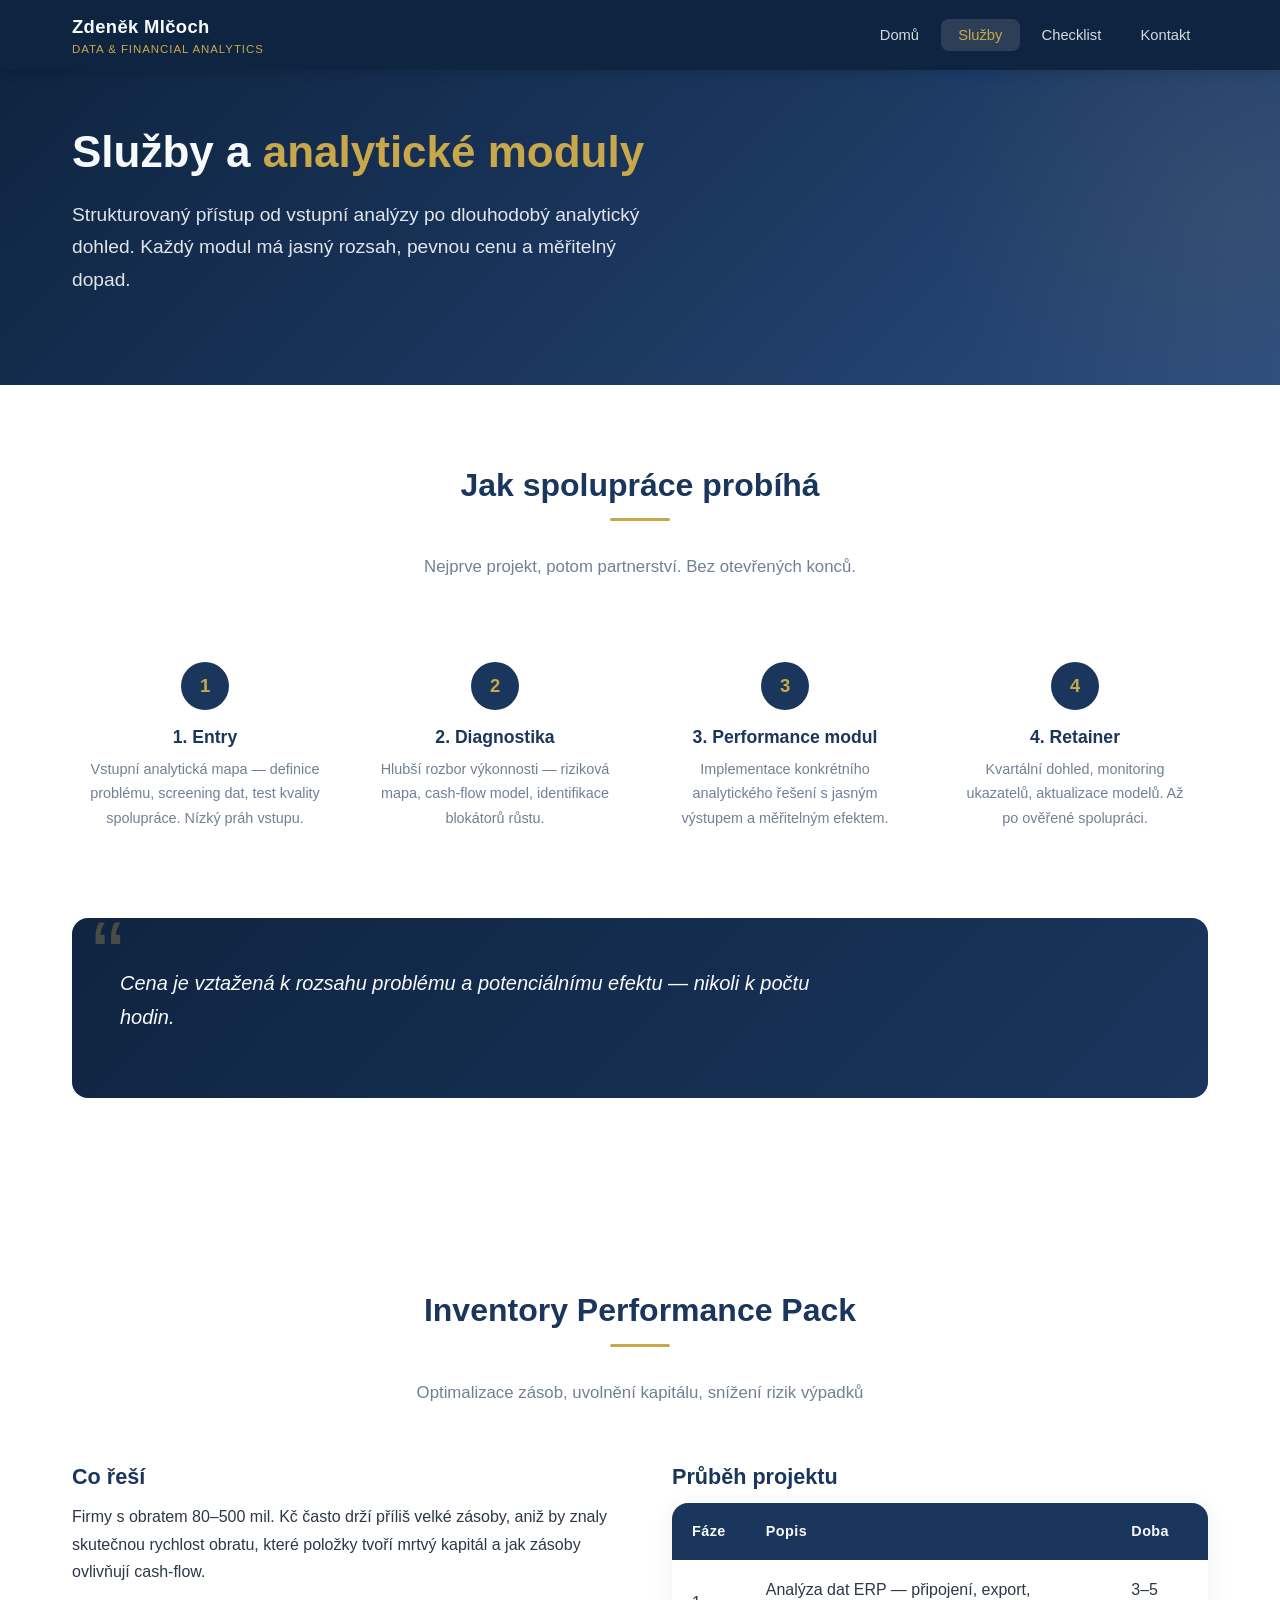
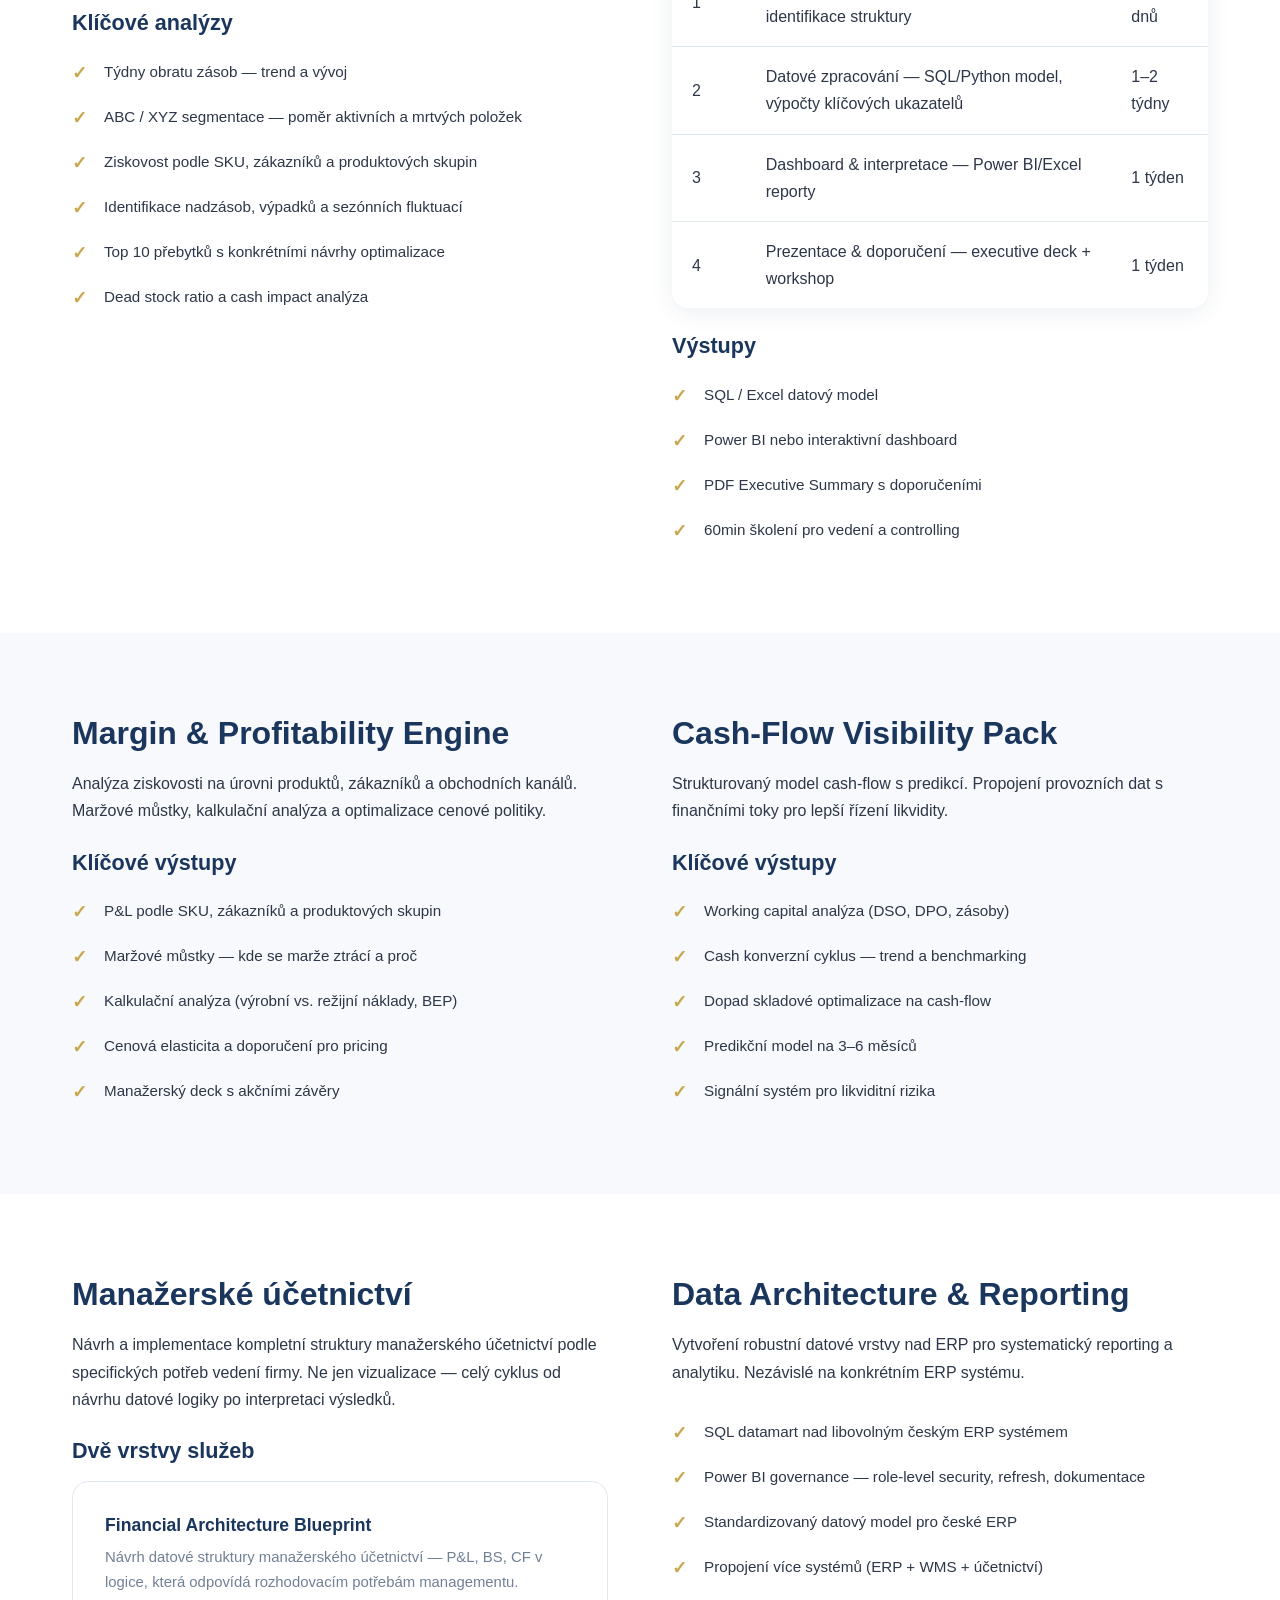
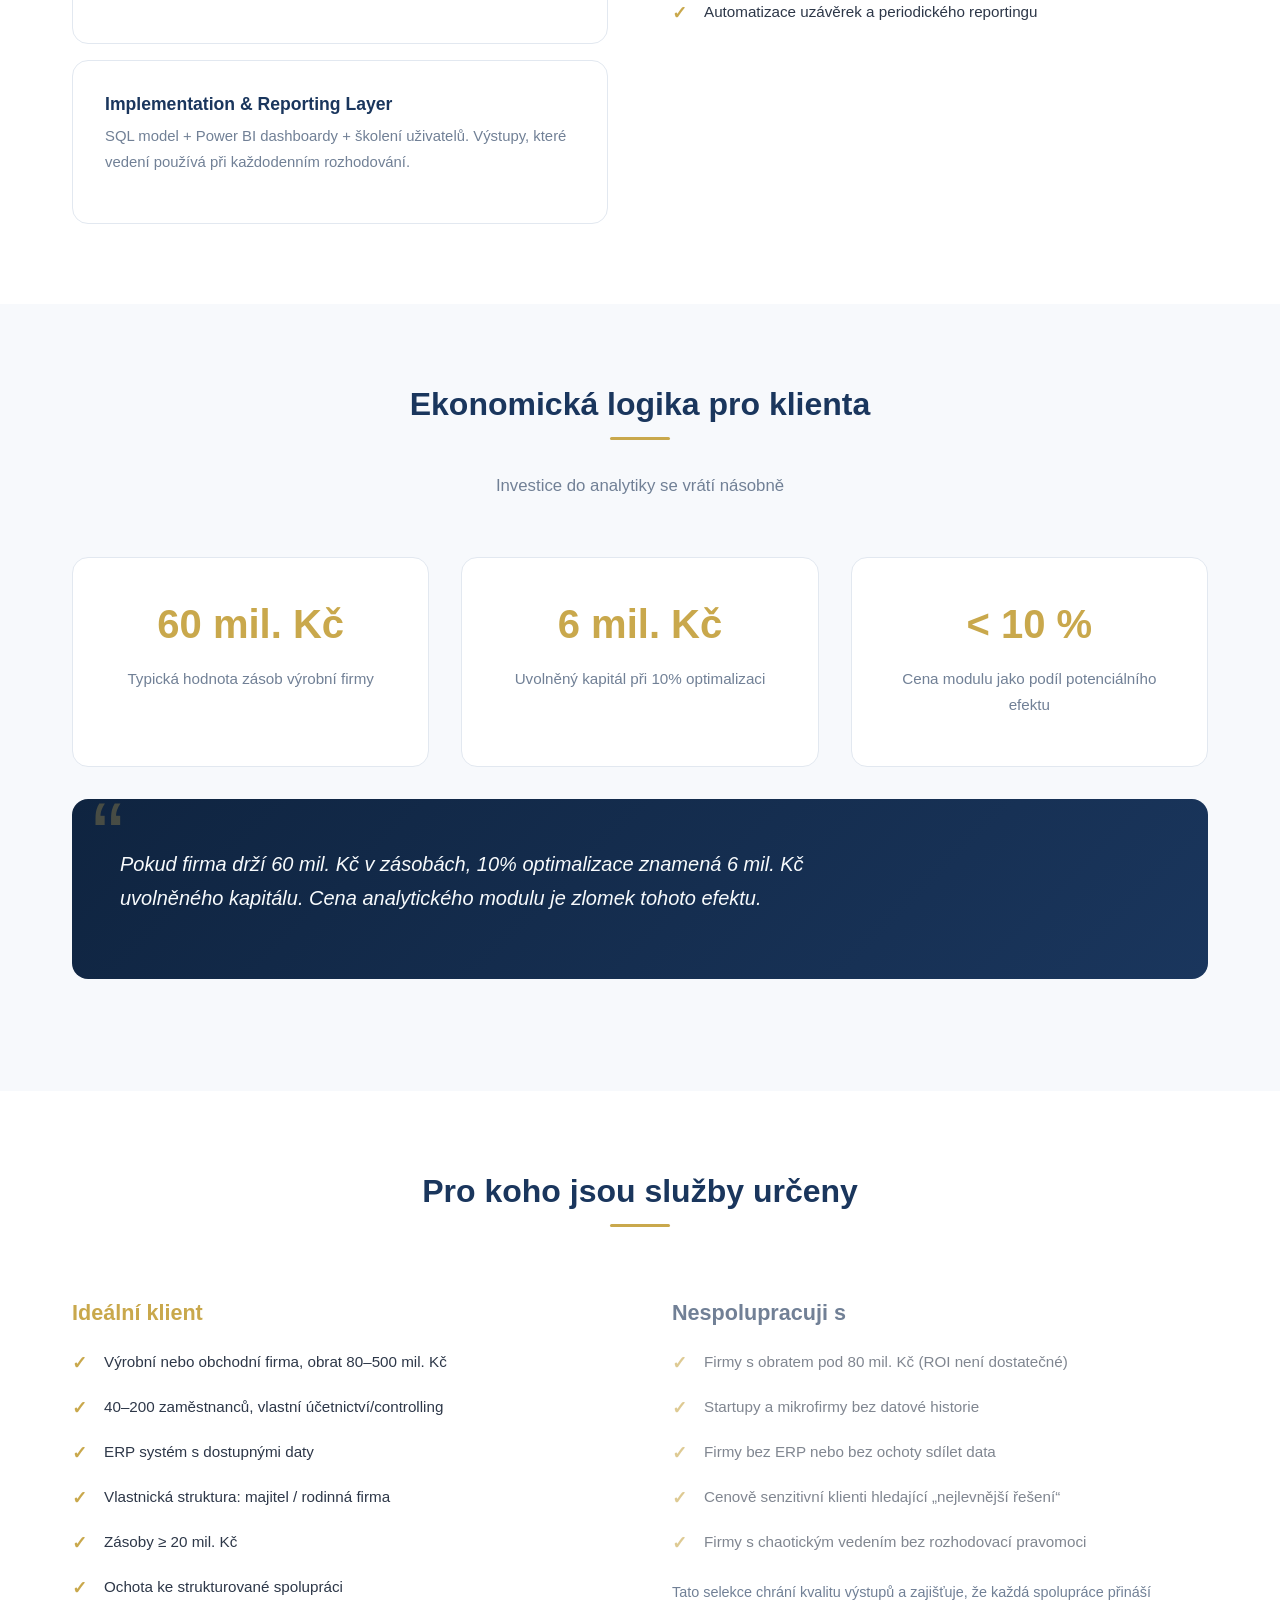
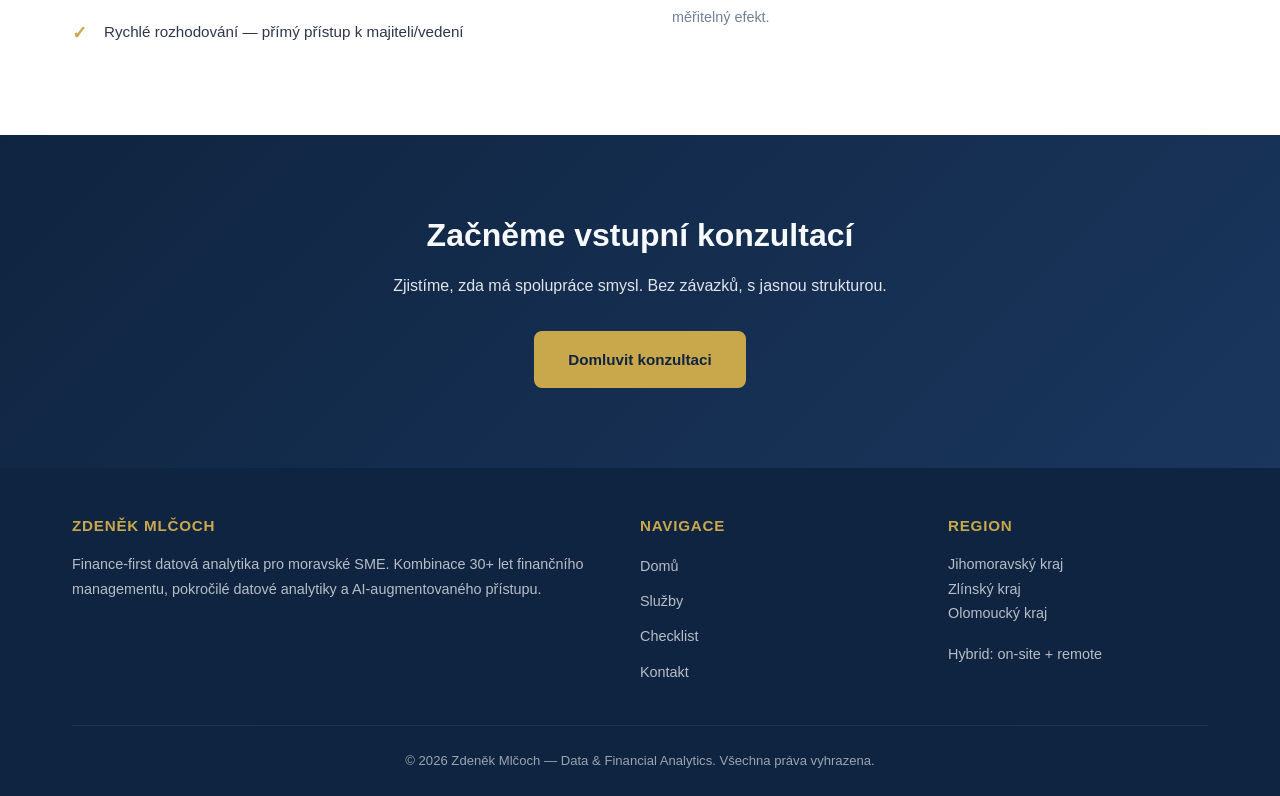
<file: docs/sluzby.html>
<!DOCTYPE html>
<html lang="cs">
<head>
  <meta charset="UTF-8">
  <meta name="viewport" content="width=device-width, initial-scale=1.0">
  <title>Služby | Zdeněk Mlčoch — Data & Financial Analytics</title>
  <meta name="description" content="Analytické moduly pro výrobní a obchodní firmy: Inventory Performance Pack, Margin Engine, Cash-Flow, manažerské účetnictví a datová architektura.">
  <meta name="robots" content="index, follow">
  <meta name="author" content="Zdeněk Mlčoch">
  <link rel="canonical" href="https://hapeon.cz/sluzby.html">
  <meta property="og:type" content="website">
  <meta property="og:locale" content="cs_CZ">
  <meta property="og:title" content="Služby | Zdeněk Mlčoch — Data & Financial Analytics">
  <meta property="og:description" content="Analytické moduly pro výrobní a obchodní firmy: zásoby, marže, cash-flow, manažerské účetnictví a datová architektura.">
  <meta property="og:url" content="https://hapeon.cz/sluzby.html">
  <meta property="og:site_name" content="Zdeněk Mlčoch – Data & Financial Analytics">
  <meta name="twitter:card" content="summary">
  <meta name="twitter:title" content="Služby | Zdeněk Mlčoch — Data & Financial Analytics">
  <meta name="twitter:description" content="Analytické moduly pro výrobní a obchodní firmy: zásoby, marže, cash-flow a reporting z ERP dat.">
  <link rel="stylesheet" href="style.css">
</head>
<body>

<!-- NAVIGATION -->
<nav class="navbar">
  <div class="container">
    <a href="index.html" class="nav-logo">
      Zdeněk Mlčoch
      <span>Data &amp; Financial Analytics</span>
    </a>
    <button class="nav-toggle" onclick="document.querySelector('.nav-links').classList.toggle('open')">&#9776;</button>
    <ul class="nav-links">
      <li><a href="index.html">Domů</a></li>
      <li><a href="sluzby.html" class="active">Služby</a></li>
      <li><a href="checklist.html">Checklist</a></li>
      <li><a href="kontakt.html">Kontakt</a></li>
    </ul>
  </div>
</nav>

<!-- HERO -->
<section class="hero" style="padding: 3.5rem 0;">
  <div class="container">
    <div class="hero-content">
      <h1>Služby a <span class="highlight">analytické moduly</span></h1>
      <p class="subtitle">
        Strukturovaný přístup od vstupní analýzy po dlouhodobý analytický dohled.
        Každý modul má jasný rozsah, pevnou cenu a měřitelný dopad.
      </p>
    </div>
  </div>
</section>

<!-- APPROACH -->
<section>
  <div class="container">
    <div class="section-header">
      <h2>Jak spolupráce probíhá</h2>
      <p>Nejprve projekt, potom partnerství. Bez otevřených konců.</p>
    </div>
    <div class="process-steps">
      <div class="step">
        <h4>1. Entry</h4>
        <p>Vstupní analytická mapa &mdash; definice problému, screening dat, test kvality spolupráce. Nízký práh vstupu.</p>
      </div>
      <div class="step">
        <h4>2. Diagnostika</h4>
        <p>Hlubší rozbor výkonnosti &mdash; riziková mapa, cash-flow model, identifikace blokátorů růstu.</p>
      </div>
      <div class="step">
        <h4>3. Performance modul</h4>
        <p>Implementace konkrétního analytického řešení s jasným výstupem a měřitelným efektem.</p>
      </div>
      <div class="step">
        <h4>4. Retainer</h4>
        <p>Kvartální dohled, monitoring ukazatelů, aktualizace modelů. Až po ověřené spolupráci.</p>
      </div>
    </div>

    <div class="quote-block" style="margin-top: 3rem;">
      <p>Cena je vztažená k rozsahu problému a potenciálnímu efektu &mdash; nikoli k počtu hodin.</p>
    </div>
  </div>
</section>

<!-- MODULE DETAIL: INVENTORY -->
<section id="inventory">
  <div class="container">
    <div class="section-header">
      <h2>Inventory Performance Pack</h2>
      <p>Optimalizace zásob, uvolnění kapitálu, snížení rizik výpadků</p>
    </div>
    <div class="two-col">
      <div>
        <h3>Co řeší</h3>
        <p>Firmy s obratem 80&ndash;500 mil. Kč často drží příliš velké zásoby, aniž by znaly skutečnou
           rychlost obratu, které položky tvoří mrtvý kapitál a jak zásoby ovlivňují cash-flow.</p>
        <h3 style="margin-top: 1.5rem;">Klíčové analýzy</h3>
        <ul class="feature-list">
          <li>Týdny obratu zásob &mdash; trend a vývoj</li>
          <li>ABC / XYZ segmentace &mdash; poměr aktivních a mrtvých položek</li>
          <li>Ziskovost podle SKU, zákazníků a produktových skupin</li>
          <li>Identifikace nadzásob, výpadků a sezónních fluktuací</li>
          <li>Top 10 přebytků s konkrétními návrhy optimalizace</li>
          <li>Dead stock ratio a cash impact analýza</li>
        </ul>
      </div>
      <div>
        <h3>Průběh projektu</h3>
        <table class="styled-table" style="margin-bottom: 1.5rem;">
          <thead>
            <tr><th>Fáze</th><th>Popis</th><th>Doba</th></tr>
          </thead>
          <tbody>
            <tr><td>1</td><td>Analýza dat ERP &mdash; připojení, export, identifikace struktury</td><td>3&ndash;5 dnů</td></tr>
            <tr><td>2</td><td>Datové zpracování &mdash; SQL/Python model, výpočty klíčových ukazatelů</td><td>1&ndash;2 týdny</td></tr>
            <tr><td>3</td><td>Dashboard &amp; interpretace &mdash; Power BI/Excel reporty</td><td>1 týden</td></tr>
            <tr><td>4</td><td>Prezentace &amp; doporučení &mdash; executive deck + workshop</td><td>1 týden</td></tr>
          </tbody>
        </table>
        <h3>Výstupy</h3>
        <ul class="feature-list">
          <li>SQL / Excel datový model</li>
          <li>Power BI nebo interaktivní dashboard</li>
          <li>PDF Executive Summary s doporučeními</li>
          <li>60min školení pro vedení a controlling</li>
        </ul>
      </div>
    </div>
  </div>
</section>

<!-- MODULE DETAIL: MARGIN -->
<section class="bg-light" id="margin">
  <div class="container">
    <div class="two-col">
      <div>
        <h2>Margin &amp; Profitability Engine</h2>
        <p>Analýza ziskovosti na úrovni produktů, zákazníků a obchodních kanálů.
           Maržové můstky, kalkulační analýza a optimalizace cenové politiky.</p>
        <h3 style="margin-top: 1.5rem;">Klíčové výstupy</h3>
        <ul class="feature-list">
          <li>P&amp;L podle SKU, zákazníků a produktových skupin</li>
          <li>Maržové můstky &mdash; kde se marže ztrácí a proč</li>
          <li>Kalkulační analýza (výrobní vs. režijní náklady, BEP)</li>
          <li>Cenová elasticita a doporučení pro pricing</li>
          <li>Manažerský deck s akčními závěry</li>
        </ul>
      </div>
      <div>
        <h2>Cash-Flow Visibility Pack</h2>
        <p>Strukturovaný model cash-flow s predikcí. Propojení provozních dat
           s finančními toky pro lepší řízení likvidity.</p>
        <h3 style="margin-top: 1.5rem;">Klíčové výstupy</h3>
        <ul class="feature-list">
          <li>Working capital analýza (DSO, DPO, zásoby)</li>
          <li>Cash konverzní cyklus &mdash; trend a benchmarking</li>
          <li>Dopad skladové optimalizace na cash-flow</li>
          <li>Predikční model na 3&ndash;6 měsíců</li>
          <li>Signální systém pro likviditní rizika</li>
        </ul>
      </div>
    </div>
  </div>
</section>

<!-- MODULE DETAIL: MANAGEMENT ACCOUNTING -->
<section id="management-accounting">
  <div class="container">
    <div class="two-col">
      <div>
        <h2>Manažerské účetnictví</h2>
        <p>Návrh a implementace kompletní struktury manažerského účetnictví
           podle specifických potřeb vedení firmy. Ne jen vizualizace &mdash;
           celý cyklus od návrhu datové logiky po interpretaci výsledků.</p>
        <h3 style="margin-top: 1.5rem;">Dvě vrstvy služeb</h3>
        <div class="card" style="margin-top: 1rem; margin-bottom: 1rem;">
          <h4>Financial Architecture Blueprint</h4>
          <p style="font-size: 0.93rem;">Návrh datové struktury manažerského účetnictví &mdash; P&amp;L, BS, CF
             v logice, která odpovídá rozhodovacím potřebám managementu.</p>
        </div>
        <div class="card">
          <h4>Implementation &amp; Reporting Layer</h4>
          <p style="font-size: 0.93rem;">SQL model + Power BI dashboardy + školení uživatelů.
             Výstupy, které vedení používá při každodenním rozhodování.</p>
        </div>
      </div>
      <div>
        <h2>Data Architecture &amp; Reporting</h2>
        <p>Vytvoření robustní datové vrstvy nad ERP pro systematický reporting
           a analytiku. Nezávislé na konkrétním ERP systému.</p>
        <ul class="feature-list" style="margin-top: 1.5rem;">
          <li>SQL datamart nad libovolným českým ERP systémem</li>
          <li>Power BI governance &mdash; role-level security, refresh, dokumentace</li>
          <li>Standardizovaný datový model pro české ERP</li>
          <li>Propojení více systémů (ERP + WMS + účetnictví)</li>
          <li>Automatizace uzávěrek a periodického reportingu</li>
        </ul>

      </div>
    </div>
  </div>
</section>

<!-- ROI ARGUMENT -->
<section class="bg-light">
  <div class="container">
    <div class="section-header">
      <h2>Ekonomická logika pro klienta</h2>
      <p>Investice do analytiky se vrátí násobně</p>
    </div>
    <div class="card-grid-3">
      <div class="card" style="text-align: center;">
        <div style="font-size: 2.5rem; color: var(--accent); font-weight: 800; margin-bottom: 0.5rem;">60 mil. Kč</div>
        <p>Typická hodnota zásob výrobní firmy</p>
      </div>
      <div class="card" style="text-align: center;">
        <div style="font-size: 2.5rem; color: var(--accent); font-weight: 800; margin-bottom: 0.5rem;">6 mil. Kč</div>
        <p>Uvolněný kapitál při 10% optimalizaci</p>
      </div>
      <div class="card" style="text-align: center;">
        <div style="font-size: 2.5rem; color: var(--accent); font-weight: 800; margin-bottom: 0.5rem;">&lt; 10 %</div>
        <p>Cena modulu jako podíl potenciálního efektu</p>
      </div>
    </div>
    <div class="quote-block" style="margin-top: 2rem;">
      <p>Pokud firma drží 60 mil. Kč v zásobách, 10% optimalizace znamená 6 mil. Kč uvolněného kapitálu.
         Cena analytického modulu je zlomek tohoto efektu.</p>
    </div>
  </div>
</section>

<!-- FOR WHOM -->
<section>
  <div class="container">
    <div class="section-header">
      <h2>Pro koho jsou služby určeny</h2>
    </div>
    <div class="two-col">
      <div>
        <h3 style="color: var(--accent);">Ideální klient</h3>
        <ul class="feature-list">
          <li>Výrobní nebo obchodní firma, obrat 80&ndash;500 mil. Kč</li>
          <li>40&ndash;200 zaměstnanců, vlastní účetnictví/controlling</li>
          <li>ERP systém s dostupnými daty</li>
          <li>Vlastnická struktura: majitel / rodinná firma</li>
          <li>Zásoby &ge; 20 mil. Kč</li>
          <li>Ochota ke strukturované spolupráci</li>
          <li>Rychlé rozhodování &mdash; přímý přístup k majiteli/vedení</li>
        </ul>
      </div>
      <div>
        <h3 style="color: var(--text-light);">Nespolupracuji s</h3>
        <ul class="feature-list">
          <li style="opacity: 0.6;">Firmy s obratem pod 80 mil. Kč (ROI není dostatečné)</li>
          <li style="opacity: 0.6;">Startupy a mikrofirmy bez datové historie</li>
          <li style="opacity: 0.6;">Firmy bez ERP nebo bez ochoty sdílet data</li>
          <li style="opacity: 0.6;">Cenově senzitivní klienti hledající &bdquo;nejlevnější řešení&ldquo;</li>
          <li style="opacity: 0.6;">Firmy s chaotickým vedením bez rozhodovací pravomoci</li>
        </ul>
        <p style="margin-top: 1rem; font-size: 0.9rem; color: var(--text-light);">
          Tato selekce chrání kvalitu výstupů a zajišťuje, že každá spolupráce přináší měřitelný efekt.
        </p>
      </div>
    </div>
  </div>
</section>

<!-- CTA -->
<section class="cta-section">
  <div class="container">
    <h2>Začněme vstupní konzultací</h2>
    <p>Zjistíme, zda má spolupráce smysl. Bez závazků, s jasnou strukturou.</p>
    <a href="kontakt.html" class="btn btn-primary">Domluvit konzultaci</a>
  </div>
</section>

<!-- FOOTER -->
<footer class="footer">
  <div class="container">
    <div class="footer-grid">
      <div>
        <h4>Zdeněk Mlčoch</h4>
        <p>Finance-first datová analytika pro moravské SME. Kombinace 30+ let finančního managementu,
           pokročilé datové analytiky a AI-augmentovaného přístupu.</p>
      </div>
      <div>
        <h4>Navigace</h4>
        <ul class="footer-links">
          <li><a href="index.html">Domů</a></li>
          <li><a href="sluzby.html">Služby</a></li>
          <li><a href="checklist.html">Checklist</a></li>
          <li><a href="kontakt.html">Kontakt</a></li>
        </ul>
      </div>
      <div>
        <h4>Region</h4>
        <p>Jihomoravský kraj<br>Zlínský kraj<br>Olomoucký kraj</p>
        <p style="margin-top: 1rem;">Hybrid: on-site + remote</p>
      </div>
    </div>
    <div class="footer-bottom">
      &copy; 2026 Zdeněk Mlčoch &mdash; Data &amp; Financial Analytics. Všechna práva vyhrazena.
    </div>
  </div>
</footer>

</body>
</html>
</file>
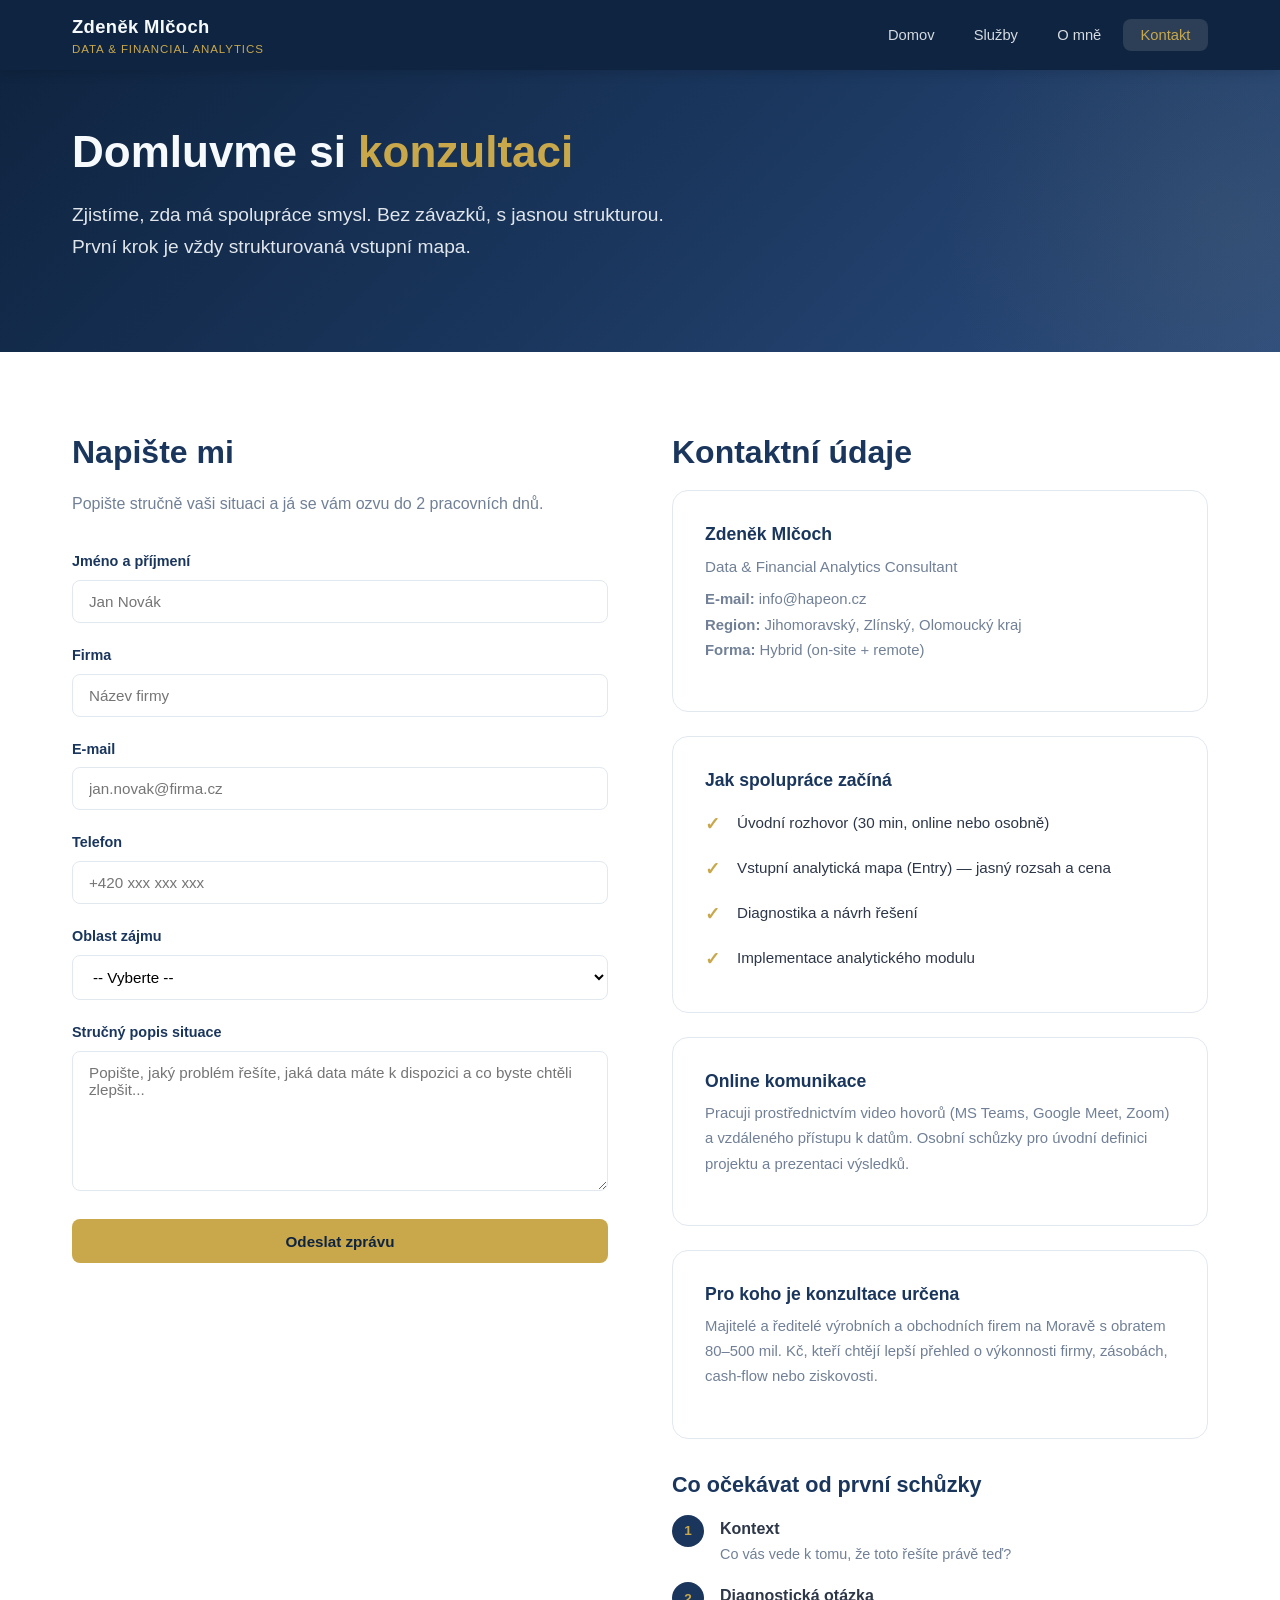
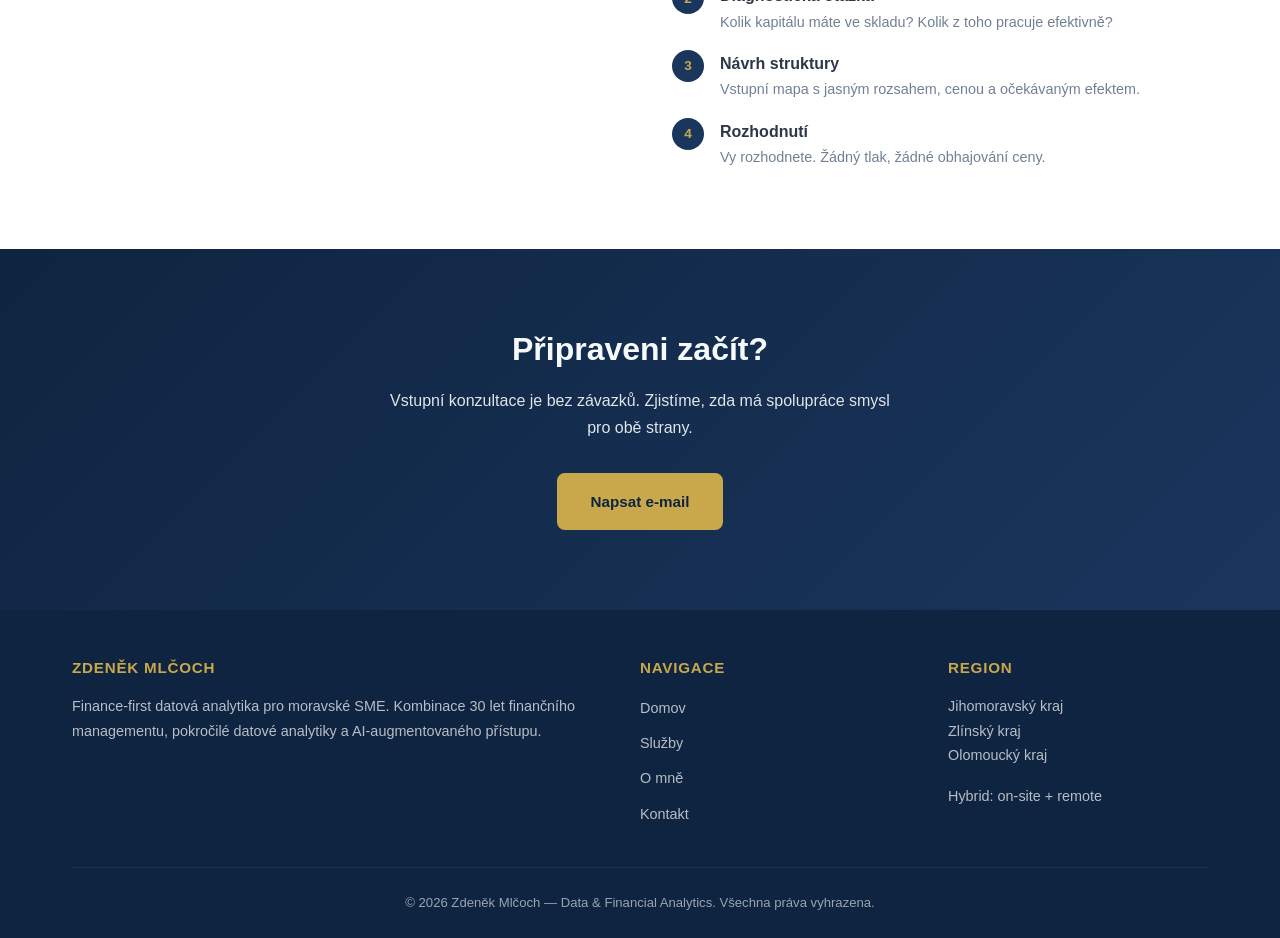
<file: web/kontakt.html>
<!DOCTYPE html>
<html lang="cs">
<head>
  <meta charset="UTF-8">
  <meta name="viewport" content="width=device-width, initial-scale=1.0">
  <title>Kontakt | Zdeněk Mlčoch — Data & Financial Analytics</title>
  <meta name="description" content="Domluvte si vstupní konzultaci. Zjistíme, zda má spolupráce smysl — bez závazků, s jasnou strukturou.">
  <link rel="stylesheet" href="style.css">
</head>
<body>

<!-- NAVIGATION -->
<nav class="navbar">
  <div class="container">
    <a href="index.html" class="nav-logo">
      Zdeněk Mlčoch
      <span>Data &amp; Financial Analytics</span>
    </a>
    <button class="nav-toggle" onclick="document.querySelector('.nav-links').classList.toggle('open')">&#9776;</button>
    <ul class="nav-links">
      <li><a href="index.html">Domov</a></li>
      <li><a href="sluzby.html">Služby</a></li>
      <li><a href="o-mne.html">O mně</a></li>
      <li><a href="kontakt.html" class="active">Kontakt</a></li>
    </ul>
  </div>
</nav>

<!-- HERO -->
<section class="hero" style="padding: 3.5rem 0;">
  <div class="container">
    <div class="hero-content">
      <h1>Domluvme si <span class="highlight">konzultaci</span></h1>
      <p class="subtitle">
        Zjistíme, zda má spolupráce smysl. Bez závazků, s jasnou strukturou.
        První krok je vždy strukturovaná vstupní mapa.
      </p>
    </div>
  </div>
</section>

<!-- CONTACT CONTENT -->
<section>
  <div class="container">
    <div class="two-col">
      <!-- CONTACT FORM -->
      <div>
        <h2>Napište mi</h2>
        <p style="color: var(--text-light); margin-bottom: 2rem;">
          Popište stručně vaši situaci a já se vám ozvu do 2 pracovních dnů.
        </p>
        <form action="#" method="POST" onsubmit="event.preventDefault(); alert('Děkuji za zprávu. Ozvu se vám co nejdříve.');">
          <div class="form-group">
            <label for="name">Jméno a příjmení</label>
            <input type="text" id="name" name="name" required placeholder="Jan Novák">
          </div>
          <div class="form-group">
            <label for="company">Firma</label>
            <input type="text" id="company" name="company" placeholder="Název firmy">
          </div>
          <div class="form-group">
            <label for="email">E-mail</label>
            <input type="email" id="email" name="email" required placeholder="jan.novak@firma.cz">
          </div>
          <div class="form-group">
            <label for="phone">Telefon</label>
            <input type="tel" id="phone" name="phone" placeholder="+420 xxx xxx xxx">
          </div>
          <div class="form-group">
            <label for="interest">Oblast zájmu</label>
            <select id="interest" name="interest">
              <option value="">-- Vyberte --</option>
              <option value="inventory">Optimalizace zásob (Inventory Performance Pack)</option>
              <option value="margin">Analýza ziskovosti a marží</option>
              <option value="cashflow">Cash-flow a working capital</option>
              <option value="accounting">Manažerské účetnictví</option>
              <option value="data">Datová architektura a reporting</option>
              <option value="kpi">KPI governance</option>
              <option value="other">Jiné / nevím přesně</option>
            </select>
          </div>
          <div class="form-group">
            <label for="message">Stručný popis situace</label>
            <textarea id="message" name="message" placeholder="Popište, jaký problém řešíte, jaká data máte k dispozici a co byste chtěli zlepšit..."></textarea>
          </div>
          <button type="submit" class="btn btn-primary" style="border: none; width: 100%;">Odeslat zprávu</button>
        </form>
      </div>

      <!-- CONTACT INFO -->
      <div>
        <h2>Kontaktní údaje</h2>

        <div class="card" style="margin-bottom: 1.5rem;">
          <h4>Zdeněk Mlčoch</h4>
          <p style="margin-bottom: 0.5rem;">Data &amp; Financial Analytics Consultant</p>
          <p style="font-size: 0.93rem; color: var(--text-light);">
            <strong>E-mail:</strong> info@hapeon.cz<br>
            <strong>Region:</strong> Jihomoravský, Zlínský, Olomoucký kraj<br>
            <strong>Forma:</strong> Hybrid (on-site + remote)
          </p>
        </div>

        <div class="card" style="margin-bottom: 1.5rem;">
          <h4>Jak spolupráce začíná</h4>
          <ul class="feature-list">
            <li>Úvodní rozhovor (30 min, online nebo osobně)</li>
            <li>Vstupní analytická mapa (Entry) &mdash; jasný rozsah a cena</li>
            <li>Diagnostika a návrh řešení</li>
            <li>Implementace analytického modulu</li>
          </ul>
        </div>

        <div class="card" style="margin-bottom: 1.5rem;">
          <h4>Online komunikace</h4>
          <p style="font-size: 0.93rem; color: var(--text-light);">
            Pracuji prostřednictvím video hovorů (MS Teams, Google Meet, Zoom)
            a vzdáleného přístupu k datům. Osobní schůzky pro úvodní definici
            projektu a prezentaci výsledků.
          </p>
        </div>

        <div class="card">
          <h4>Pro koho je konzultace určena</h4>
          <p style="font-size: 0.93rem; color: var(--text-light);">
            Majitelé a ředitelé výrobních a obchodních firem na Moravě
            s obratem 80&ndash;500 mil. Kč, kteří chtějí lepší přehled
            o výkonnosti firmy, zásobách, cash-flow nebo ziskovosti.
          </p>
        </div>

        <!-- WHAT TO EXPECT -->
        <div style="margin-top: 2rem;">
          <h3>Co očekávat od první schůzky</h3>
          <div style="margin-top: 1rem;">
            <div style="display: flex; gap: 1rem; margin-bottom: 1rem;">
              <div style="min-width: 32px; height: 32px; background: var(--primary); color: var(--accent); border-radius: 50%; display: flex; align-items: center; justify-content: center; font-weight: 700; font-size: 0.85rem;">1</div>
              <div>
                <strong>Kontext</strong>
                <p style="font-size: 0.9rem; color: var(--text-light); margin: 0;">Co vás vede k tomu, že toto řešíte právě teď?</p>
              </div>
            </div>
            <div style="display: flex; gap: 1rem; margin-bottom: 1rem;">
              <div style="min-width: 32px; height: 32px; background: var(--primary); color: var(--accent); border-radius: 50%; display: flex; align-items: center; justify-content: center; font-weight: 700; font-size: 0.85rem;">2</div>
              <div>
                <strong>Diagnostická otázka</strong>
                <p style="font-size: 0.9rem; color: var(--text-light); margin: 0;">Kolik kapitálu máte ve skladu? Kolik z toho pracuje efektivně?</p>
              </div>
            </div>
            <div style="display: flex; gap: 1rem; margin-bottom: 1rem;">
              <div style="min-width: 32px; height: 32px; background: var(--primary); color: var(--accent); border-radius: 50%; display: flex; align-items: center; justify-content: center; font-weight: 700; font-size: 0.85rem;">3</div>
              <div>
                <strong>Návrh struktury</strong>
                <p style="font-size: 0.9rem; color: var(--text-light); margin: 0;">Vstupní mapa s jasným rozsahem, cenou a očekávaným efektem.</p>
              </div>
            </div>
            <div style="display: flex; gap: 1rem;">
              <div style="min-width: 32px; height: 32px; background: var(--primary); color: var(--accent); border-radius: 50%; display: flex; align-items: center; justify-content: center; font-weight: 700; font-size: 0.85rem;">4</div>
              <div>
                <strong>Rozhodnutí</strong>
                <p style="font-size: 0.9rem; color: var(--text-light); margin: 0;">Vy rozhodnete. Žádný tlak, žádné obhajování ceny.</p>
              </div>
            </div>
          </div>
        </div>
      </div>
    </div>
  </div>
</section>

<!-- CTA -->
<section class="cta-section">
  <div class="container">
    <h2>Připraveni začít?</h2>
    <p>Vstupní konzultace je bez závazků. Zjistíme, zda má spolupráce smysl pro obě strany.</p>
    <a href="mailto:info@hapeon.cz" class="btn btn-primary">Napsat e-mail</a>
  </div>
</section>

<!-- FOOTER -->
<footer class="footer">
  <div class="container">
    <div class="footer-grid">
      <div>
        <h4>Zdeněk Mlčoch</h4>
        <p>Finance-first datová analytika pro moravské SME. Kombinace 30 let finančního managementu,
           pokročilé datové analytiky a AI-augmentovaného přístupu.</p>
      </div>
      <div>
        <h4>Navigace</h4>
        <ul class="footer-links">
          <li><a href="index.html">Domov</a></li>
          <li><a href="sluzby.html">Služby</a></li>
          <li><a href="o-mne.html">O mně</a></li>
          <li><a href="kontakt.html">Kontakt</a></li>
        </ul>
      </div>
      <div>
        <h4>Region</h4>
        <p>Jihomoravský kraj<br>Zlínský kraj<br>Olomoucký kraj</p>
        <p style="margin-top: 1rem;">Hybrid: on-site + remote</p>
      </div>
    </div>
    <div class="footer-bottom">
      &copy; 2026 Zdeněk Mlčoch &mdash; Data &amp; Financial Analytics. Všechna práva vyhrazena.
    </div>
  </div>
</footer>

</body>
</html>
</file>
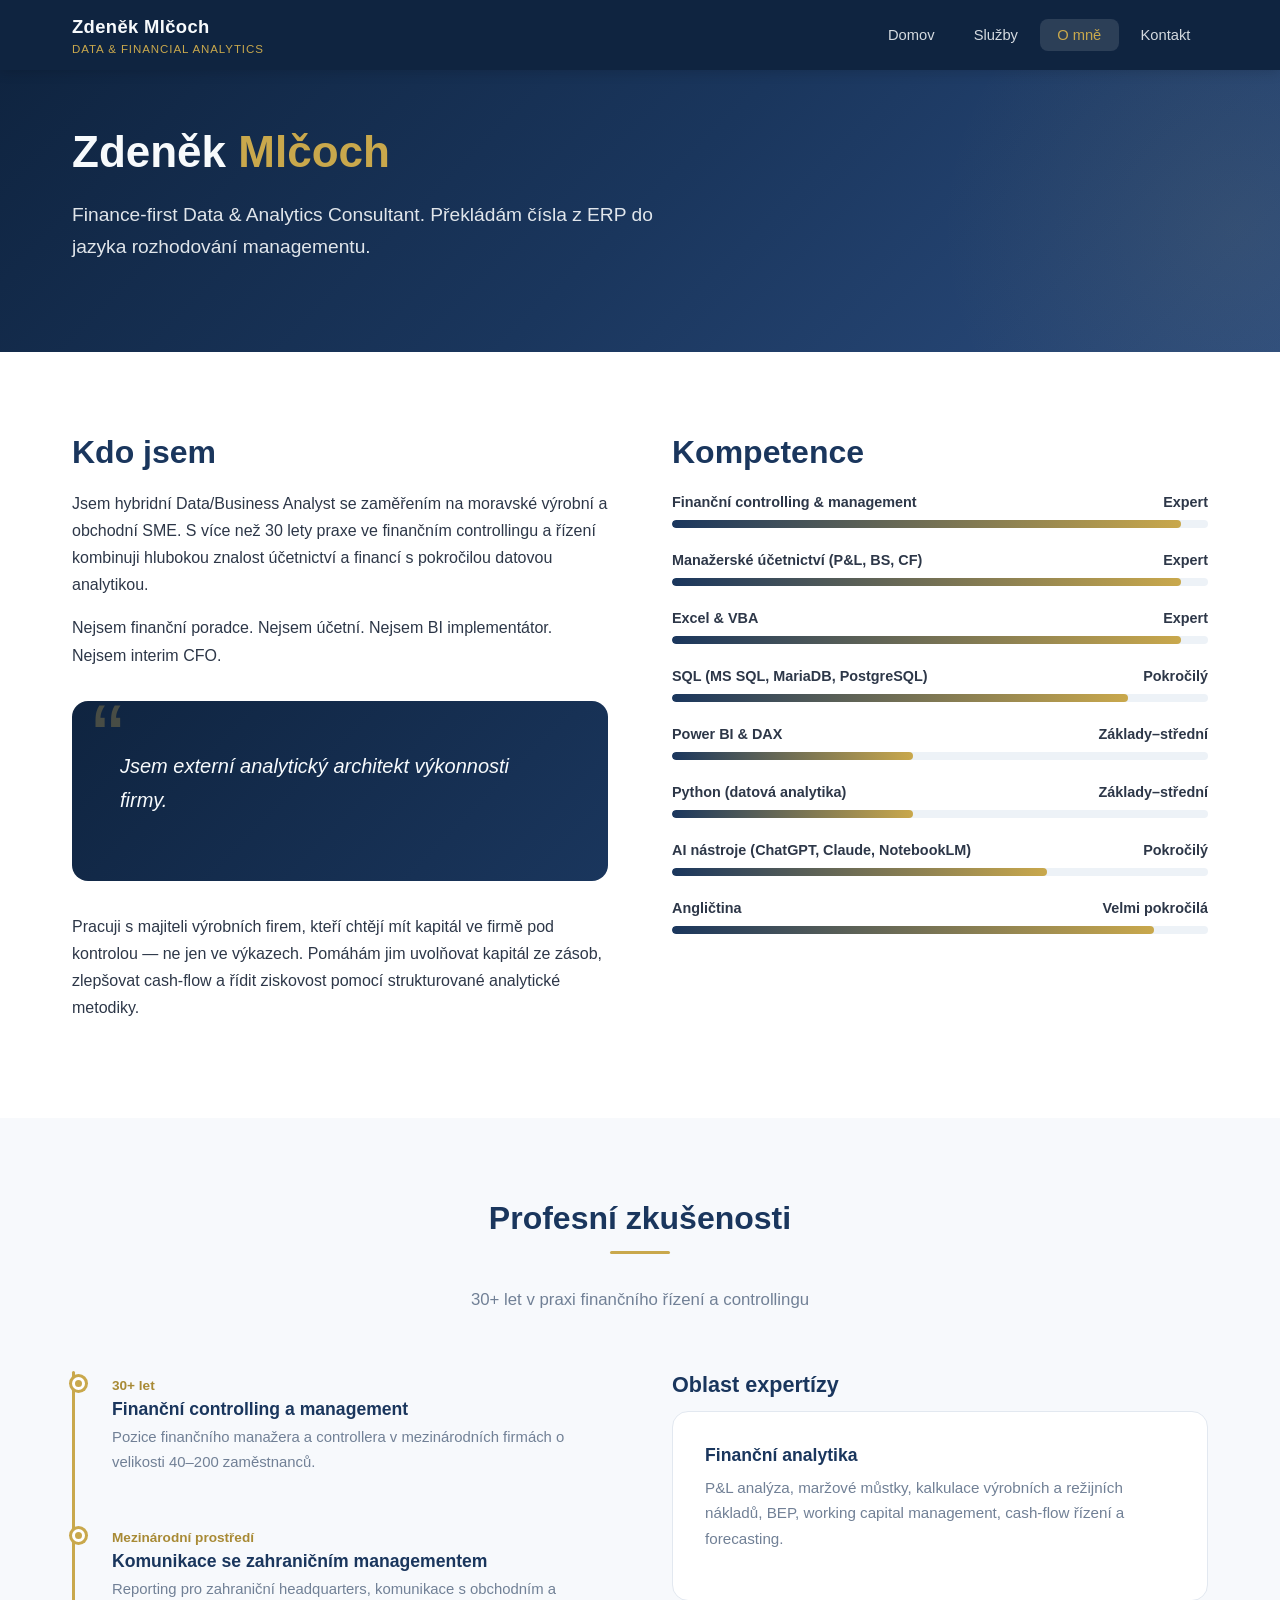
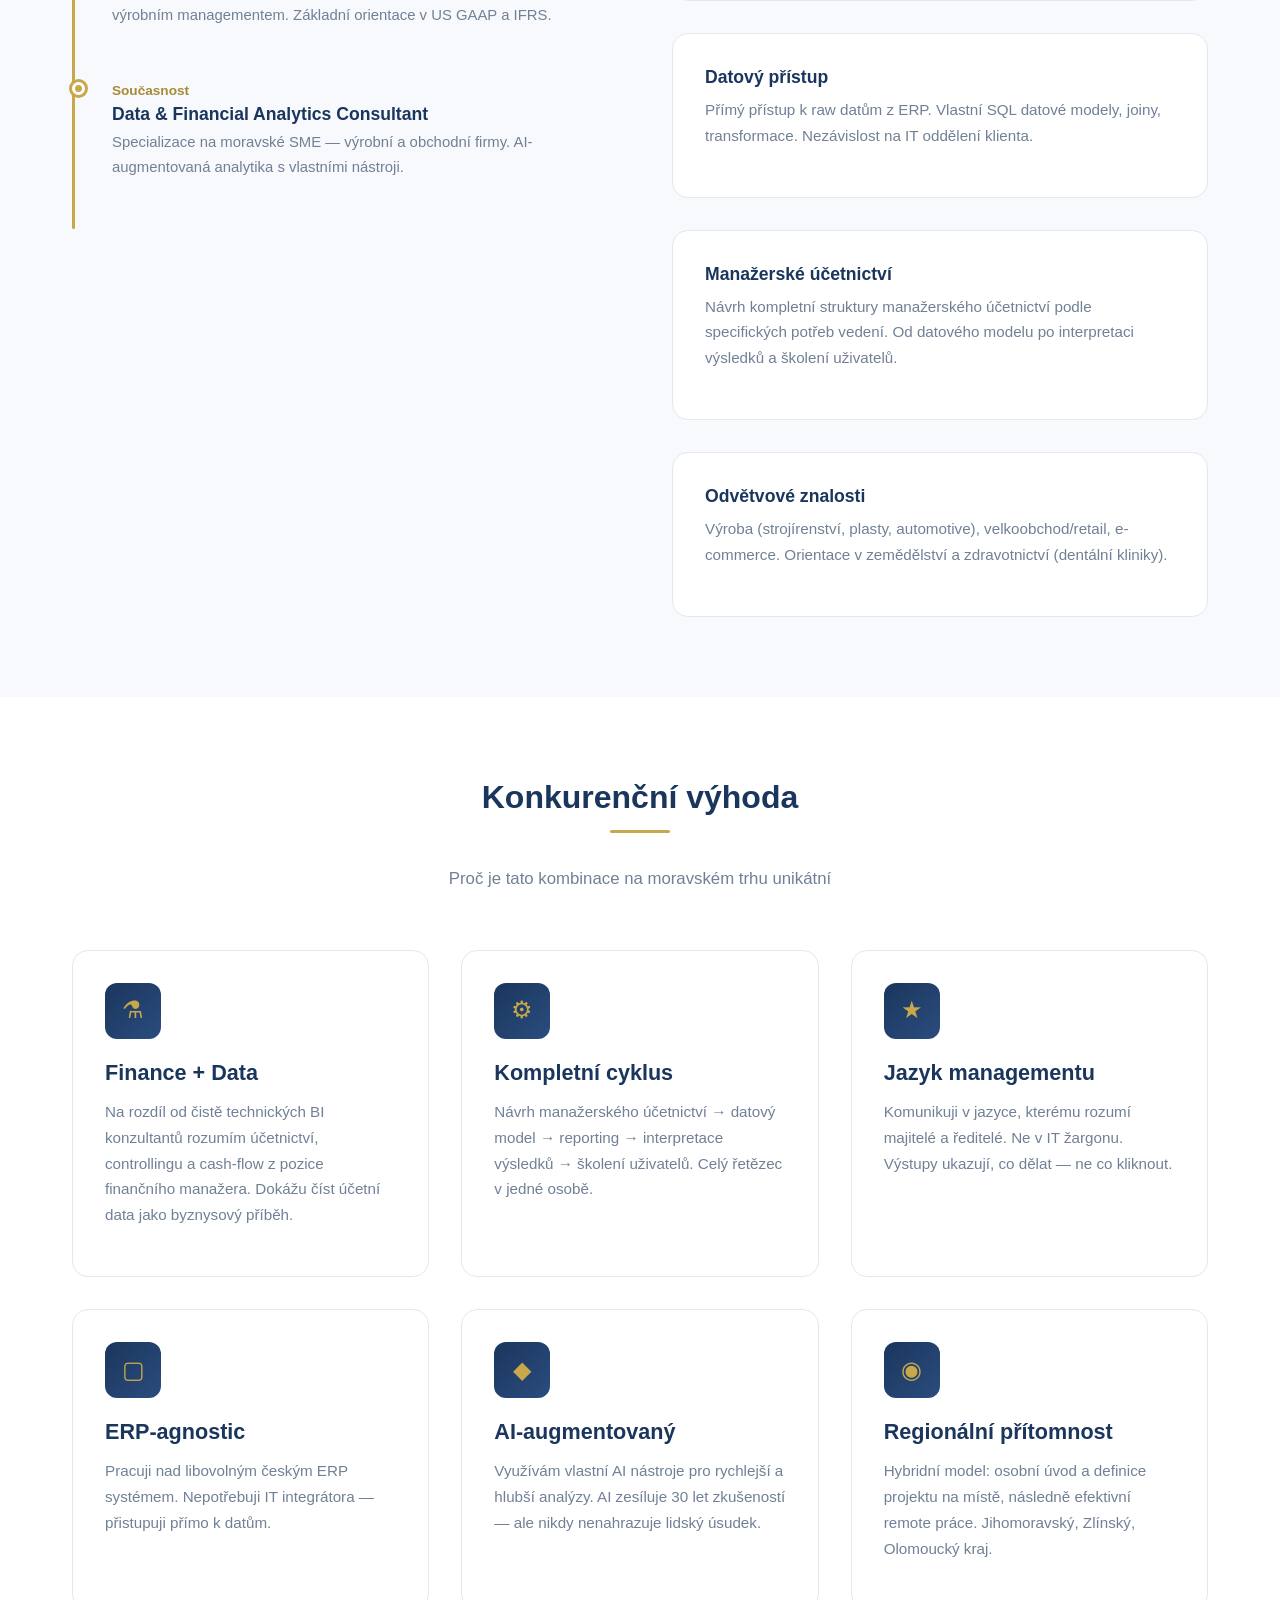
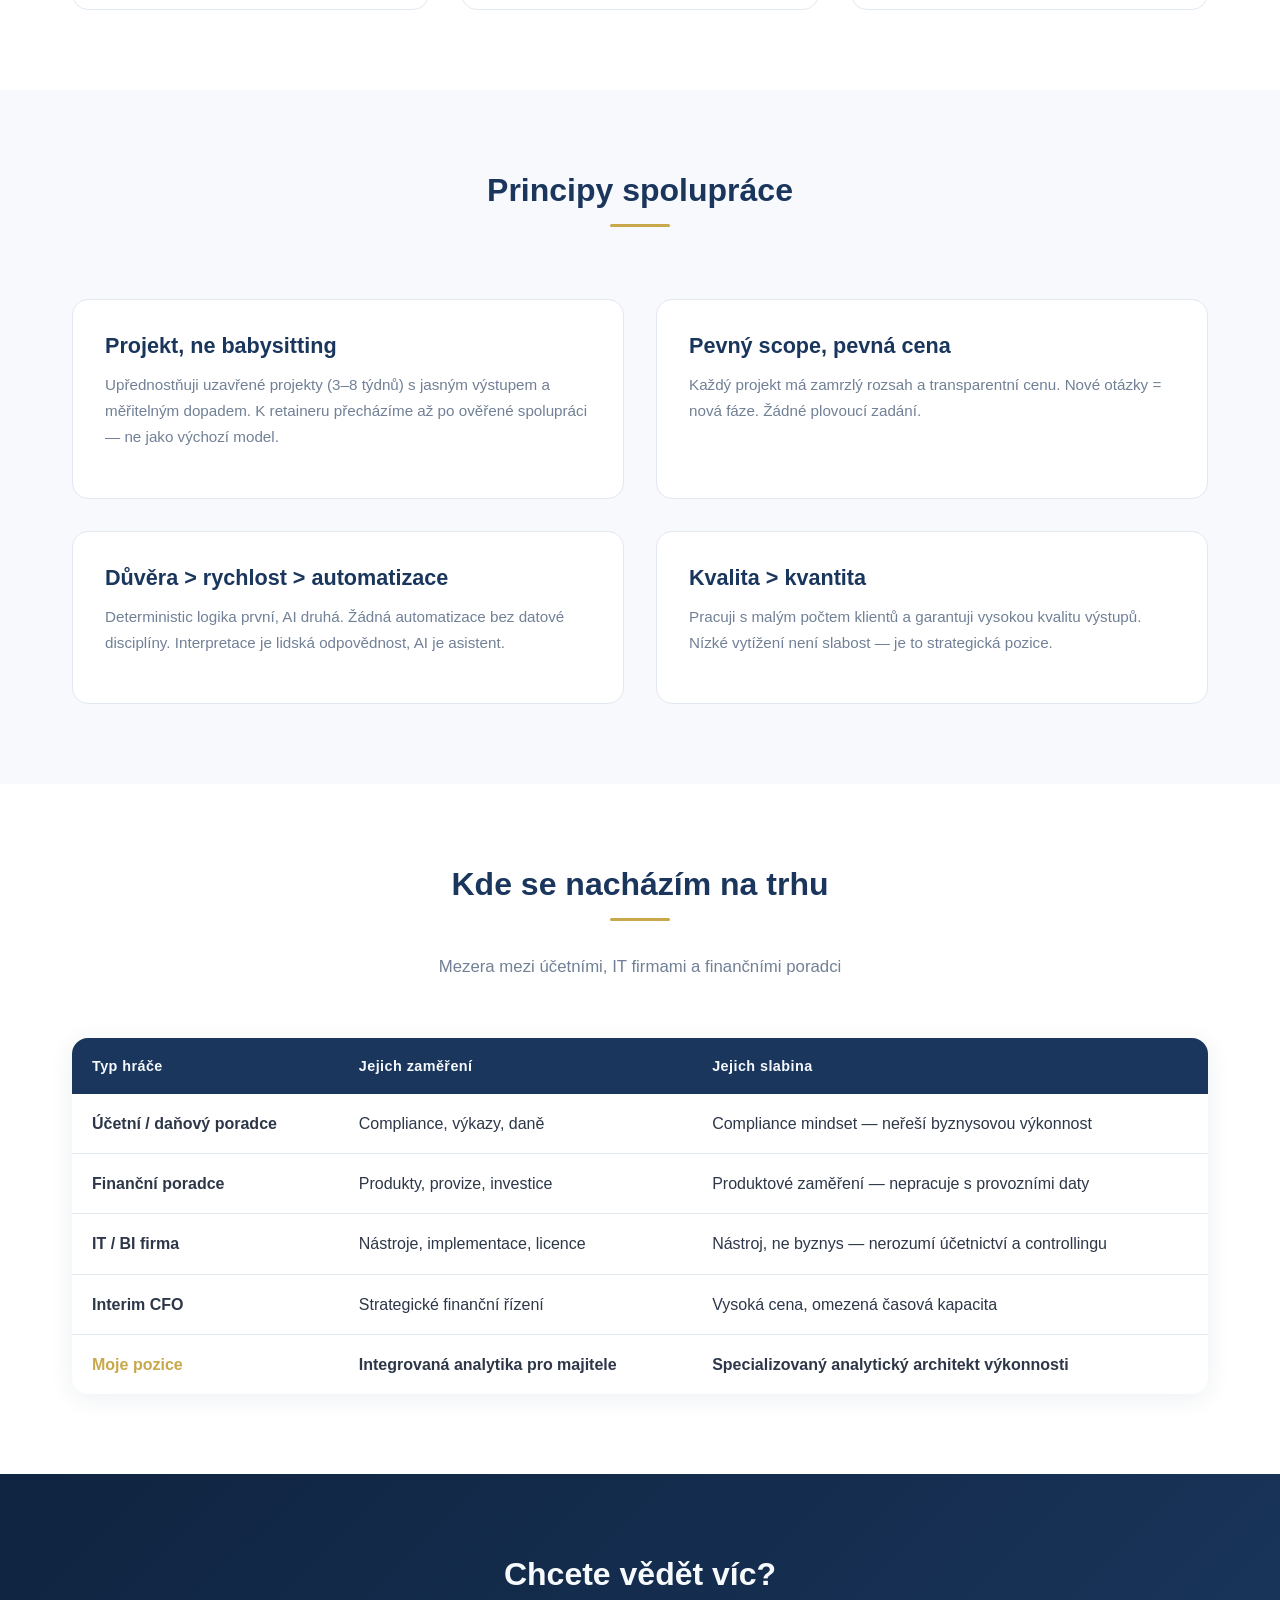
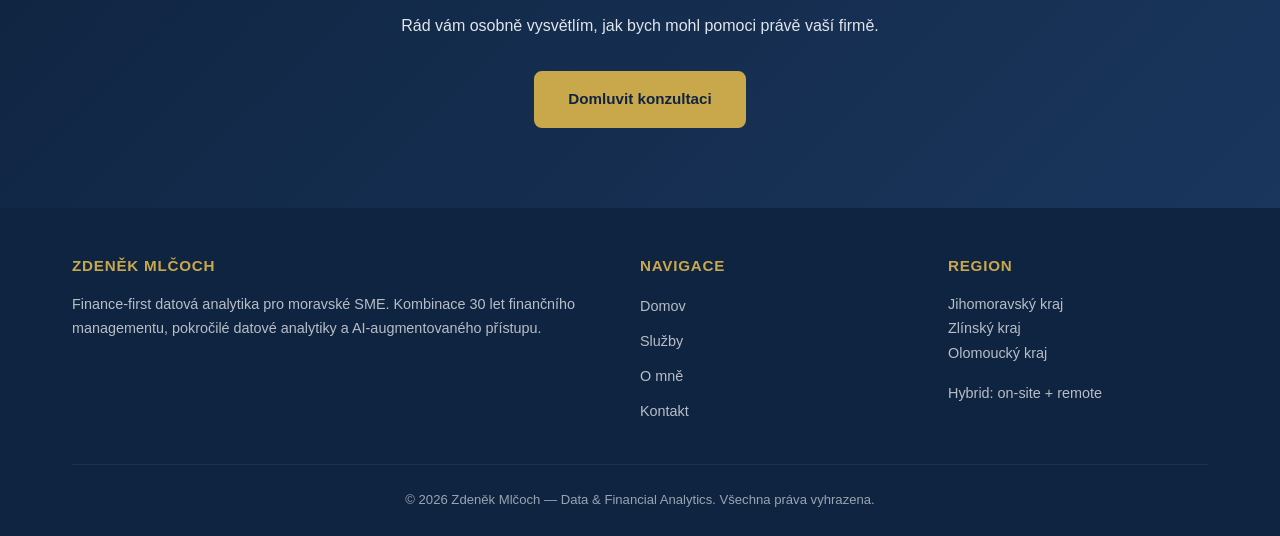
<file: web/o-mne.html>
<!DOCTYPE html>
<html lang="cs">
<head>
  <meta charset="UTF-8">
  <meta name="viewport" content="width=device-width, initial-scale=1.0">
  <title>O mně | Zdeněk Mlčoch — Data & Financial Analytics</title>
  <meta name="description" content="30 let zkušeností ve finančním controllingu a řízení. Hybridní Data/Business Analyst pro moravské výrobní a obchodní firmy.">
  <link rel="stylesheet" href="style.css">
</head>
<body>

<!-- NAVIGATION -->
<nav class="navbar">
  <div class="container">
    <a href="index.html" class="nav-logo">
      Zdeněk Mlčoch
      <span>Data &amp; Financial Analytics</span>
    </a>
    <button class="nav-toggle" onclick="document.querySelector('.nav-links').classList.toggle('open')">&#9776;</button>
    <ul class="nav-links">
      <li><a href="index.html">Domov</a></li>
      <li><a href="sluzby.html">Služby</a></li>
      <li><a href="o-mne.html" class="active">O mně</a></li>
      <li><a href="kontakt.html">Kontakt</a></li>
    </ul>
  </div>
</nav>

<!-- HERO -->
<section class="hero" style="padding: 3.5rem 0;">
  <div class="container">
    <div class="hero-content">
      <h1>Zdeněk <span class="highlight">Mlčoch</span></h1>
      <p class="subtitle">
        Finance-first Data &amp; Analytics Consultant. Překládám čísla z ERP
        do jazyka rozhodování managementu.
      </p>
    </div>
  </div>
</section>

<!-- POSITIONING -->
<section>
  <div class="container">
    <div class="two-col">
      <div>
        <h2>Kdo jsem</h2>
        <p>
          Jsem hybridní Data/Business Analyst se zaměřením na moravské výrobní a obchodní SME.
          S více než 30 lety praxe ve finančním controllingu a řízení kombinuji hlubokou znalost
          účetnictví a financí s pokročilou datovou analytikou.
        </p>
        <p>
          Nejsem finanční poradce. Nejsem účetní. Nejsem BI implementátor.
          Nejsem interim CFO.
        </p>

        <div class="quote-block" style="margin: 2rem 0;">
          <p>Jsem externí analytický architekt výkonnosti firmy.</p>
        </div>

        <p>
          Pracuji s majiteli výrobních firem, kteří chtějí mít kapitál ve firmě
          pod kontrolou &mdash; ne jen ve výkazech. Pomáhám jim uvolňovat kapitál
          ze zásob, zlepšovat cash-flow a řídit ziskovost pomocí strukturované
          analytické metodiky.
        </p>
      </div>
      <div>
        <h2>Kompetence</h2>
        <div class="skill-bar-container">
          <div class="skill-bar-label"><span>Finanční controlling &amp; management</span><span>Expert</span></div>
          <div class="skill-bar"><div class="skill-bar-fill" style="width: 95%;"></div></div>
        </div>
        <div class="skill-bar-container">
          <div class="skill-bar-label"><span>Manažerské účetnictví (P&amp;L, BS, CF)</span><span>Expert</span></div>
          <div class="skill-bar"><div class="skill-bar-fill" style="width: 95%;"></div></div>
        </div>
        <div class="skill-bar-container">
          <div class="skill-bar-label"><span>Excel &amp; VBA</span><span>Expert</span></div>
          <div class="skill-bar"><div class="skill-bar-fill" style="width: 95%;"></div></div>
        </div>
        <div class="skill-bar-container">
          <div class="skill-bar-label"><span>SQL (MS SQL, MariaDB, PostgreSQL)</span><span>Pokročilý</span></div>
          <div class="skill-bar"><div class="skill-bar-fill" style="width: 85%;"></div></div>
        </div>
        <div class="skill-bar-container">
          <div class="skill-bar-label"><span>Power BI &amp; DAX</span><span>Základy&ndash;střední</span></div>
          <div class="skill-bar"><div class="skill-bar-fill" style="width: 45%;"></div></div>
        </div>
        <div class="skill-bar-container">
          <div class="skill-bar-label"><span>Python (datová analytika)</span><span>Základy&ndash;střední</span></div>
          <div class="skill-bar"><div class="skill-bar-fill" style="width: 45%;"></div></div>
        </div>
        <div class="skill-bar-container">
          <div class="skill-bar-label"><span>AI nástroje (ChatGPT, Claude, NotebookLM)</span><span>Pokročilý</span></div>
          <div class="skill-bar"><div class="skill-bar-fill" style="width: 70%;"></div></div>
        </div>
        <div class="skill-bar-container">
          <div class="skill-bar-label"><span>Angličtina</span><span>Velmi pokročilá</span></div>
          <div class="skill-bar"><div class="skill-bar-fill" style="width: 90%;"></div></div>
        </div>
      </div>
    </div>
  </div>
</section>

<!-- EXPERIENCE & EXPERTISE -->
<section class="bg-light">
  <div class="container">
    <div class="section-header">
      <h2>Profesní zkušenosti</h2>
      <p>30+ let v praxi finančního řízení a controllingu</p>
    </div>
    <div class="two-col">
      <div>
        <div class="timeline">
          <div class="timeline-item">
            <span class="year">30+ let</span>
            <h4>Finanční controlling a management</h4>
            <p>Pozice finančního manažera a controllera v mezinárodních firmách o velikosti 40&ndash;200 zaměstnanců.</p>
          </div>
          <div class="timeline-item">
            <span class="year">Mezinárodní prostředí</span>
            <h4>Komunikace se zahraničním managementem</h4>
            <p>Reporting pro zahraniční headquarters, komunikace s obchodním a výrobním managementem. Základní orientace v US GAAP a IFRS.</p>
          </div>
          <div class="timeline-item">
            <span class="year">Současnost</span>
            <h4>Data &amp; Financial Analytics Consultant</h4>
            <p>Specializace na moravské SME &mdash; výrobní a obchodní firmy. AI-augmentovaná analytika s vlastními nástroji.</p>
          </div>
        </div>
      </div>
      <div>
        <h3>Oblast expertízy</h3>
        <div class="card-grid" style="grid-template-columns: 1fr;">
          <div class="card">
            <h4>Finanční analytika</h4>
            <p>P&amp;L analýza, maržové můstky, kalkulace výrobních a režijních nákladů, BEP, working capital management, cash-flow řízení a forecasting.</p>
          </div>
          <div class="card">
            <h4>Datový přístup</h4>
            <p>Přímý přístup k raw datům z ERP. Vlastní SQL datové modely, joiny, transformace. Nezávislost na IT oddělení klienta.</p>
          </div>
          <div class="card">
            <h4>Manažerské účetnictví</h4>
            <p>Návrh kompletní struktury manažerského účetnictví podle specifických potřeb vedení. Od datového modelu po interpretaci výsledků a školení uživatelů.</p>
          </div>
          <div class="card">
            <h4>Odvětvové znalosti</h4>
            <p>Výroba (strojírenství, plasty, automotive), velkoobchod/retail, e-commerce. Orientace v zemědělství a zdravotnictví (dentální kliniky).</p>
          </div>
        </div>
      </div>
    </div>
  </div>
</section>

<!-- COMPETITIVE ADVANTAGE -->
<section>
  <div class="container">
    <div class="section-header">
      <h2>Konkurenční výhoda</h2>
      <p>Proč je tato kombinace na moravském trhu unikátní</p>
    </div>
    <div class="card-grid-3">
      <div class="card">
        <div class="card-icon">&#9879;</div>
        <h3>Finance + Data</h3>
        <p>Na rozdíl od čistě technických BI konzultantů rozumím účetnictví, controllingu a cash-flow
           z pozice finančního manažera. Dokážu číst účetní data jako byznysový příběh.</p>
      </div>
      <div class="card">
        <div class="card-icon">&#9881;</div>
        <h3>Kompletní cyklus</h3>
        <p>Návrh manažerského účetnictví &rarr; datový model &rarr; reporting &rarr;
           interpretace výsledků &rarr; školení uživatelů. Celý řetězec v jedné osobě.</p>
      </div>
      <div class="card">
        <div class="card-icon">&#9733;</div>
        <h3>Jazyk managementu</h3>
        <p>Komunikuji v jazyce, kterému rozumí majitelé a ředitelé. Ne v IT žargonu.
           Výstupy ukazují, co dělat &mdash; ne co kliknout.</p>
      </div>
      <div class="card">
        <div class="card-icon">&#9634;</div>
        <h3>ERP-agnostic</h3>
        <p>Pracuji nad libovolným českým ERP systémem.
           Nepotřebuji IT integrátora &mdash; přistupuji přímo k datům.</p>
      </div>
      <div class="card">
        <div class="card-icon">&#9670;</div>
        <h3>AI-augmentovaný</h3>
        <p>Využívám vlastní AI nástroje pro rychlejší a hlubší analýzy. AI zesíluje 30 let zkušeností &mdash;
           ale nikdy nenahrazuje lidský úsudek.</p>
      </div>
      <div class="card">
        <div class="card-icon">&#9673;</div>
        <h3>Regionální přítomnost</h3>
        <p>Hybridní model: osobní úvod a definice projektu na místě, následně efektivní remote práce.
           Jihomoravský, Zlínský, Olomoucký kraj.</p>
      </div>
    </div>
  </div>
</section>

<!-- WORK PHILOSOPHY -->
<section class="bg-light">
  <div class="container">
    <div class="section-header">
      <h2>Principy spolupráce</h2>
    </div>
    <div class="card-grid-2">
      <div class="card">
        <h3>Projekt, ne babysitting</h3>
        <p>Upřednostňuji uzavřené projekty (3&ndash;8 týdnů) s jasným výstupem a měřitelným dopadem.
           K retaineru přecházíme až po ověřené spolupráci &mdash; ne jako výchozí model.</p>
      </div>
      <div class="card">
        <h3>Pevný scope, pevná cena</h3>
        <p>Každý projekt má zamrzlý rozsah a transparentní cenu.
           Nové otázky = nová fáze. Žádné plovoucí zadání.</p>
      </div>
      <div class="card">
        <h3>Důvěra &gt; rychlost &gt; automatizace</h3>
        <p>Deterministic logika první, AI druhá. Žádná automatizace bez datové disciplíny.
           Interpretace je lidská odpovědnost, AI je asistent.</p>
      </div>
      <div class="card">
        <h3>Kvalita &gt; kvantita</h3>
        <p>Pracuji s malým počtem klientů a garantuji vysokou kvalitu výstupů.
           Nízké vytížení není slabost &mdash; je to strategická pozice.</p>
      </div>
    </div>
  </div>
</section>

<!-- POSITIONING MAP -->
<section>
  <div class="container">
    <div class="section-header">
      <h2>Kde se nacházím na trhu</h2>
      <p>Mezera mezi účetními, IT firmami a finančními poradci</p>
    </div>
    <table class="styled-table">
      <thead>
        <tr>
          <th>Typ hráče</th>
          <th>Jejich zaměření</th>
          <th>Jejich slabina</th>
        </tr>
      </thead>
      <tbody>
        <tr>
          <td><strong>Účetní / daňový poradce</strong></td>
          <td>Compliance, výkazy, daně</td>
          <td>Compliance mindset &mdash; neřeší byznysovou výkonnost</td>
        </tr>
        <tr>
          <td><strong>Finanční poradce</strong></td>
          <td>Produkty, provize, investice</td>
          <td>Produktové zaměření &mdash; nepracuje s provozními daty</td>
        </tr>
        <tr>
          <td><strong>IT / BI firma</strong></td>
          <td>Nástroje, implementace, licence</td>
          <td>Nástroj, ne byznys &mdash; nerozumí účetnictví a controllingu</td>
        </tr>
        <tr>
          <td><strong>Interim CFO</strong></td>
          <td>Strategické finanční řízení</td>
          <td>Vysoká cena, omezená časová kapacita</td>
        </tr>
        <tr>
          <td><strong style="color: var(--accent);">Moje pozice</strong></td>
          <td><strong>Integrovaná analytika pro majitele</strong></td>
          <td><strong>Specializovaný analytický architekt výkonnosti</strong></td>
        </tr>
      </tbody>
    </table>
  </div>
</section>

<!-- CTA -->
<section class="cta-section">
  <div class="container">
    <h2>Chcete vědět víc?</h2>
    <p>Rád vám osobně vysvětlím, jak bych mohl pomoci právě vaší firmě.</p>
    <a href="kontakt.html" class="btn btn-primary">Domluvit konzultaci</a>
  </div>
</section>

<!-- FOOTER -->
<footer class="footer">
  <div class="container">
    <div class="footer-grid">
      <div>
        <h4>Zdeněk Mlčoch</h4>
        <p>Finance-first datová analytika pro moravské SME. Kombinace 30 let finančního managementu,
           pokročilé datové analytiky a AI-augmentovaného přístupu.</p>
      </div>
      <div>
        <h4>Navigace</h4>
        <ul class="footer-links">
          <li><a href="index.html">Domov</a></li>
          <li><a href="sluzby.html">Služby</a></li>
          <li><a href="o-mne.html">O mně</a></li>
          <li><a href="kontakt.html">Kontakt</a></li>
        </ul>
      </div>
      <div>
        <h4>Region</h4>
        <p>Jihomoravský kraj<br>Zlínský kraj<br>Olomoucký kraj</p>
        <p style="margin-top: 1rem;">Hybrid: on-site + remote</p>
      </div>
    </div>
    <div class="footer-bottom">
      &copy; 2026 Zdeněk Mlčoch &mdash; Data &amp; Financial Analytics. Všechna práva vyhrazena.
    </div>
  </div>
</footer>

</body>
</html>
</file>
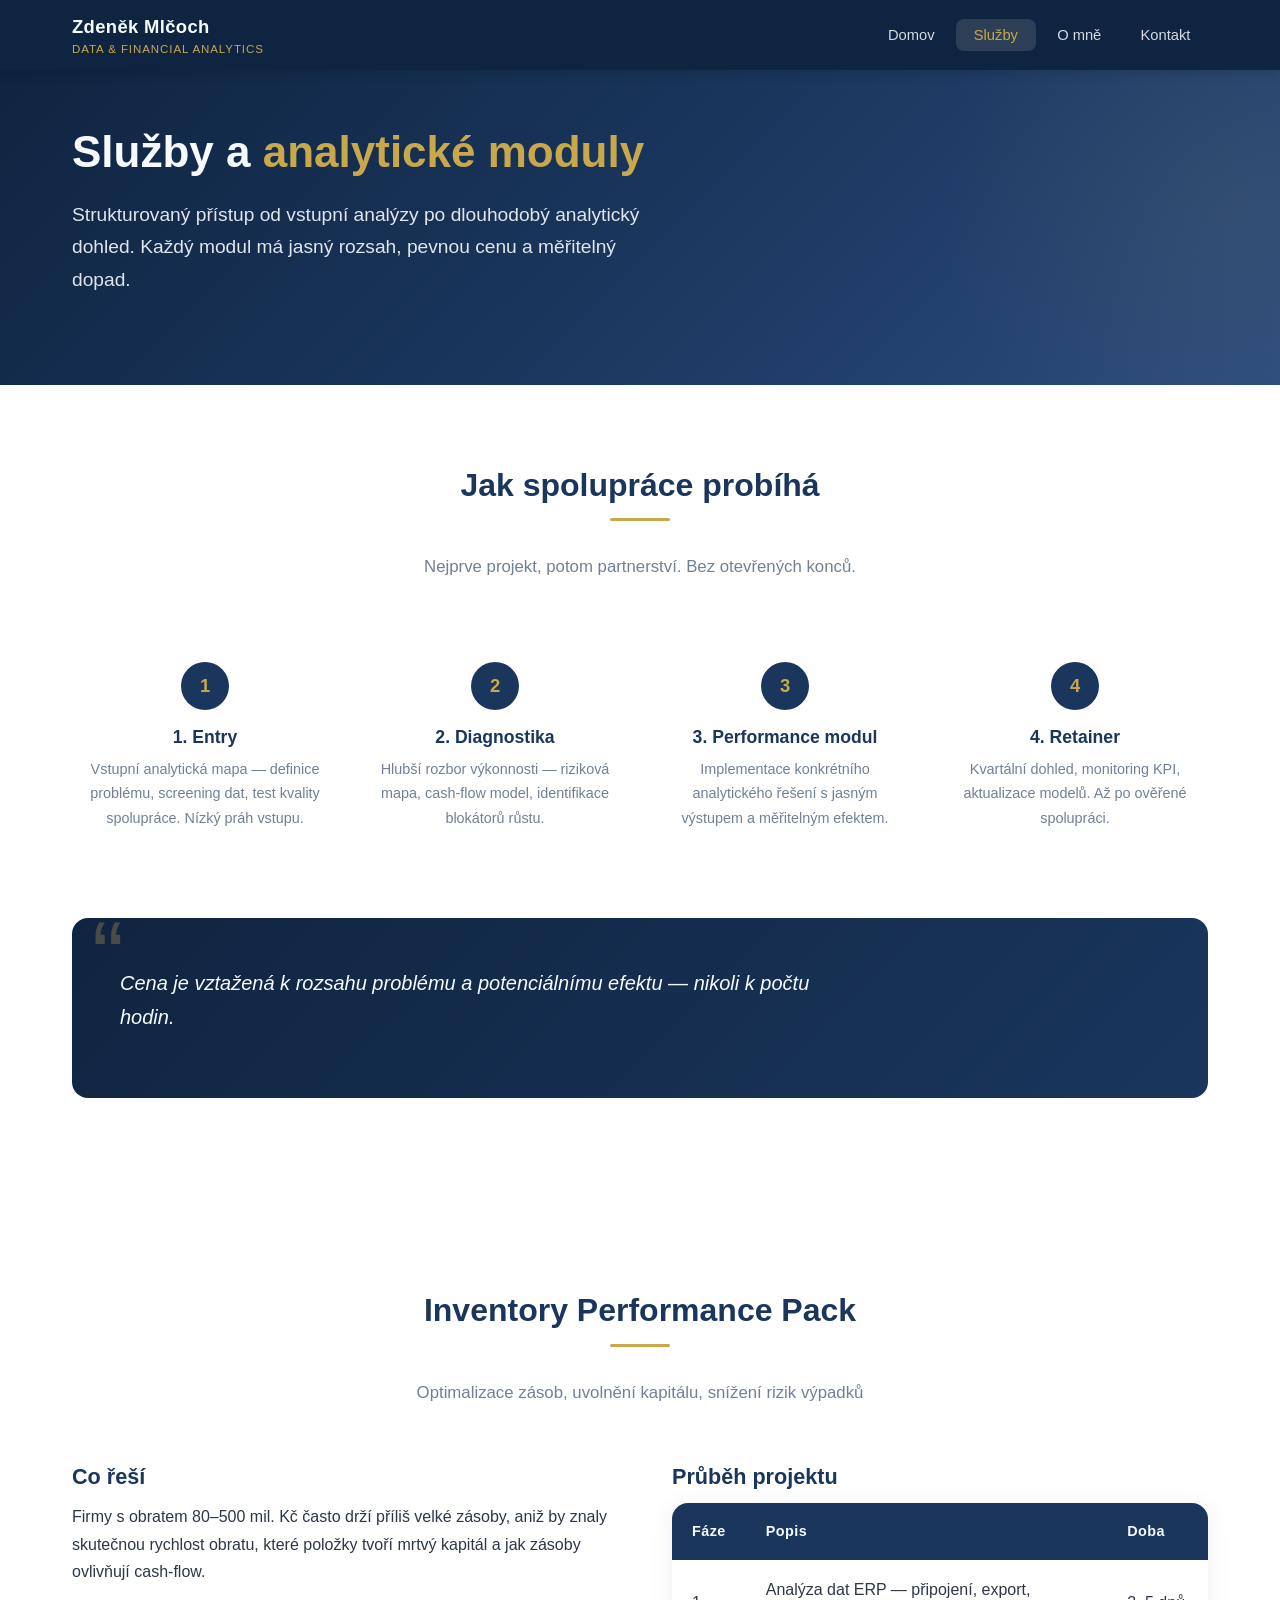
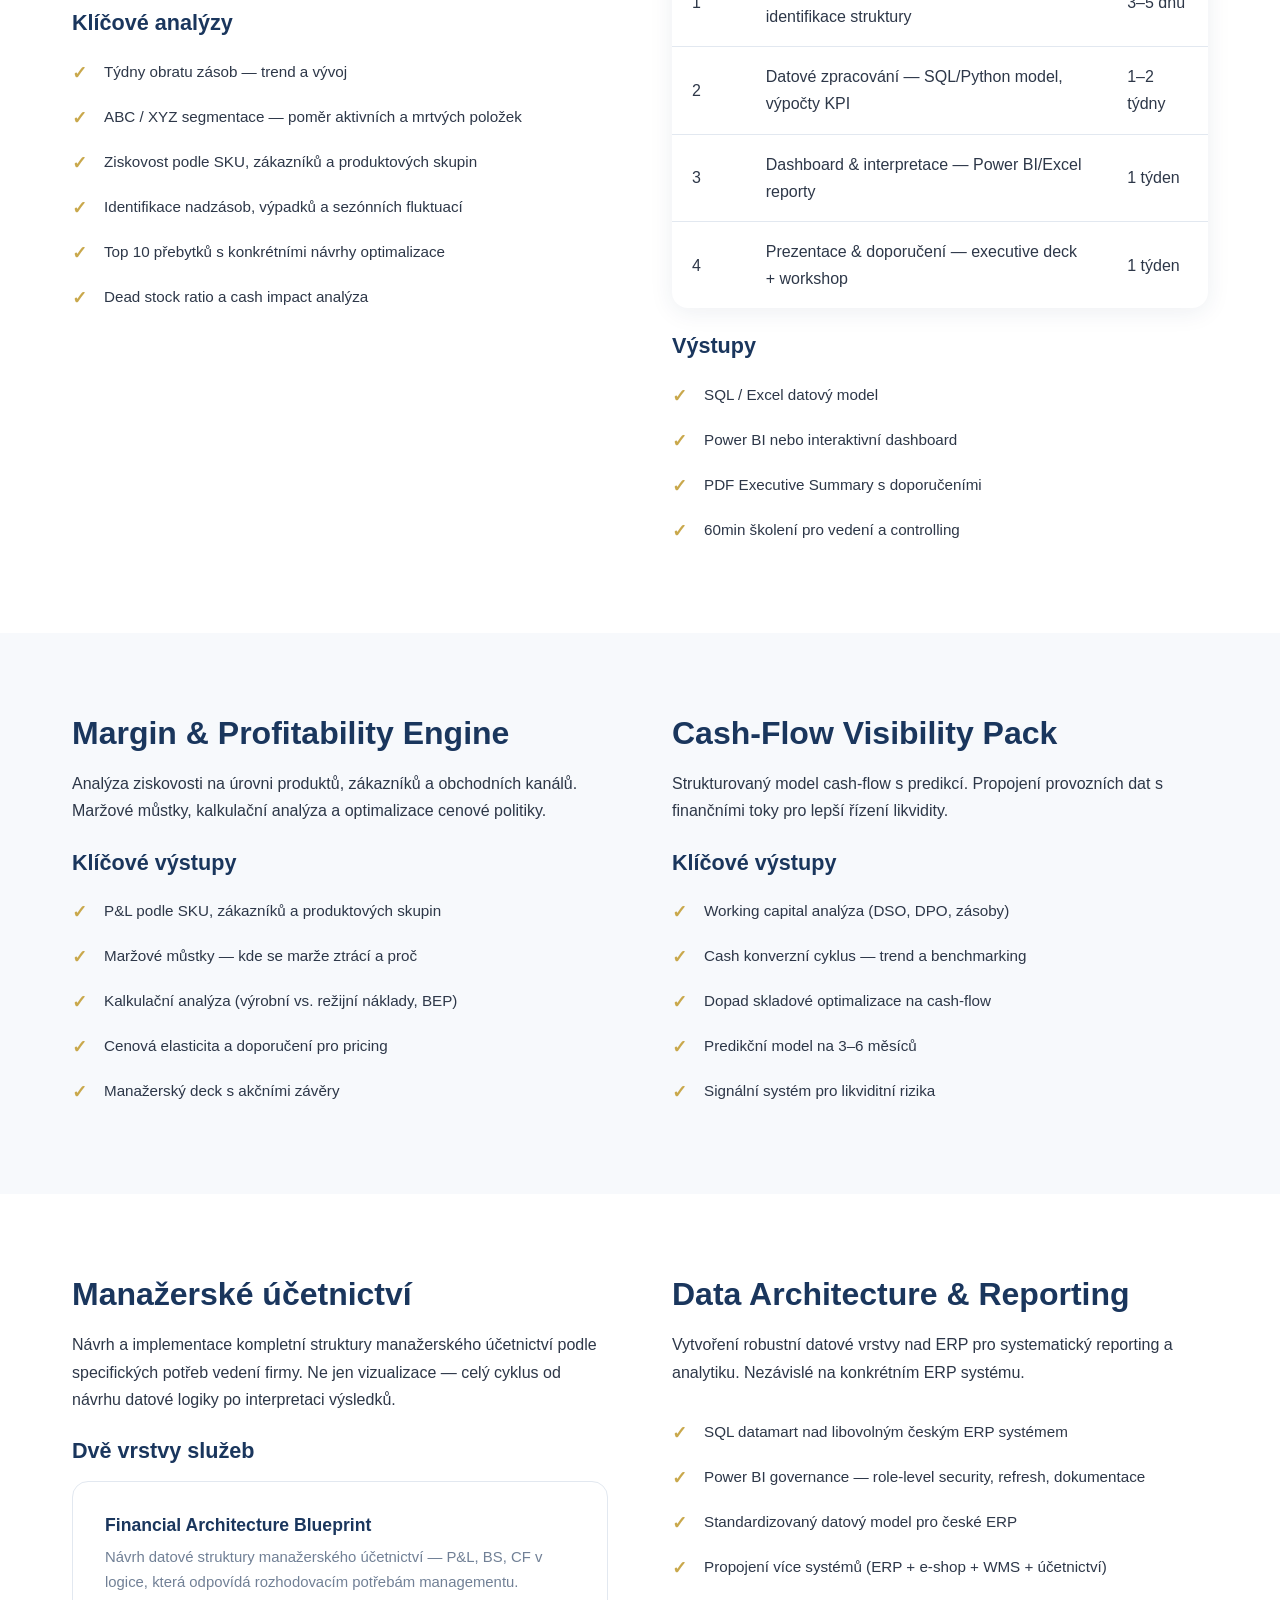
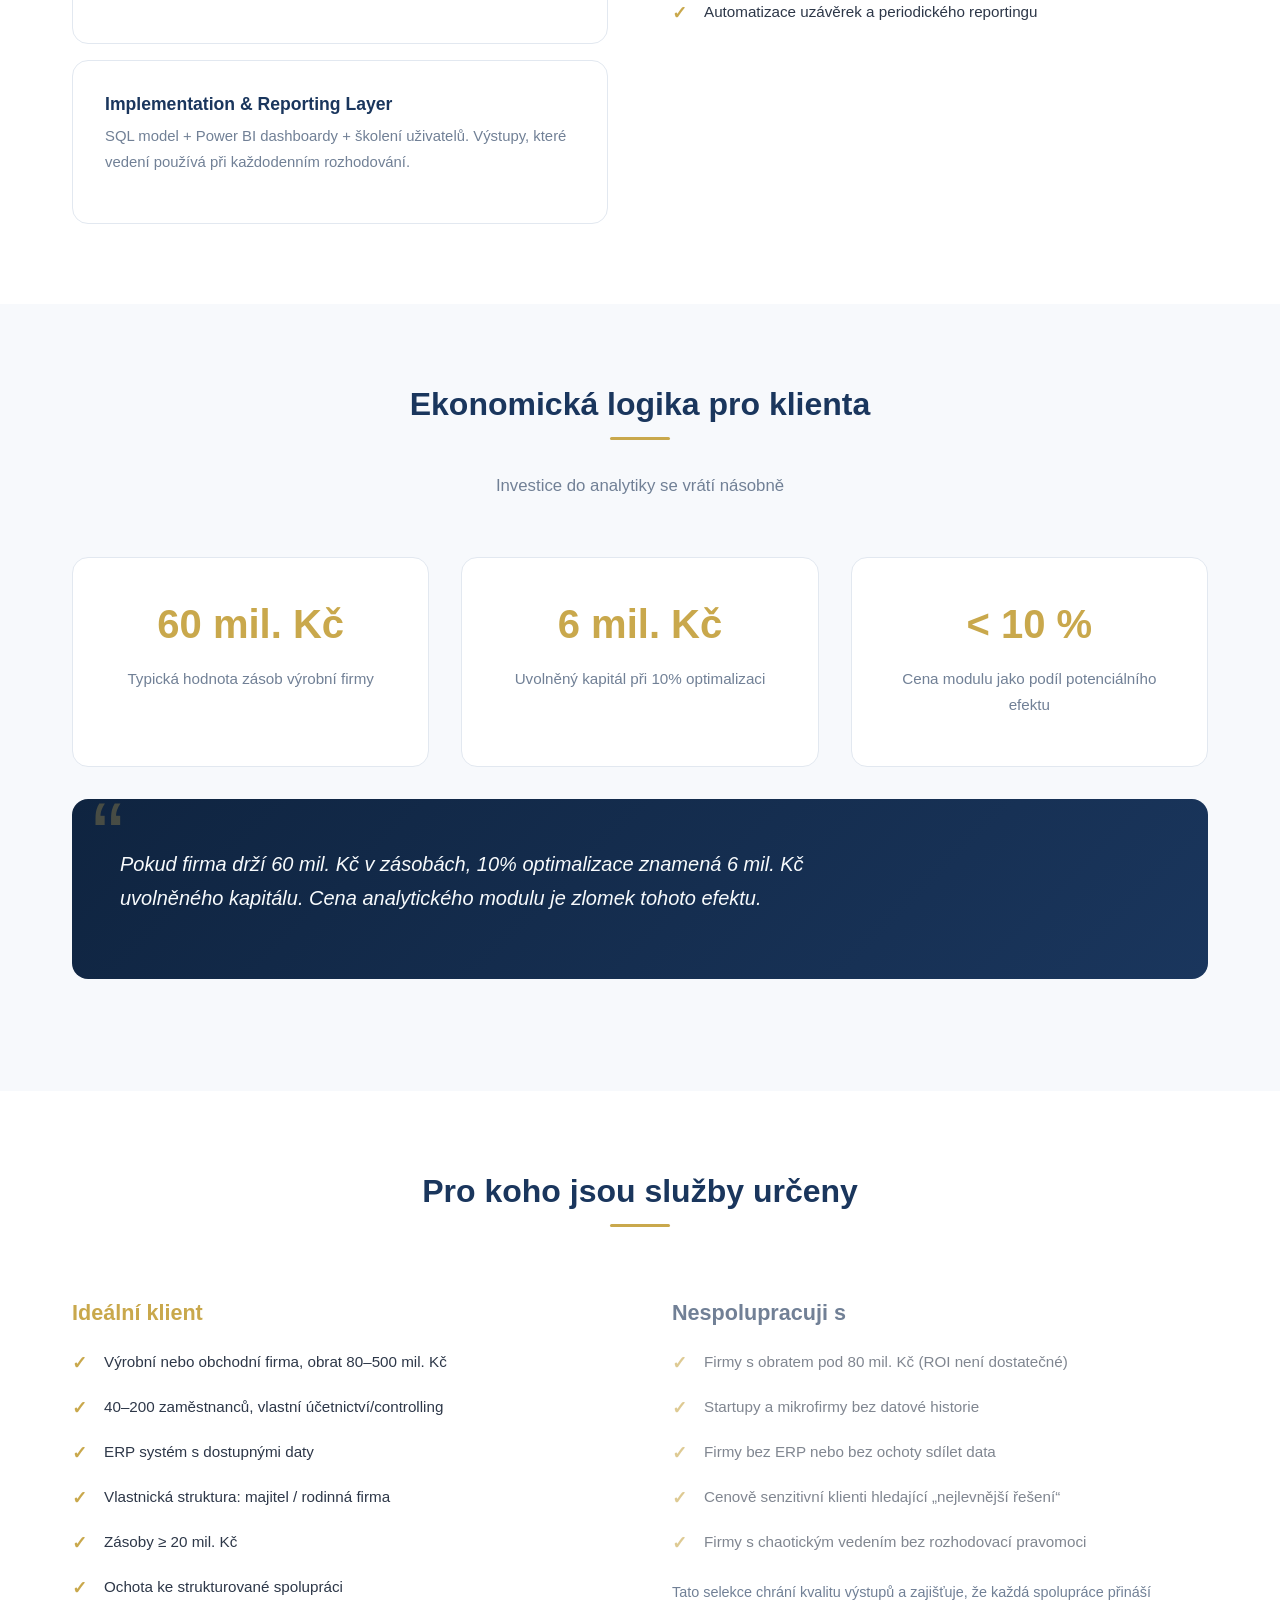
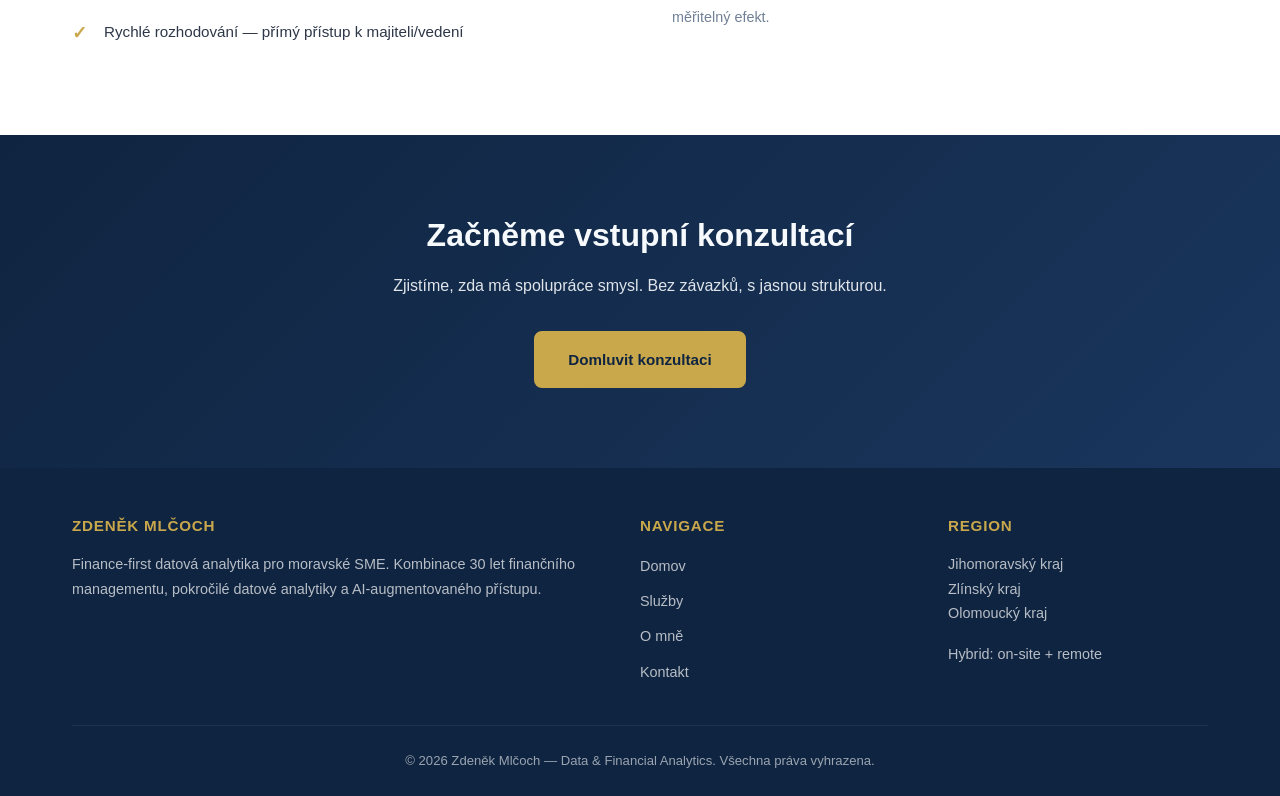
<file: web/sluzby.html>
<!DOCTYPE html>
<html lang="cs">
<head>
  <meta charset="UTF-8">
  <meta name="viewport" content="width=device-width, initial-scale=1.0">
  <title>Služby | Zdeněk Mlčoch — Data & Financial Analytics</title>
  <meta name="description" content="Analytické moduly pro výrobní a obchodní firmy: Inventory Performance Pack, Margin Engine, Cash-Flow, manažerské účetnictví a další.">
  <link rel="stylesheet" href="style.css">
</head>
<body>

<!-- NAVIGATION -->
<nav class="navbar">
  <div class="container">
    <a href="index.html" class="nav-logo">
      Zdeněk Mlčoch
      <span>Data &amp; Financial Analytics</span>
    </a>
    <button class="nav-toggle" onclick="document.querySelector('.nav-links').classList.toggle('open')">&#9776;</button>
    <ul class="nav-links">
      <li><a href="index.html">Domov</a></li>
      <li><a href="sluzby.html" class="active">Služby</a></li>
      <li><a href="o-mne.html">O mně</a></li>
      <li><a href="kontakt.html">Kontakt</a></li>
    </ul>
  </div>
</nav>

<!-- HERO -->
<section class="hero" style="padding: 3.5rem 0;">
  <div class="container">
    <div class="hero-content">
      <h1>Služby a <span class="highlight">analytické moduly</span></h1>
      <p class="subtitle">
        Strukturovaný přístup od vstupní analýzy po dlouhodobý analytický dohled.
        Každý modul má jasný rozsah, pevnou cenu a měřitelný dopad.
      </p>
    </div>
  </div>
</section>

<!-- APPROACH -->
<section>
  <div class="container">
    <div class="section-header">
      <h2>Jak spolupráce probíhá</h2>
      <p>Nejprve projekt, potom partnerství. Bez otevřených konců.</p>
    </div>
    <div class="process-steps">
      <div class="step">
        <h4>1. Entry</h4>
        <p>Vstupní analytická mapa &mdash; definice problému, screening dat, test kvality spolupráce. Nízký práh vstupu.</p>
      </div>
      <div class="step">
        <h4>2. Diagnostika</h4>
        <p>Hlubší rozbor výkonnosti &mdash; riziková mapa, cash-flow model, identifikace blokátorů růstu.</p>
      </div>
      <div class="step">
        <h4>3. Performance modul</h4>
        <p>Implementace konkrétního analytického řešení s jasným výstupem a měřitelným efektem.</p>
      </div>
      <div class="step">
        <h4>4. Retainer</h4>
        <p>Kvartální dohled, monitoring KPI, aktualizace modelů. Až po ověřené spolupráci.</p>
      </div>
    </div>

    <div class="quote-block" style="margin-top: 3rem;">
      <p>Cena je vztažená k rozsahu problému a potenciálnímu efektu &mdash; nikoli k počtu hodin.</p>
    </div>
  </div>
</section>

<!-- MODULE DETAIL: INVENTORY -->
<section id="inventory">
  <div class="container">
    <div class="section-header">
      <h2>Inventory Performance Pack</h2>
      <p>Optimalizace zásob, uvolnění kapitálu, snížení rizik výpadků</p>
    </div>
    <div class="two-col">
      <div>
        <h3>Co řeší</h3>
        <p>Firmy s obratem 80&ndash;500 mil. Kč často drží příliš velké zásoby, aniž by znaly skutečnou
           rychlost obratu, které položky tvoří mrtvý kapitál a jak zásoby ovlivňují cash-flow.</p>
        <h3 style="margin-top: 1.5rem;">Klíčové analýzy</h3>
        <ul class="feature-list">
          <li>Týdny obratu zásob &mdash; trend a vývoj</li>
          <li>ABC / XYZ segmentace &mdash; poměr aktivních a mrtvých položek</li>
          <li>Ziskovost podle SKU, zákazníků a produktových skupin</li>
          <li>Identifikace nadzásob, výpadků a sezónních fluktuací</li>
          <li>Top 10 přebytků s konkrétními návrhy optimalizace</li>
          <li>Dead stock ratio a cash impact analýza</li>
        </ul>
      </div>
      <div>
        <h3>Průběh projektu</h3>
        <table class="styled-table" style="margin-bottom: 1.5rem;">
          <thead>
            <tr><th>Fáze</th><th>Popis</th><th>Doba</th></tr>
          </thead>
          <tbody>
            <tr><td>1</td><td>Analýza dat ERP &mdash; připojení, export, identifikace struktury</td><td>3&ndash;5 dnů</td></tr>
            <tr><td>2</td><td>Datové zpracování &mdash; SQL/Python model, výpočty KPI</td><td>1&ndash;2 týdny</td></tr>
            <tr><td>3</td><td>Dashboard &amp; interpretace &mdash; Power BI/Excel reporty</td><td>1 týden</td></tr>
            <tr><td>4</td><td>Prezentace &amp; doporučení &mdash; executive deck + workshop</td><td>1 týden</td></tr>
          </tbody>
        </table>
        <h3>Výstupy</h3>
        <ul class="feature-list">
          <li>SQL / Excel datový model</li>
          <li>Power BI nebo interaktivní dashboard</li>
          <li>PDF Executive Summary s doporučeními</li>
          <li>60min školení pro vedení a controlling</li>
        </ul>
      </div>
    </div>
  </div>
</section>

<!-- MODULE DETAIL: MARGIN -->
<section class="bg-light" id="margin">
  <div class="container">
    <div class="two-col">
      <div>
        <h2>Margin &amp; Profitability Engine</h2>
        <p>Analýza ziskovosti na úrovni produktů, zákazníků a obchodních kanálů.
           Maržové můstky, kalkulační analýza a optimalizace cenové politiky.</p>
        <h3 style="margin-top: 1.5rem;">Klíčové výstupy</h3>
        <ul class="feature-list">
          <li>P&amp;L podle SKU, zákazníků a produktových skupin</li>
          <li>Maržové můstky &mdash; kde se marže ztrácí a proč</li>
          <li>Kalkulační analýza (výrobní vs. režijní náklady, BEP)</li>
          <li>Cenová elasticita a doporučení pro pricing</li>
          <li>Manažerský deck s akčními závěry</li>
        </ul>
      </div>
      <div>
        <h2>Cash-Flow Visibility Pack</h2>
        <p>Strukturovaný model cash-flow s predikcí. Propojení provozních dat
           s finančními toky pro lepší řízení likvidity.</p>
        <h3 style="margin-top: 1.5rem;">Klíčové výstupy</h3>
        <ul class="feature-list">
          <li>Working capital analýza (DSO, DPO, zásoby)</li>
          <li>Cash konverzní cyklus &mdash; trend a benchmarking</li>
          <li>Dopad skladové optimalizace na cash-flow</li>
          <li>Predikční model na 3&ndash;6 měsíců</li>
          <li>Signální systém pro likviditní rizika</li>
        </ul>
      </div>
    </div>
  </div>
</section>

<!-- MODULE DETAIL: MANAGEMENT ACCOUNTING -->
<section id="management-accounting">
  <div class="container">
    <div class="two-col">
      <div>
        <h2>Manažerské účetnictví</h2>
        <p>Návrh a implementace kompletní struktury manažerského účetnictví
           podle specifických potřeb vedení firmy. Ne jen vizualizace &mdash;
           celý cyklus od návrhu datové logiky po interpretaci výsledků.</p>
        <h3 style="margin-top: 1.5rem;">Dvě vrstvy služeb</h3>
        <div class="card" style="margin-top: 1rem; margin-bottom: 1rem;">
          <h4>Financial Architecture Blueprint</h4>
          <p style="font-size: 0.93rem;">Návrh datové struktury manažerského účetnictví &mdash; P&amp;L, BS, CF
             v logice, která odpovídá rozhodovacím potřebám managementu.</p>
        </div>
        <div class="card">
          <h4>Implementation &amp; Reporting Layer</h4>
          <p style="font-size: 0.93rem;">SQL model + Power BI dashboardy + školení uživatelů.
             Výstupy, které vedení používá při každodenním rozhodování.</p>
        </div>
      </div>
      <div>
        <h2>Data Architecture &amp; Reporting</h2>
        <p>Vytvoření robustní datové vrstvy nad ERP pro systematický reporting
           a analytiku. Nezávislé na konkrétním ERP systému.</p>
        <ul class="feature-list" style="margin-top: 1.5rem;">
          <li>SQL datamart nad libovolným českým ERP systémem</li>
          <li>Power BI governance &mdash; role-level security, refresh, dokumentace</li>
          <li>Standardizovaný datový model pro české ERP</li>
          <li>Propojení více systémů (ERP + e-shop + WMS + účetnictví)</li>
          <li>Automatizace uzávěrek a periodického reportingu</li>
        </ul>

      </div>
    </div>
  </div>
</section>

<!-- ROI ARGUMENT -->
<section class="bg-light">
  <div class="container">
    <div class="section-header">
      <h2>Ekonomická logika pro klienta</h2>
      <p>Investice do analytiky se vrátí násobně</p>
    </div>
    <div class="card-grid-3">
      <div class="card" style="text-align: center;">
        <div style="font-size: 2.5rem; color: var(--accent); font-weight: 800; margin-bottom: 0.5rem;">60 mil. Kč</div>
        <p>Typická hodnota zásob výrobní firmy</p>
      </div>
      <div class="card" style="text-align: center;">
        <div style="font-size: 2.5rem; color: var(--accent); font-weight: 800; margin-bottom: 0.5rem;">6 mil. Kč</div>
        <p>Uvolněný kapitál při 10% optimalizaci</p>
      </div>
      <div class="card" style="text-align: center;">
        <div style="font-size: 2.5rem; color: var(--accent); font-weight: 800; margin-bottom: 0.5rem;">&lt; 10 %</div>
        <p>Cena modulu jako podíl potenciálního efektu</p>
      </div>
    </div>
    <div class="quote-block" style="margin-top: 2rem;">
      <p>Pokud firma drží 60 mil. Kč v zásobách, 10% optimalizace znamená 6 mil. Kč uvolněného kapitálu.
         Cena analytického modulu je zlomek tohoto efektu.</p>
    </div>
  </div>
</section>

<!-- FOR WHOM -->
<section>
  <div class="container">
    <div class="section-header">
      <h2>Pro koho jsou služby určeny</h2>
    </div>
    <div class="two-col">
      <div>
        <h3 style="color: var(--accent);">Ideální klient</h3>
        <ul class="feature-list">
          <li>Výrobní nebo obchodní firma, obrat 80&ndash;500 mil. Kč</li>
          <li>40&ndash;200 zaměstnanců, vlastní účetnictví/controlling</li>
          <li>ERP systém s dostupnými daty</li>
          <li>Vlastnická struktura: majitel / rodinná firma</li>
          <li>Zásoby &ge; 20 mil. Kč</li>
          <li>Ochota ke strukturované spolupráci</li>
          <li>Rychlé rozhodování &mdash; přímý přístup k majiteli/vedení</li>
        </ul>
      </div>
      <div>
        <h3 style="color: var(--text-light);">Nespolupracuji s</h3>
        <ul class="feature-list">
          <li style="opacity: 0.6;">Firmy s obratem pod 80 mil. Kč (ROI není dostatečné)</li>
          <li style="opacity: 0.6;">Startupy a mikrofirmy bez datové historie</li>
          <li style="opacity: 0.6;">Firmy bez ERP nebo bez ochoty sdílet data</li>
          <li style="opacity: 0.6;">Cenově senzitivní klienti hledající &bdquo;nejlevnější řešení&ldquo;</li>
          <li style="opacity: 0.6;">Firmy s chaotickým vedením bez rozhodovací pravomoci</li>
        </ul>
        <p style="margin-top: 1rem; font-size: 0.9rem; color: var(--text-light);">
          Tato selekce chrání kvalitu výstupů a zajišťuje, že každá spolupráce přináší měřitelný efekt.
        </p>
      </div>
    </div>
  </div>
</section>

<!-- CTA -->
<section class="cta-section">
  <div class="container">
    <h2>Začněme vstupní konzultací</h2>
    <p>Zjistíme, zda má spolupráce smysl. Bez závazků, s jasnou strukturou.</p>
    <a href="kontakt.html" class="btn btn-primary">Domluvit konzultaci</a>
  </div>
</section>

<!-- FOOTER -->
<footer class="footer">
  <div class="container">
    <div class="footer-grid">
      <div>
        <h4>Zdeněk Mlčoch</h4>
        <p>Finance-first datová analytika pro moravské SME. Kombinace 30 let finančního managementu,
           pokročilé datové analytiky a AI-augmentovaného přístupu.</p>
      </div>
      <div>
        <h4>Navigace</h4>
        <ul class="footer-links">
          <li><a href="index.html">Domov</a></li>
          <li><a href="sluzby.html">Služby</a></li>
          <li><a href="o-mne.html">O mně</a></li>
          <li><a href="kontakt.html">Kontakt</a></li>
        </ul>
      </div>
      <div>
        <h4>Region</h4>
        <p>Jihomoravský kraj<br>Zlínský kraj<br>Olomoucký kraj</p>
        <p style="margin-top: 1rem;">Hybrid: on-site + remote</p>
      </div>
    </div>
    <div class="footer-bottom">
      &copy; 2026 Zdeněk Mlčoch &mdash; Data &amp; Financial Analytics. Všechna práva vyhrazena.
    </div>
  </div>
</footer>

</body>
</html>
</file>
<file: docs/style.css>
/* ============================================
   Zdeněk Mlčoch — Data & Financial Analytics
   Professional Website Stylesheet
   ============================================ */

:root {
  --primary: #1a365d;
  --primary-light: #2b4c7e;
  --primary-dark: #0f2440;
  --accent: #c9a84c;
  --accent-light: #d4b96a;
  --accent-dark: #a88a35;
  --text: #2d3748;
  --text-light: #718096;
  --text-white: #f7fafc;
  --bg: #ffffff;
  --bg-light: #f7f9fc;
  --bg-alt: #edf2f7;
  --border: #e2e8f0;
  --shadow: 0 4px 24px rgba(26, 54, 93, 0.08);
  --shadow-lg: 0 8px 40px rgba(26, 54, 93, 0.12);
  --radius: 8px;
  --radius-lg: 16px;
  --transition: 0.3s ease;
  --max-width: 1200px;
}

*, *::before, *::after {
  margin: 0;
  padding: 0;
  box-sizing: border-box;
}

html {
  scroll-behavior: smooth;
  font-size: 16px;
}

body {
  font-family: 'Segoe UI', 'Inter', -apple-system, BlinkMacSystemFont, sans-serif;
  color: var(--text);
  background: var(--bg);
  line-height: 1.7;
  -webkit-font-smoothing: antialiased;
}

/* Typography */
h1, h2, h3, h4, h5 {
  color: var(--primary);
  line-height: 1.3;
  font-weight: 700;
}

h1 { font-size: 2.75rem; }
h2 { font-size: 2rem; margin-bottom: 1rem; }
h3 { font-size: 1.35rem; margin-bottom: 0.75rem; }
h4 { font-size: 1.1rem; margin-bottom: 0.5rem; }

p { margin-bottom: 1rem; }

a {
  color: var(--primary);
  text-decoration: none;
  transition: color var(--transition);
}
a:hover { color: var(--accent); }

/* Container */
.container {
  max-width: var(--max-width);
  margin: 0 auto;
  padding: 0 2rem;
}

/* ========== NAVIGATION ========== */
.navbar {
  background: var(--primary-dark);
  position: sticky;
  top: 0;
  z-index: 1000;
  box-shadow: 0 2px 12px rgba(0,0,0,0.15);
}

.navbar .container {
  display: flex;
  align-items: center;
  justify-content: space-between;
  padding-top: 0;
  padding-bottom: 0;
  height: 70px;
}

.nav-logo {
  display: flex;
  flex-direction: column;
  color: var(--text-white);
  font-weight: 700;
  font-size: 1.15rem;
  letter-spacing: 0.02em;
}

.nav-logo span {
  color: var(--accent);
  font-size: 0.72rem;
  font-weight: 400;
  letter-spacing: 0.08em;
  text-transform: uppercase;
  margin-top: -2px;
}

.nav-links {
  display: flex;
  list-style: none;
  gap: 0.25rem;
}

.nav-links a {
  color: var(--text-white);
  padding: 0.5rem 1.1rem;
  border-radius: var(--radius);
  font-size: 0.92rem;
  font-weight: 500;
  transition: background var(--transition), color var(--transition);
  opacity: 0.85;
}

.nav-links a:hover,
.nav-links a.active {
  background: rgba(255,255,255,0.12);
  color: var(--accent);
  opacity: 1;
}

.nav-toggle {
  display: none;
  background: none;
  border: none;
  color: var(--text-white);
  font-size: 1.5rem;
  cursor: pointer;
}

/* ========== HERO ========== */
.hero {
  background: linear-gradient(135deg, var(--primary-dark) 0%, var(--primary) 50%, var(--primary-light) 100%);
  color: var(--text-white);
  padding: 5rem 0;
  position: relative;
  overflow: hidden;
}

.hero::before {
  content: '';
  position: absolute;
  top: -50%;
  right: -20%;
  width: 600px;
  height: 600px;
  background: radial-gradient(circle, rgba(201, 168, 76, 0.08) 0%, transparent 70%);
  border-radius: 50%;
}

.hero .container {
  position: relative;
  z-index: 1;
}

.hero-content {
  max-width: 750px;
}

.hero h1 {
  color: var(--text-white);
  font-size: 2.75rem;
  margin-bottom: 1.25rem;
  line-height: 1.2;
}

.hero h1 .highlight {
  color: var(--accent);
}

.hero .subtitle {
  font-size: 1.2rem;
  opacity: 0.9;
  margin-bottom: 2rem;
  max-width: 600px;
  line-height: 1.7;
}

.hero-badges {
  display: flex;
  flex-wrap: wrap;
  gap: 0.75rem;
  margin-bottom: 2.5rem;
}

.badge {
  background: rgba(255,255,255,0.1);
  border: 1px solid rgba(255,255,255,0.2);
  padding: 0.4rem 1rem;
  border-radius: 50px;
  font-size: 0.82rem;
  font-weight: 500;
  letter-spacing: 0.02em;
}

.btn {
  display: inline-block;
  padding: 0.85rem 2rem;
  border-radius: var(--radius);
  font-weight: 600;
  font-size: 0.95rem;
  cursor: pointer;
  transition: all var(--transition);
  border: 2px solid transparent;
  text-align: center;
}

.btn-primary {
  background: var(--accent);
  color: var(--primary-dark);
  border-color: var(--accent);
}
.btn-primary:hover {
  background: var(--accent-light);
  color: var(--primary-dark);
  transform: translateY(-2px);
  box-shadow: 0 4px 16px rgba(201,168,76,0.3);
}

.btn-outline {
  background: transparent;
  color: var(--text-white);
  border-color: rgba(255,255,255,0.4);
}
.btn-outline:hover {
  background: rgba(255,255,255,0.1);
  border-color: var(--accent);
  color: var(--accent);
}

.btn-dark {
  background: var(--primary);
  color: var(--text-white);
  border-color: var(--primary);
}
.btn-dark:hover {
  background: var(--primary-light);
  transform: translateY(-2px);
  box-shadow: var(--shadow);
}

.hero-cta {
  display: flex;
  gap: 1rem;
  flex-wrap: wrap;
}

/* ========== SECTIONS ========== */
section {
  padding: 5rem 0;
}

.section-header {
  text-align: center;
  margin-bottom: 3.5rem;
}

.section-header h2 {
  position: relative;
  display: inline-block;
}

.section-header h2::after {
  content: '';
  display: block;
  width: 60px;
  height: 3px;
  background: var(--accent);
  margin: 0.75rem auto 0;
  border-radius: 2px;
}

.section-header p {
  color: var(--text-light);
  max-width: 600px;
  margin: 1rem auto 0;
  font-size: 1.05rem;
}

.section-transition {
  text-align: center;
  color: var(--text-light);
  font-size: 0.93rem;
  font-style: italic;
  margin-top: 2.5rem;
  margin-bottom: 0;
}

.bg-light { background: var(--bg-light); }
.bg-alt { background: var(--bg-alt); }

/* ========== CARDS ========== */
.card-grid {
  display: grid;
  grid-template-columns: repeat(auto-fit, minmax(320px, 1fr));
  gap: 2rem;
}

.card-grid-3 {
  display: grid;
  grid-template-columns: repeat(3, 1fr);
  gap: 2rem;
}

.card-grid-2 {
  display: grid;
  grid-template-columns: repeat(2, 1fr);
  gap: 2rem;
}

.card {
  background: var(--bg);
  border: 1px solid var(--border);
  border-radius: var(--radius-lg);
  padding: 2rem;
  transition: all var(--transition);
}

.card:hover {
  box-shadow: var(--shadow-lg);
  transform: translateY(-4px);
  border-color: var(--accent);
}

.card-icon {
  width: 56px;
  height: 56px;
  background: linear-gradient(135deg, var(--primary), var(--primary-light));
  border-radius: 12px;
  display: flex;
  align-items: center;
  justify-content: center;
  margin-bottom: 1.25rem;
  font-size: 1.5rem;
  color: var(--accent);
}

.card h3 {
  color: var(--primary);
}

.card p {
  color: var(--text-light);
  font-size: 0.95rem;
}

.card-tag {
  display: inline-block;
  background: var(--bg-alt);
  color: var(--primary);
  padding: 0.25rem 0.75rem;
  border-radius: 50px;
  font-size: 0.78rem;
  font-weight: 600;
  margin-top: 0.75rem;
}

/* ========== PROCESS / STEPS ========== */
.process-steps {
  display: grid;
  grid-template-columns: repeat(4, 1fr);
  gap: 1.5rem;
  counter-reset: step;
}

.step {
  text-align: center;
  padding: 1.5rem 1rem;
  position: relative;
}

.step::before {
  counter-increment: step;
  content: counter(step);
  display: flex;
  align-items: center;
  justify-content: center;
  width: 48px;
  height: 48px;
  background: var(--primary);
  color: var(--accent);
  border-radius: 50%;
  font-size: 1.15rem;
  font-weight: 700;
  margin: 0 auto 1rem;
}

.step h4 { color: var(--primary); }
.step p { color: var(--text-light); font-size: 0.9rem; }

/* ========== STATS ========== */
.stats-row {
  display: grid;
  grid-template-columns: repeat(4, 1fr);
  gap: 2rem;
  text-align: center;
}

.stat-item {
  padding: 1.5rem;
}

.stat-number {
  font-size: 2.75rem;
  font-weight: 800;
  color: var(--accent);
  line-height: 1;
  margin-bottom: 0.5rem;
}

.stat-label {
  color: var(--text-white);
  font-size: 0.9rem;
  opacity: 0.85;
}

/* ========== CASE STUDIES ========== */
.case-card {
  background: var(--bg);
  border: 1px solid var(--border);
  border-radius: var(--radius-lg);
  overflow: hidden;
  transition: all var(--transition);
}

.case-card:hover {
  box-shadow: var(--shadow-lg);
  transform: translateY(-4px);
}

.case-header {
  background: linear-gradient(135deg, var(--primary), var(--primary-light));
  color: var(--text-white);
  padding: 1.5rem 2rem;
}

.case-header h3 { color: var(--text-white); margin-bottom: 0.25rem; }
.case-header span { font-size: 0.85rem; opacity: 0.8; }

.case-body {
  padding: 1.5rem 2rem;
}

.case-body .label {
  font-weight: 700;
  color: var(--primary);
  font-size: 0.82rem;
  text-transform: uppercase;
  letter-spacing: 0.05em;
  margin-bottom: 0.25rem;
}

.case-body p { font-size: 0.93rem; margin-bottom: 1rem; }

.case-result {
  display: flex;
  gap: 1rem;
  flex-wrap: wrap;
}

.result-badge {
  background: linear-gradient(135deg, var(--primary), var(--primary-light));
  color: var(--accent);
  padding: 0.35rem 0.9rem;
  border-radius: 50px;
  font-size: 0.82rem;
  font-weight: 700;
}

/* ========== TABLE ========== */
.styled-table {
  width: 100%;
  border-collapse: collapse;
  border-radius: var(--radius-lg);
  overflow: hidden;
  box-shadow: var(--shadow);
}

.styled-table thead {
  background: var(--primary);
  color: var(--text-white);
}

.styled-table th,
.styled-table td {
  padding: 1rem 1.25rem;
  text-align: left;
}

.styled-table th {
  font-weight: 600;
  font-size: 0.9rem;
  letter-spacing: 0.03em;
}

.styled-table tbody tr {
  border-bottom: 1px solid var(--border);
  transition: background var(--transition);
}

.styled-table tbody tr:hover {
  background: var(--bg-light);
}

.styled-table tbody tr:last-child {
  border-bottom: none;
}

/* ========== POSITIONING / QUOTE ========== */
.quote-block {
  background: linear-gradient(135deg, var(--primary-dark), var(--primary));
  color: var(--text-white);
  padding: 3rem;
  border-radius: var(--radius-lg);
  margin: 2rem 0;
  position: relative;
}

.quote-block::before {
  content: '\201C';
  font-size: 6rem;
  color: var(--accent);
  opacity: 0.3;
  position: absolute;
  top: -10px;
  left: 20px;
  line-height: 1;
}

.quote-block p {
  font-size: 1.25rem;
  font-style: italic;
  position: relative;
  z-index: 1;
  max-width: 700px;
}

/* ========== TWO-COLUMN LAYOUT ========== */
.two-col {
  display: grid;
  grid-template-columns: 1fr 1fr;
  gap: 4rem;
  align-items: start;
}

.two-col-content h2 {
  margin-bottom: 1.5rem;
}

.feature-list {
  list-style: none;
}

.feature-list li {
  padding: 0.6rem 0;
  padding-left: 2rem;
  position: relative;
  font-size: 0.95rem;
}

.feature-list li::before {
  content: '\2713';
  position: absolute;
  left: 0;
  color: var(--accent);
  font-weight: 700;
  font-size: 1.1rem;
}

/* ========== CTA SECTION ========== */
.cta-section {
  background: linear-gradient(135deg, var(--primary-dark), var(--primary));
  color: var(--text-white);
  text-align: center;
  padding: 5rem 0;
}

.cta-section h2 {
  color: var(--text-white);
  margin-bottom: 1rem;
}

.cta-section p {
  opacity: 0.9;
  margin-bottom: 2rem;
  max-width: 500px;
  margin-left: auto;
  margin-right: auto;
}

/* ========== FOOTER ========== */
.footer {
  background: var(--primary-dark);
  color: var(--text-white);
  padding: 3rem 0 1.5rem;
}

.footer-grid {
  display: grid;
  grid-template-columns: 2fr 1fr 1fr;
  gap: 3rem;
  margin-bottom: 2rem;
}

.footer h4 {
  color: var(--accent);
  margin-bottom: 1rem;
  font-size: 0.95rem;
  text-transform: uppercase;
  letter-spacing: 0.05em;
}

.footer p, .footer a {
  color: rgba(255,255,255,0.7);
  font-size: 0.9rem;
}

.footer a:hover { color: var(--accent); }

.footer-links {
  list-style: none;
}

.footer-links li { margin-bottom: 0.5rem; }

.footer-bottom {
  border-top: 1px solid rgba(255,255,255,0.1);
  padding-top: 1.5rem;
  text-align: center;
  font-size: 0.82rem;
  opacity: 0.6;
}

/* ========== CONTACT FORM ========== */
.form-group {
  margin-bottom: 1.25rem;
}

.form-group label {
  display: block;
  font-weight: 600;
  font-size: 0.9rem;
  margin-bottom: 0.4rem;
  color: var(--primary);
}

.form-group input,
.form-group textarea,
.form-group select {
  width: 100%;
  padding: 0.75rem 1rem;
  border: 1px solid var(--border);
  border-radius: var(--radius);
  font-size: 0.95rem;
  font-family: inherit;
  transition: border-color var(--transition);
  background: var(--bg);
}

.form-group input:focus,
.form-group textarea:focus,
.form-group select:focus {
  outline: none;
  border-color: var(--accent);
  box-shadow: 0 0 0 3px rgba(201,168,76,0.15);
}

.form-group textarea {
  min-height: 140px;
  resize: vertical;
}

/* ========== ABOUT PAGE ========== */
.timeline {
  position: relative;
  padding-left: 2.5rem;
}

.timeline::before {
  content: '';
  position: absolute;
  left: 0;
  top: 0;
  bottom: 0;
  width: 3px;
  background: var(--accent);
  border-radius: 2px;
}

.timeline-item {
  position: relative;
  padding-bottom: 2rem;
}

.timeline-item::before {
  content: '';
  position: absolute;
  left: -2.5rem;
  top: 6px;
  width: 13px;
  height: 13px;
  background: var(--accent);
  border: 3px solid var(--bg);
  border-radius: 50%;
  box-shadow: 0 0 0 3px var(--accent);
}

.timeline-item h4 {
  color: var(--primary);
  margin-bottom: 0.25rem;
}

.timeline-item .year {
  color: var(--accent-dark);
  font-weight: 700;
  font-size: 0.85rem;
}

.timeline-item p {
  color: var(--text-light);
  font-size: 0.93rem;
}

/* ========== SKILLS ========== */
.skill-bar-container {
  margin-bottom: 1.25rem;
}

.skill-bar-label {
  display: flex;
  justify-content: space-between;
  margin-bottom: 0.35rem;
  font-size: 0.9rem;
  font-weight: 600;
}

.skill-bar {
  height: 8px;
  background: var(--bg-alt);
  border-radius: 4px;
  overflow: hidden;
}

.skill-bar-fill {
  height: 100%;
  background: linear-gradient(90deg, var(--primary), var(--accent));
  border-radius: 4px;
  transition: width 1s ease;
}

/* ========== RESPONSIVE ========== */
@media (max-width: 968px) {
  h1 { font-size: 2.1rem; }
  h2 { font-size: 1.65rem; }

  .card-grid-3 { grid-template-columns: repeat(2, 1fr); }
  .card-grid-2 { grid-template-columns: 1fr; }
  .two-col { grid-template-columns: 1fr; gap: 2rem; }
  .process-steps { grid-template-columns: repeat(2, 1fr); }
  .stats-row { grid-template-columns: repeat(2, 1fr); }
  .footer-grid { grid-template-columns: 1fr; gap: 1.5rem; }

  .hero { padding: 3.5rem 0; }
  section { padding: 3.5rem 0; }
}

@media (max-width: 640px) {
  .nav-links { display: none; }
  .nav-toggle { display: block; }

  .nav-links.open {
    display: flex;
    flex-direction: column;
    position: absolute;
    top: 70px;
    left: 0;
    right: 0;
    background: var(--primary-dark);
    padding: 1rem;
    box-shadow: var(--shadow);
  }

  h1 { font-size: 1.75rem; }
  .hero { padding: 2.5rem 0; }
  .card-grid-3 { grid-template-columns: 1fr; }
  .process-steps { grid-template-columns: 1fr; }
  .stats-row { grid-template-columns: 1fr; }

  .hero-cta { flex-direction: column; }
  .btn { width: 100%; }
  .quote-block { padding: 2rem 1.5rem; }
  .quote-block p { font-size: 1.05rem; }
}

/* ========== CHECKLIST PAGE ========== */
.checklist-item {
  border: 1px solid var(--border);
  border-radius: var(--radius);
  padding: 1.1rem 1.25rem;
  margin-bottom: 0.75rem;
  transition: background var(--transition), border-color var(--transition);
}

.checklist-item:hover {
  background: var(--bg-light);
}

.checklist-item:has(.checklist-check:checked) {
  background: #f0f7ff;
  border-color: var(--primary);
}

.checklist-label {
  display: flex;
  gap: 1rem;
  cursor: pointer;
  align-items: flex-start;
}

.checklist-check {
  margin-top: 3px;
  width: 18px;
  height: 18px;
  flex-shrink: 0;
  accent-color: var(--primary);
  cursor: pointer;
}

.checklist-label div strong {
  display: block;
  color: var(--primary);
  font-size: 0.97rem;
  margin-bottom: 0.25rem;
}

.checklist-label div p {
  font-size: 0.88rem;
  color: var(--text-light);
  margin: 0;
  line-height: 1.5;
}

/* ========== DIAGNOSTIC FORM — CHECKBOX GROUP ========== */
.checkbox-group {
  display: grid;
  grid-template-columns: 1fr 1fr;
  gap: 0.5rem;
  margin-top: 0.5rem;
}

.checkbox-label {
  display: flex;
  align-items: flex-start;
  gap: 0.5rem;
  font-size: 0.92rem;
  color: var(--text);
  cursor: pointer;
  line-height: 1.4;
  padding: 0.4rem 0.6rem;
  border-radius: var(--radius);
  transition: background var(--transition);
}

.checkbox-label:hover {
  background: var(--bg-light);
}

.checkbox-label input[type="checkbox"] {
  margin-top: 2px;
  flex-shrink: 0;
  accent-color: var(--primary);
  width: 16px;
  height: 16px;
}

@media (max-width: 640px) {
  .checkbox-group { grid-template-columns: 1fr; }
}
</file>
<file: web/style.css>
/* ============================================
   Zdeněk Mlčoch — Data & Financial Analytics
   Professional Website Stylesheet
   ============================================ */

:root {
  --primary: #1a365d;
  --primary-light: #2b4c7e;
  --primary-dark: #0f2440;
  --accent: #c9a84c;
  --accent-light: #d4b96a;
  --accent-dark: #a88a35;
  --text: #2d3748;
  --text-light: #718096;
  --text-white: #f7fafc;
  --bg: #ffffff;
  --bg-light: #f7f9fc;
  --bg-alt: #edf2f7;
  --border: #e2e8f0;
  --shadow: 0 4px 24px rgba(26, 54, 93, 0.08);
  --shadow-lg: 0 8px 40px rgba(26, 54, 93, 0.12);
  --radius: 8px;
  --radius-lg: 16px;
  --transition: 0.3s ease;
  --max-width: 1200px;
}

*, *::before, *::after {
  margin: 0;
  padding: 0;
  box-sizing: border-box;
}

html {
  scroll-behavior: smooth;
  font-size: 16px;
}

body {
  font-family: 'Segoe UI', 'Inter', -apple-system, BlinkMacSystemFont, sans-serif;
  color: var(--text);
  background: var(--bg);
  line-height: 1.7;
  -webkit-font-smoothing: antialiased;
}

/* Typography */
h1, h2, h3, h4, h5 {
  color: var(--primary);
  line-height: 1.3;
  font-weight: 700;
}

h1 { font-size: 2.75rem; }
h2 { font-size: 2rem; margin-bottom: 1rem; }
h3 { font-size: 1.35rem; margin-bottom: 0.75rem; }
h4 { font-size: 1.1rem; margin-bottom: 0.5rem; }

p { margin-bottom: 1rem; }

a {
  color: var(--primary);
  text-decoration: none;
  transition: color var(--transition);
}
a:hover { color: var(--accent); }

/* Container */
.container {
  max-width: var(--max-width);
  margin: 0 auto;
  padding: 0 2rem;
}

/* ========== NAVIGATION ========== */
.navbar {
  background: var(--primary-dark);
  position: sticky;
  top: 0;
  z-index: 1000;
  box-shadow: 0 2px 12px rgba(0,0,0,0.15);
}

.navbar .container {
  display: flex;
  align-items: center;
  justify-content: space-between;
  padding-top: 0;
  padding-bottom: 0;
  height: 70px;
}

.nav-logo {
  display: flex;
  flex-direction: column;
  color: var(--text-white);
  font-weight: 700;
  font-size: 1.15rem;
  letter-spacing: 0.02em;
}

.nav-logo span {
  color: var(--accent);
  font-size: 0.72rem;
  font-weight: 400;
  letter-spacing: 0.08em;
  text-transform: uppercase;
  margin-top: -2px;
}

.nav-links {
  display: flex;
  list-style: none;
  gap: 0.25rem;
}

.nav-links a {
  color: var(--text-white);
  padding: 0.5rem 1.1rem;
  border-radius: var(--radius);
  font-size: 0.92rem;
  font-weight: 500;
  transition: background var(--transition), color var(--transition);
  opacity: 0.85;
}

.nav-links a:hover,
.nav-links a.active {
  background: rgba(255,255,255,0.12);
  color: var(--accent);
  opacity: 1;
}

.nav-toggle {
  display: none;
  background: none;
  border: none;
  color: var(--text-white);
  font-size: 1.5rem;
  cursor: pointer;
}

/* ========== HERO ========== */
.hero {
  background: linear-gradient(135deg, var(--primary-dark) 0%, var(--primary) 50%, var(--primary-light) 100%);
  color: var(--text-white);
  padding: 5rem 0;
  position: relative;
  overflow: hidden;
}

.hero::before {
  content: '';
  position: absolute;
  top: -50%;
  right: -20%;
  width: 600px;
  height: 600px;
  background: radial-gradient(circle, rgba(201, 168, 76, 0.08) 0%, transparent 70%);
  border-radius: 50%;
}

.hero .container {
  position: relative;
  z-index: 1;
}

.hero-content {
  max-width: 750px;
}

.hero h1 {
  color: var(--text-white);
  font-size: 2.75rem;
  margin-bottom: 1.25rem;
  line-height: 1.2;
}

.hero h1 .highlight {
  color: var(--accent);
}

.hero .subtitle {
  font-size: 1.2rem;
  opacity: 0.9;
  margin-bottom: 2rem;
  max-width: 600px;
  line-height: 1.7;
}

.hero-badges {
  display: flex;
  flex-wrap: wrap;
  gap: 0.75rem;
  margin-bottom: 2.5rem;
}

.badge {
  background: rgba(255,255,255,0.1);
  border: 1px solid rgba(255,255,255,0.2);
  padding: 0.4rem 1rem;
  border-radius: 50px;
  font-size: 0.82rem;
  font-weight: 500;
  letter-spacing: 0.02em;
}

.btn {
  display: inline-block;
  padding: 0.85rem 2rem;
  border-radius: var(--radius);
  font-weight: 600;
  font-size: 0.95rem;
  cursor: pointer;
  transition: all var(--transition);
  border: 2px solid transparent;
  text-align: center;
}

.btn-primary {
  background: var(--accent);
  color: var(--primary-dark);
  border-color: var(--accent);
}
.btn-primary:hover {
  background: var(--accent-light);
  color: var(--primary-dark);
  transform: translateY(-2px);
  box-shadow: 0 4px 16px rgba(201,168,76,0.3);
}

.btn-outline {
  background: transparent;
  color: var(--text-white);
  border-color: rgba(255,255,255,0.4);
}
.btn-outline:hover {
  background: rgba(255,255,255,0.1);
  border-color: var(--accent);
  color: var(--accent);
}

.btn-dark {
  background: var(--primary);
  color: var(--text-white);
  border-color: var(--primary);
}
.btn-dark:hover {
  background: var(--primary-light);
  transform: translateY(-2px);
  box-shadow: var(--shadow);
}

.hero-cta {
  display: flex;
  gap: 1rem;
  flex-wrap: wrap;
}

/* ========== SECTIONS ========== */
section {
  padding: 5rem 0;
}

.section-header {
  text-align: center;
  margin-bottom: 3.5rem;
}

.section-header h2 {
  position: relative;
  display: inline-block;
}

.section-header h2::after {
  content: '';
  display: block;
  width: 60px;
  height: 3px;
  background: var(--accent);
  margin: 0.75rem auto 0;
  border-radius: 2px;
}

.section-header p {
  color: var(--text-light);
  max-width: 600px;
  margin: 1rem auto 0;
  font-size: 1.05rem;
}

.bg-light { background: var(--bg-light); }
.bg-alt { background: var(--bg-alt); }

/* ========== CARDS ========== */
.card-grid {
  display: grid;
  grid-template-columns: repeat(auto-fit, minmax(320px, 1fr));
  gap: 2rem;
}

.card-grid-3 {
  display: grid;
  grid-template-columns: repeat(3, 1fr);
  gap: 2rem;
}

.card-grid-2 {
  display: grid;
  grid-template-columns: repeat(2, 1fr);
  gap: 2rem;
}

.card {
  background: var(--bg);
  border: 1px solid var(--border);
  border-radius: var(--radius-lg);
  padding: 2rem;
  transition: all var(--transition);
}

.card:hover {
  box-shadow: var(--shadow-lg);
  transform: translateY(-4px);
  border-color: var(--accent);
}

.card-icon {
  width: 56px;
  height: 56px;
  background: linear-gradient(135deg, var(--primary), var(--primary-light));
  border-radius: 12px;
  display: flex;
  align-items: center;
  justify-content: center;
  margin-bottom: 1.25rem;
  font-size: 1.5rem;
  color: var(--accent);
}

.card h3 {
  color: var(--primary);
}

.card p {
  color: var(--text-light);
  font-size: 0.95rem;
}

.card-tag {
  display: inline-block;
  background: var(--bg-alt);
  color: var(--primary);
  padding: 0.25rem 0.75rem;
  border-radius: 50px;
  font-size: 0.78rem;
  font-weight: 600;
  margin-top: 0.75rem;
}

/* ========== PROCESS / STEPS ========== */
.process-steps {
  display: grid;
  grid-template-columns: repeat(4, 1fr);
  gap: 1.5rem;
  counter-reset: step;
}

.step {
  text-align: center;
  padding: 1.5rem 1rem;
  position: relative;
}

.step::before {
  counter-increment: step;
  content: counter(step);
  display: flex;
  align-items: center;
  justify-content: center;
  width: 48px;
  height: 48px;
  background: var(--primary);
  color: var(--accent);
  border-radius: 50%;
  font-size: 1.15rem;
  font-weight: 700;
  margin: 0 auto 1rem;
}

.step h4 { color: var(--primary); }
.step p { color: var(--text-light); font-size: 0.9rem; }

/* ========== STATS ========== */
.stats-row {
  display: grid;
  grid-template-columns: repeat(4, 1fr);
  gap: 2rem;
  text-align: center;
}

.stat-item {
  padding: 1.5rem;
}

.stat-number {
  font-size: 2.75rem;
  font-weight: 800;
  color: var(--accent);
  line-height: 1;
  margin-bottom: 0.5rem;
}

.stat-label {
  color: var(--text-white);
  font-size: 0.9rem;
  opacity: 0.85;
}

/* ========== CASE STUDIES ========== */
.case-card {
  background: var(--bg);
  border: 1px solid var(--border);
  border-radius: var(--radius-lg);
  overflow: hidden;
  transition: all var(--transition);
}

.case-card:hover {
  box-shadow: var(--shadow-lg);
  transform: translateY(-4px);
}

.case-header {
  background: linear-gradient(135deg, var(--primary), var(--primary-light));
  color: var(--text-white);
  padding: 1.5rem 2rem;
}

.case-header h3 { color: var(--text-white); margin-bottom: 0.25rem; }
.case-header span { font-size: 0.85rem; opacity: 0.8; }

.case-body {
  padding: 1.5rem 2rem;
}

.case-body .label {
  font-weight: 700;
  color: var(--primary);
  font-size: 0.82rem;
  text-transform: uppercase;
  letter-spacing: 0.05em;
  margin-bottom: 0.25rem;
}

.case-body p { font-size: 0.93rem; margin-bottom: 1rem; }

.case-result {
  display: flex;
  gap: 1rem;
  flex-wrap: wrap;
}

.result-badge {
  background: linear-gradient(135deg, var(--primary), var(--primary-light));
  color: var(--accent);
  padding: 0.35rem 0.9rem;
  border-radius: 50px;
  font-size: 0.82rem;
  font-weight: 700;
}

/* ========== TABLE ========== */
.styled-table {
  width: 100%;
  border-collapse: collapse;
  border-radius: var(--radius-lg);
  overflow: hidden;
  box-shadow: var(--shadow);
}

.styled-table thead {
  background: var(--primary);
  color: var(--text-white);
}

.styled-table th,
.styled-table td {
  padding: 1rem 1.25rem;
  text-align: left;
}

.styled-table th {
  font-weight: 600;
  font-size: 0.9rem;
  letter-spacing: 0.03em;
}

.styled-table tbody tr {
  border-bottom: 1px solid var(--border);
  transition: background var(--transition);
}

.styled-table tbody tr:hover {
  background: var(--bg-light);
}

.styled-table tbody tr:last-child {
  border-bottom: none;
}

/* ========== POSITIONING / QUOTE ========== */
.quote-block {
  background: linear-gradient(135deg, var(--primary-dark), var(--primary));
  color: var(--text-white);
  padding: 3rem;
  border-radius: var(--radius-lg);
  margin: 2rem 0;
  position: relative;
}

.quote-block::before {
  content: '\201C';
  font-size: 6rem;
  color: var(--accent);
  opacity: 0.3;
  position: absolute;
  top: -10px;
  left: 20px;
  line-height: 1;
}

.quote-block p {
  font-size: 1.25rem;
  font-style: italic;
  position: relative;
  z-index: 1;
  max-width: 700px;
}

/* ========== TWO-COLUMN LAYOUT ========== */
.two-col {
  display: grid;
  grid-template-columns: 1fr 1fr;
  gap: 4rem;
  align-items: start;
}

.two-col-content h2 {
  margin-bottom: 1.5rem;
}

.feature-list {
  list-style: none;
}

.feature-list li {
  padding: 0.6rem 0;
  padding-left: 2rem;
  position: relative;
  font-size: 0.95rem;
}

.feature-list li::before {
  content: '\2713';
  position: absolute;
  left: 0;
  color: var(--accent);
  font-weight: 700;
  font-size: 1.1rem;
}

/* ========== CTA SECTION ========== */
.cta-section {
  background: linear-gradient(135deg, var(--primary-dark), var(--primary));
  color: var(--text-white);
  text-align: center;
  padding: 5rem 0;
}

.cta-section h2 {
  color: var(--text-white);
  margin-bottom: 1rem;
}

.cta-section p {
  opacity: 0.9;
  margin-bottom: 2rem;
  max-width: 500px;
  margin-left: auto;
  margin-right: auto;
}

/* ========== FOOTER ========== */
.footer {
  background: var(--primary-dark);
  color: var(--text-white);
  padding: 3rem 0 1.5rem;
}

.footer-grid {
  display: grid;
  grid-template-columns: 2fr 1fr 1fr;
  gap: 3rem;
  margin-bottom: 2rem;
}

.footer h4 {
  color: var(--accent);
  margin-bottom: 1rem;
  font-size: 0.95rem;
  text-transform: uppercase;
  letter-spacing: 0.05em;
}

.footer p, .footer a {
  color: rgba(255,255,255,0.7);
  font-size: 0.9rem;
}

.footer a:hover { color: var(--accent); }

.footer-links {
  list-style: none;
}

.footer-links li { margin-bottom: 0.5rem; }

.footer-bottom {
  border-top: 1px solid rgba(255,255,255,0.1);
  padding-top: 1.5rem;
  text-align: center;
  font-size: 0.82rem;
  opacity: 0.6;
}

/* ========== CONTACT FORM ========== */
.form-group {
  margin-bottom: 1.25rem;
}

.form-group label {
  display: block;
  font-weight: 600;
  font-size: 0.9rem;
  margin-bottom: 0.4rem;
  color: var(--primary);
}

.form-group input,
.form-group textarea,
.form-group select {
  width: 100%;
  padding: 0.75rem 1rem;
  border: 1px solid var(--border);
  border-radius: var(--radius);
  font-size: 0.95rem;
  font-family: inherit;
  transition: border-color var(--transition);
  background: var(--bg);
}

.form-group input:focus,
.form-group textarea:focus,
.form-group select:focus {
  outline: none;
  border-color: var(--accent);
  box-shadow: 0 0 0 3px rgba(201,168,76,0.15);
}

.form-group textarea {
  min-height: 140px;
  resize: vertical;
}

/* ========== ABOUT PAGE ========== */
.timeline {
  position: relative;
  padding-left: 2.5rem;
}

.timeline::before {
  content: '';
  position: absolute;
  left: 0;
  top: 0;
  bottom: 0;
  width: 3px;
  background: var(--accent);
  border-radius: 2px;
}

.timeline-item {
  position: relative;
  padding-bottom: 2rem;
}

.timeline-item::before {
  content: '';
  position: absolute;
  left: -2.5rem;
  top: 6px;
  width: 13px;
  height: 13px;
  background: var(--accent);
  border: 3px solid var(--bg);
  border-radius: 50%;
  box-shadow: 0 0 0 3px var(--accent);
}

.timeline-item h4 {
  color: var(--primary);
  margin-bottom: 0.25rem;
}

.timeline-item .year {
  color: var(--accent-dark);
  font-weight: 700;
  font-size: 0.85rem;
}

.timeline-item p {
  color: var(--text-light);
  font-size: 0.93rem;
}

/* ========== SKILLS ========== */
.skill-bar-container {
  margin-bottom: 1.25rem;
}

.skill-bar-label {
  display: flex;
  justify-content: space-between;
  margin-bottom: 0.35rem;
  font-size: 0.9rem;
  font-weight: 600;
}

.skill-bar {
  height: 8px;
  background: var(--bg-alt);
  border-radius: 4px;
  overflow: hidden;
}

.skill-bar-fill {
  height: 100%;
  background: linear-gradient(90deg, var(--primary), var(--accent));
  border-radius: 4px;
  transition: width 1s ease;
}

/* ========== RESPONSIVE ========== */
@media (max-width: 968px) {
  h1 { font-size: 2.1rem; }
  h2 { font-size: 1.65rem; }

  .card-grid-3 { grid-template-columns: repeat(2, 1fr); }
  .card-grid-2 { grid-template-columns: 1fr; }
  .two-col { grid-template-columns: 1fr; gap: 2rem; }
  .process-steps { grid-template-columns: repeat(2, 1fr); }
  .stats-row { grid-template-columns: repeat(2, 1fr); }
  .footer-grid { grid-template-columns: 1fr; gap: 1.5rem; }

  .hero { padding: 3.5rem 0; }
  section { padding: 3.5rem 0; }
}

@media (max-width: 640px) {
  .nav-links { display: none; }
  .nav-toggle { display: block; }

  .nav-links.open {
    display: flex;
    flex-direction: column;
    position: absolute;
    top: 70px;
    left: 0;
    right: 0;
    background: var(--primary-dark);
    padding: 1rem;
    box-shadow: var(--shadow);
  }

  h1 { font-size: 1.75rem; }
  .hero { padding: 2.5rem 0; }
  .card-grid-3 { grid-template-columns: 1fr; }
  .process-steps { grid-template-columns: 1fr; }
  .stats-row { grid-template-columns: 1fr; }

  .hero-cta { flex-direction: column; }
  .btn { width: 100%; }
  .quote-block { padding: 2rem 1.5rem; }
  .quote-block p { font-size: 1.05rem; }
}
</file>
